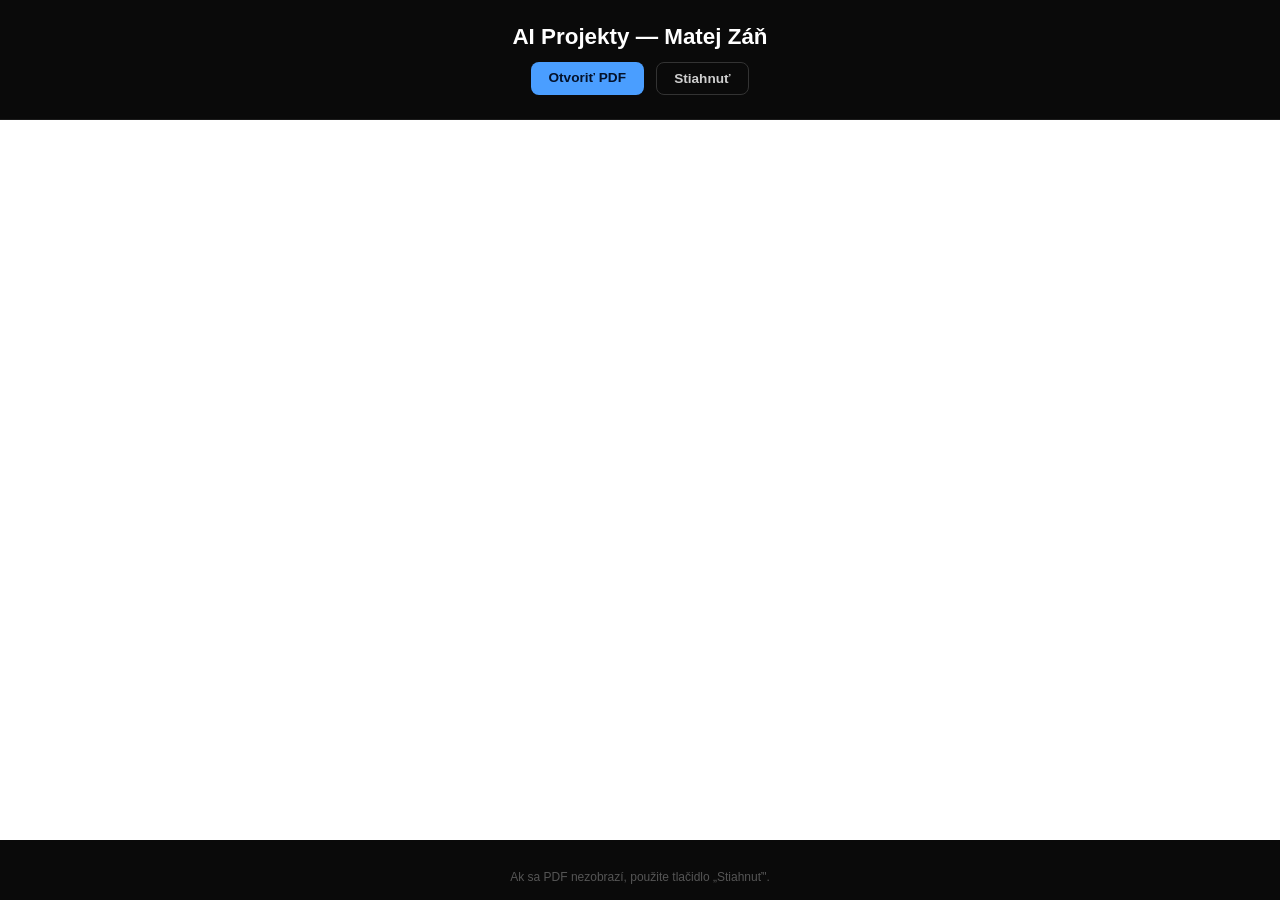
<file: ai-projekty/index.html>
<!DOCTYPE html>
<html lang="sk">
<head>
    <meta charset="UTF-8">
    <meta name="viewport" content="width=device-width, initial-scale=1.0">
    <title>AI Projekty — Matej Záň</title>
    <meta name="description" content="Prehľad AI projektov — Matej Záň.">
    <meta property="og:title" content="AI Projekty — Matej Záň">
    <meta property="og:description" content="Prehľad AI projektov — Matej Záň.">
    <meta property="og:type" content="website">
    <style>
        * { margin: 0; padding: 0; box-sizing: border-box; }
        body {
            font-family: -apple-system, BlinkMacSystemFont, 'Segoe UI', sans-serif;
            background: #0a0a0a;
            color: #e0e0e0;
            min-height: 100vh;
            display: flex;
            flex-direction: column;
        }
        header {
            padding: 1.5rem;
            text-align: center;
            border-bottom: 1px solid #1c1c1c;
        }
        header h1 {
            font-size: 1.4rem;
            color: #fff;
            margin-bottom: 0.75rem;
        }
        .actions {
            display: flex;
            gap: 0.75rem;
            justify-content: center;
            flex-wrap: wrap;
        }
        .btn {
            display: inline-block;
            padding: 0.5rem 1.1rem;
            border-radius: 8px;
            text-decoration: none;
            font-size: 0.85rem;
            font-weight: 600;
            transition: background 0.2s, border-color 0.2s;
        }
        .btn-primary {
            background: #4a9eff;
            color: #04122a;
        }
        .btn-primary:hover { background: #6fb2ff; }
        .btn-ghost {
            border: 1px solid #333;
            color: #cfcfcf;
        }
        .btn-ghost:hover { border-color: #555; }
        .viewer {
            flex: 1;
            width: 100%;
            min-height: 70vh;
        }
        .viewer iframe,
        .viewer embed {
            width: 100%;
            height: 100%;
            min-height: 80vh;
            border: 0;
            background: #fff;
        }
        footer {
            padding: 1rem;
            text-align: center;
            color: #555;
            font-size: 0.75rem;
        }
    </style>
</head>
<body>
    <header>
        <h1>AI Projekty — Matej Záň</h1>
        <div class="actions">
            <a class="btn btn-primary" href="ai-projekty-matej-zan.pdf" target="_blank" rel="noopener">Otvoriť PDF</a>
            <a class="btn btn-ghost" href="ai-projekty-matej-zan.pdf" download>Stiahnuť</a>
        </div>
    </header>

    <div class="viewer">
        <iframe src="ai-projekty-matej-zan.pdf" title="AI Projekty — Matej Záň">
            <p>Váš prehliadač nevie zobraziť PDF priamo.
            <a href="ai-projekty-matej-zan.pdf">Kliknite sem pre otvorenie PDF</a>.</p>
        </iframe>
    </div>

    <footer>
        Ak sa PDF nezobrazí, použite tlačidlo „Stiahnuť".
    </footer>
</body>
</html>
</file>
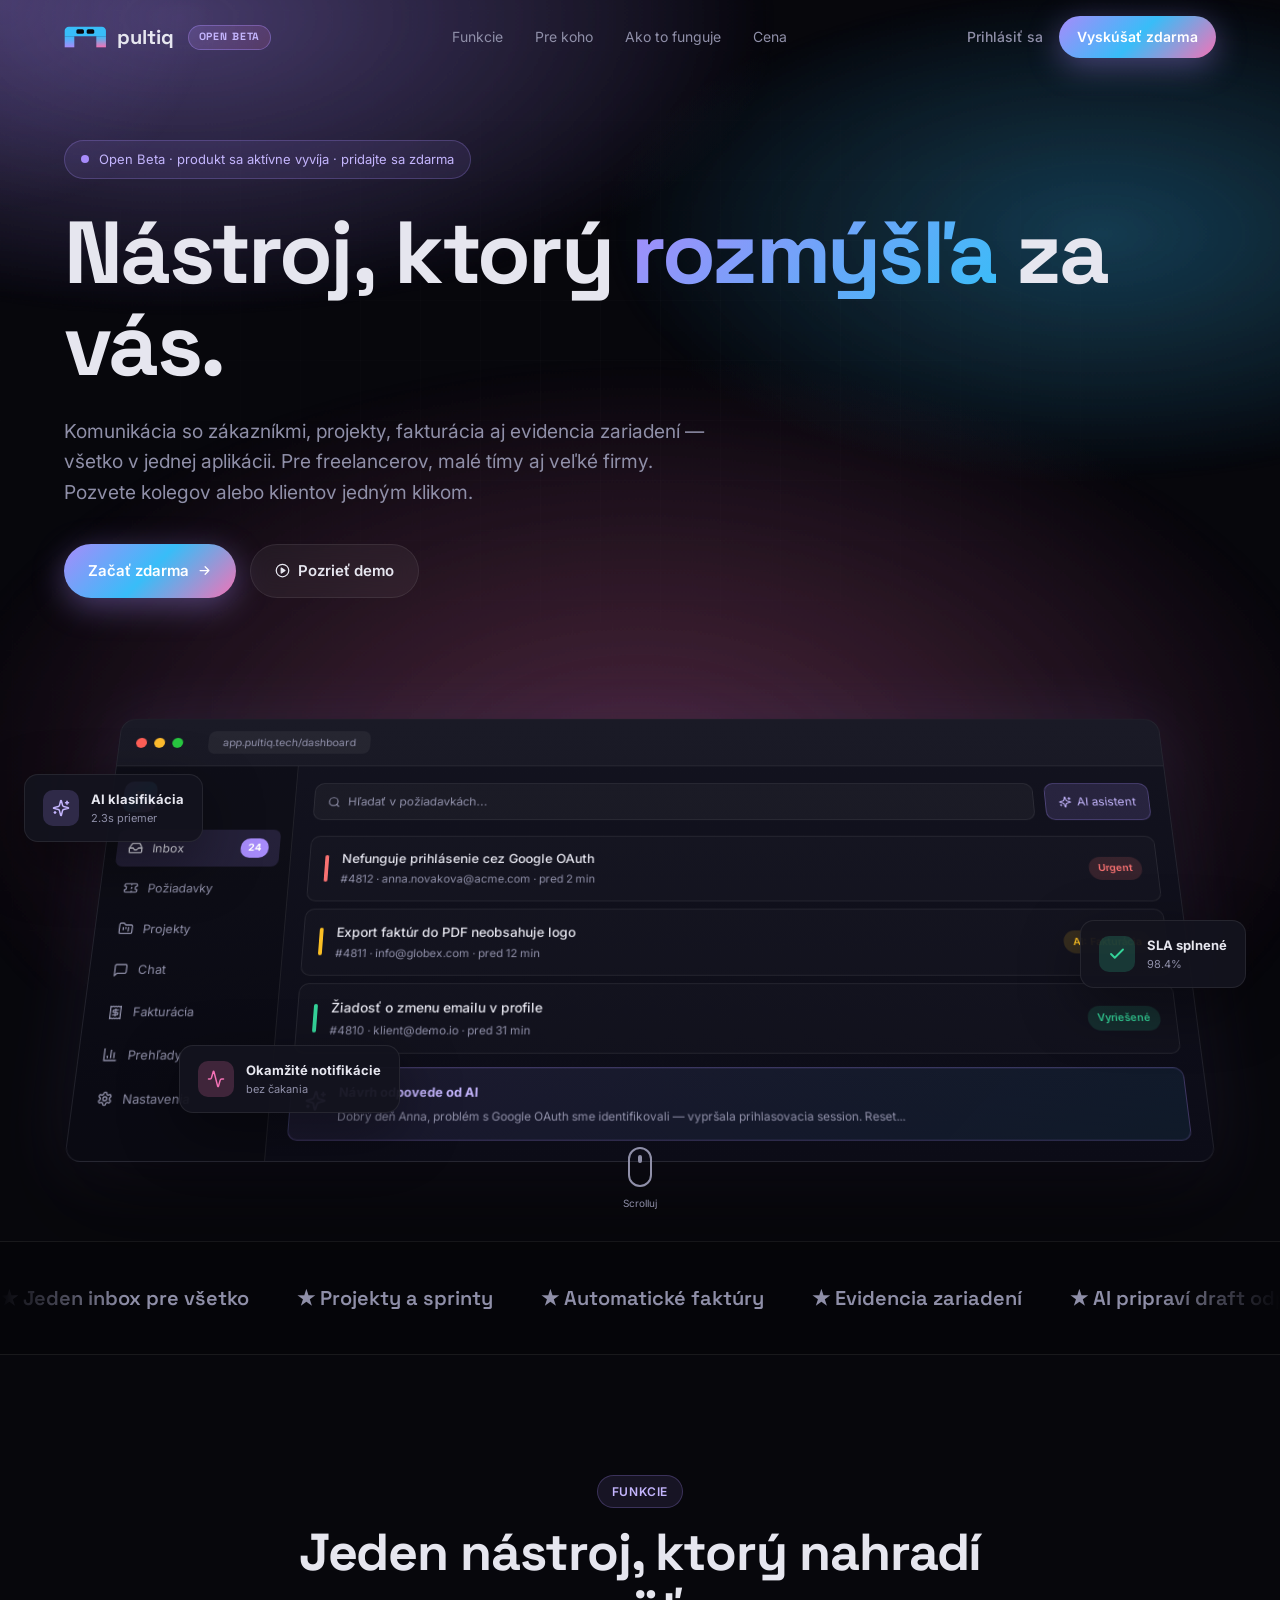
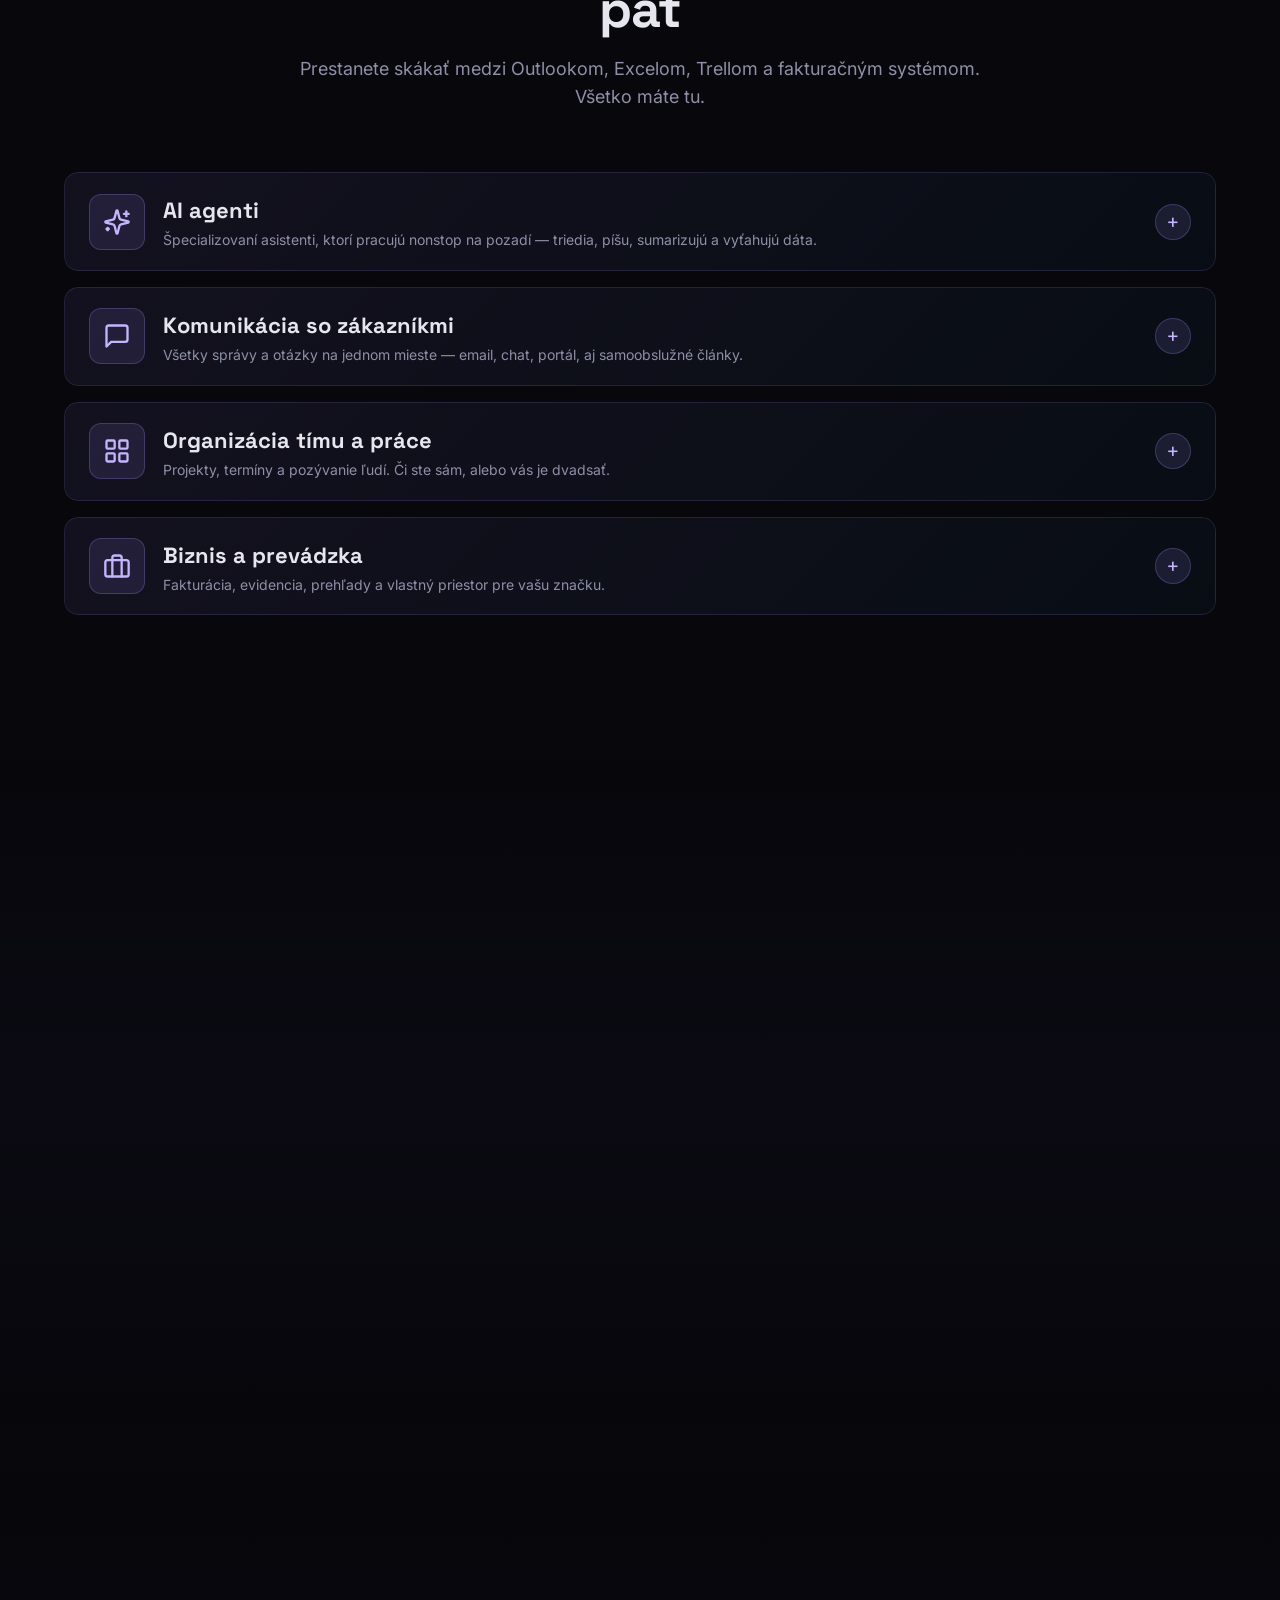
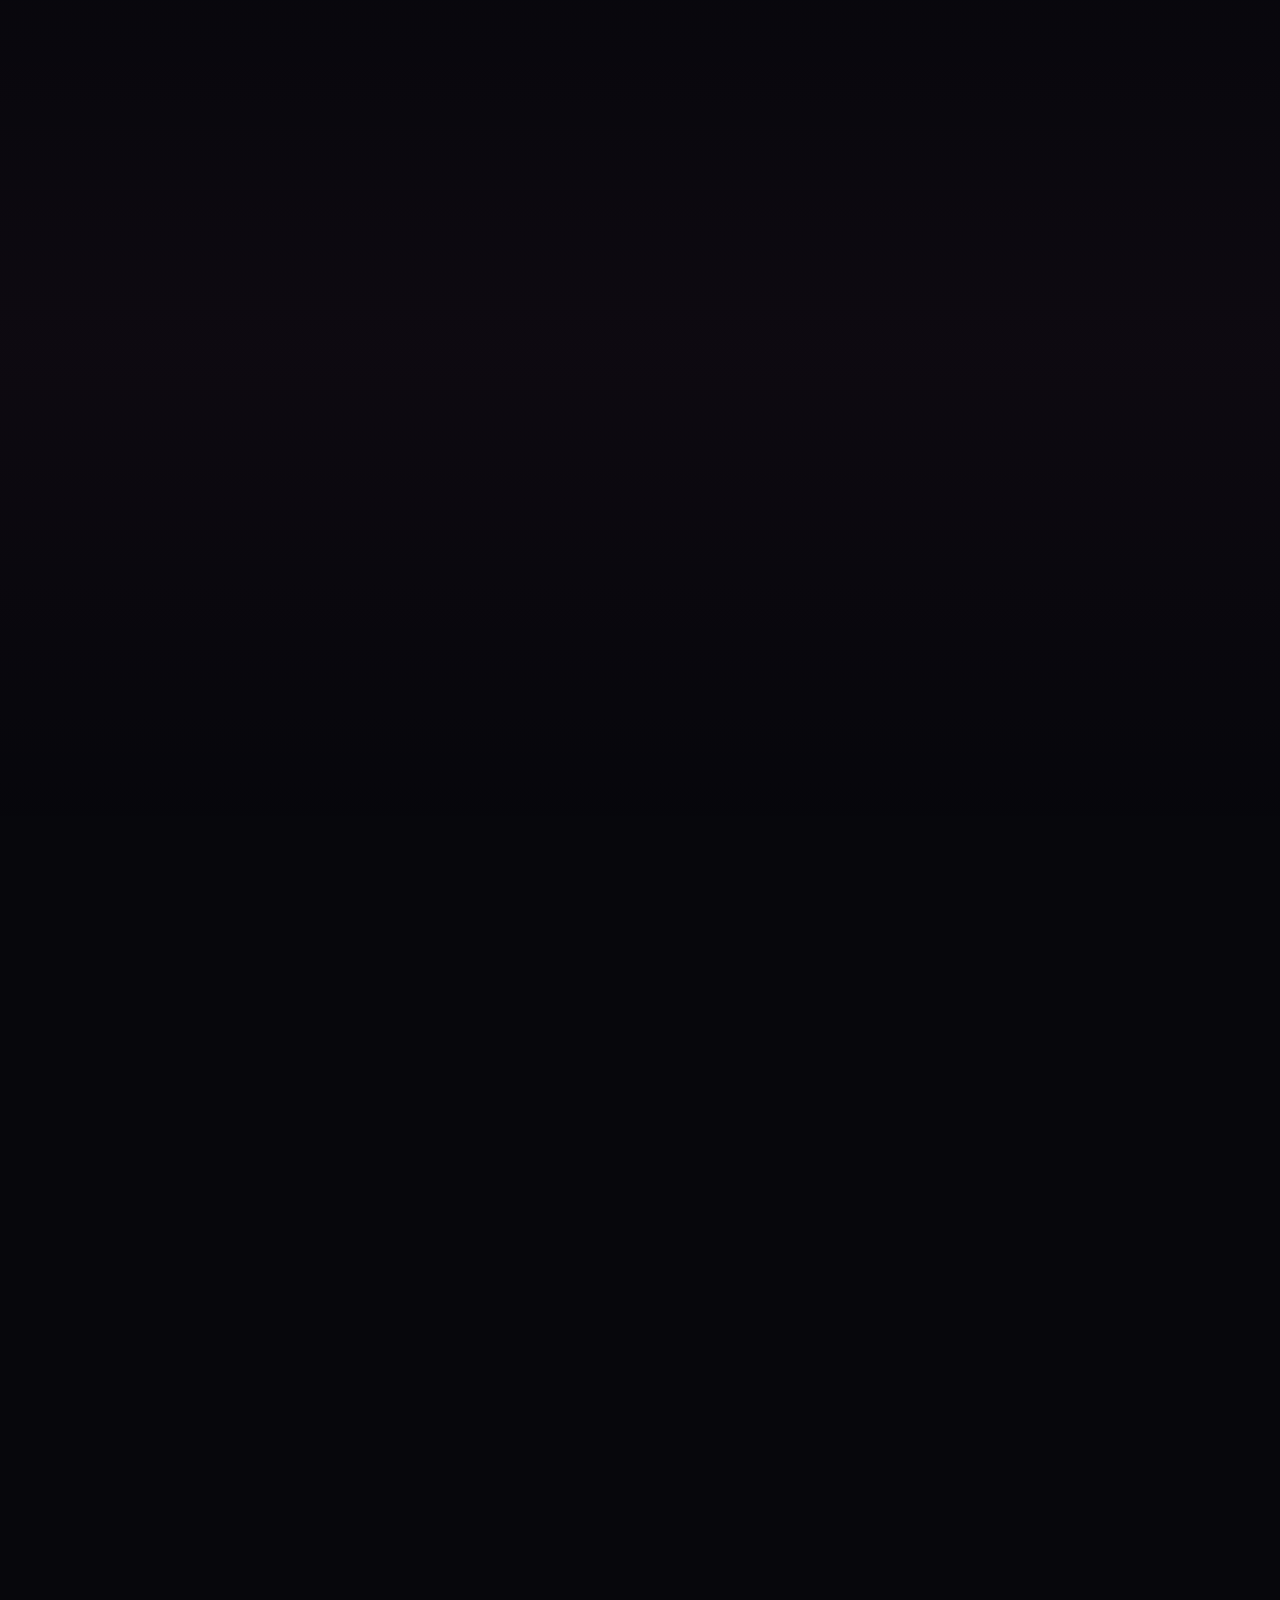
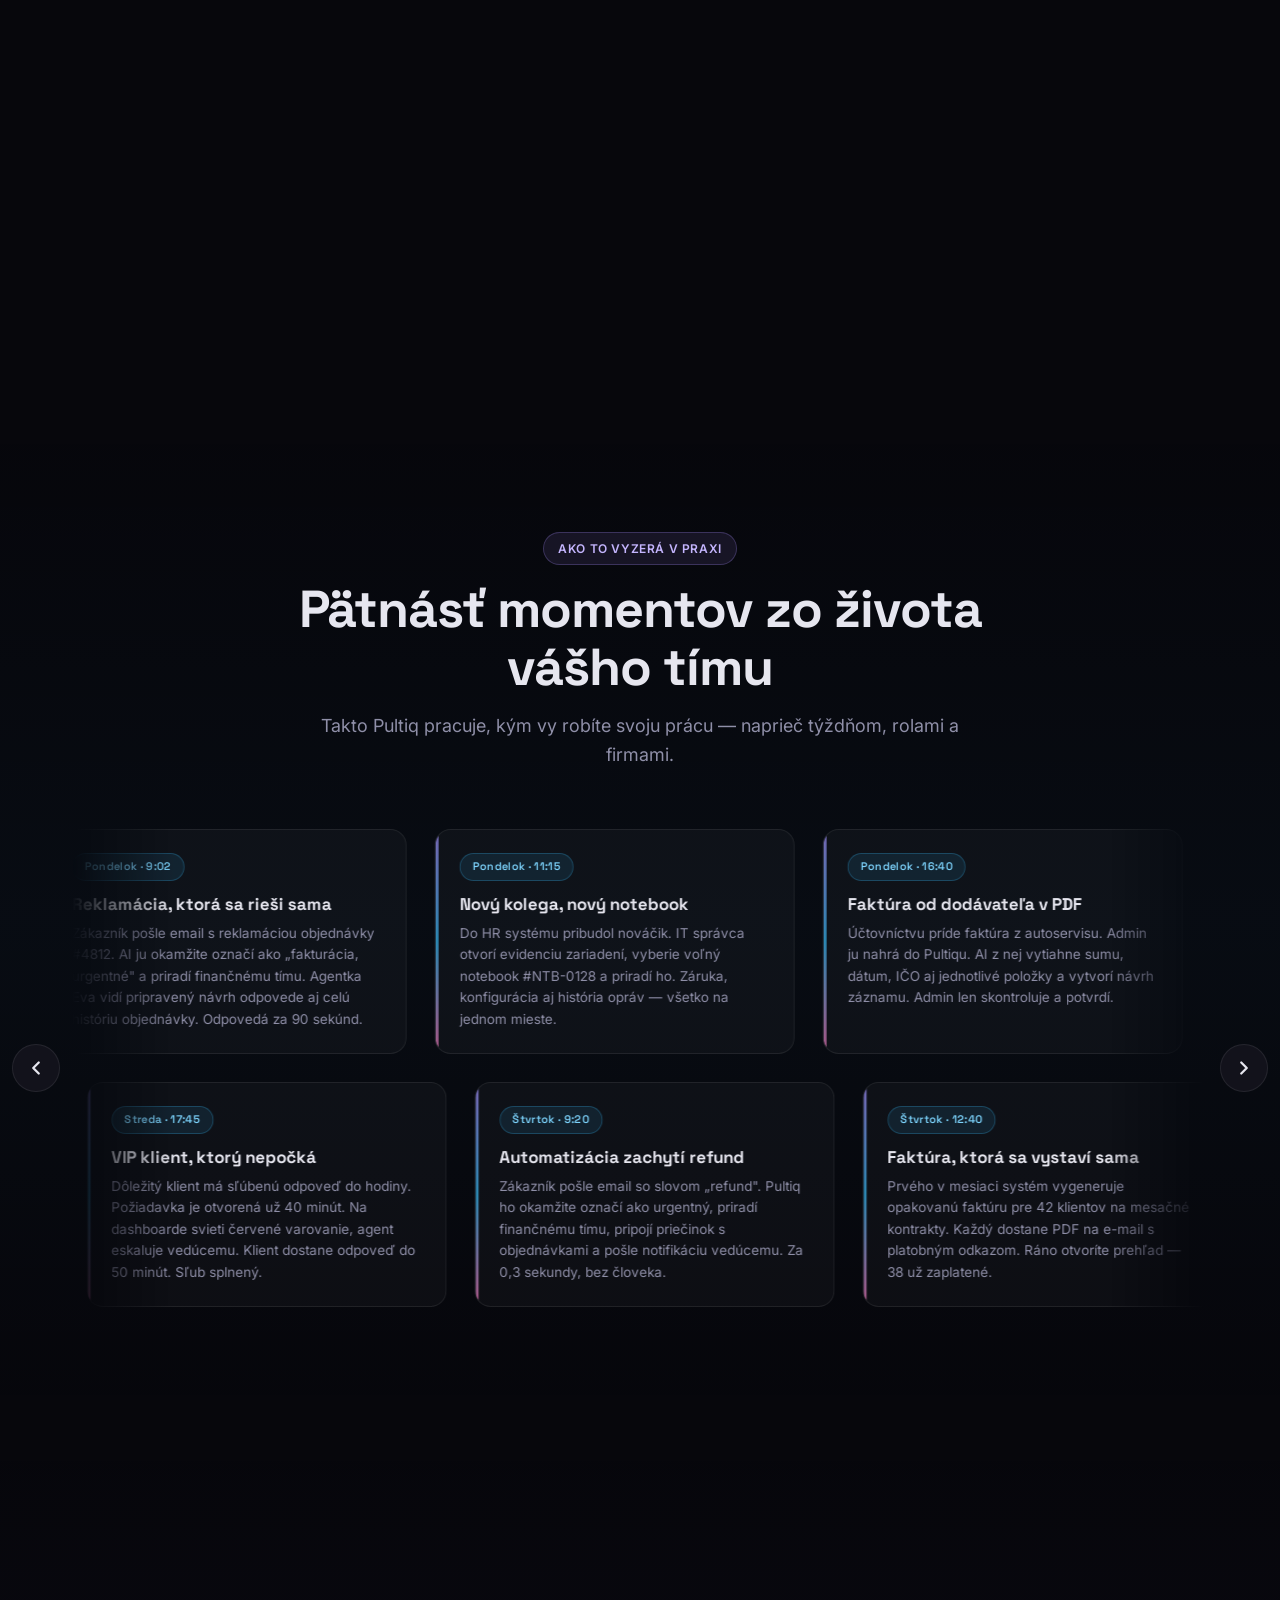
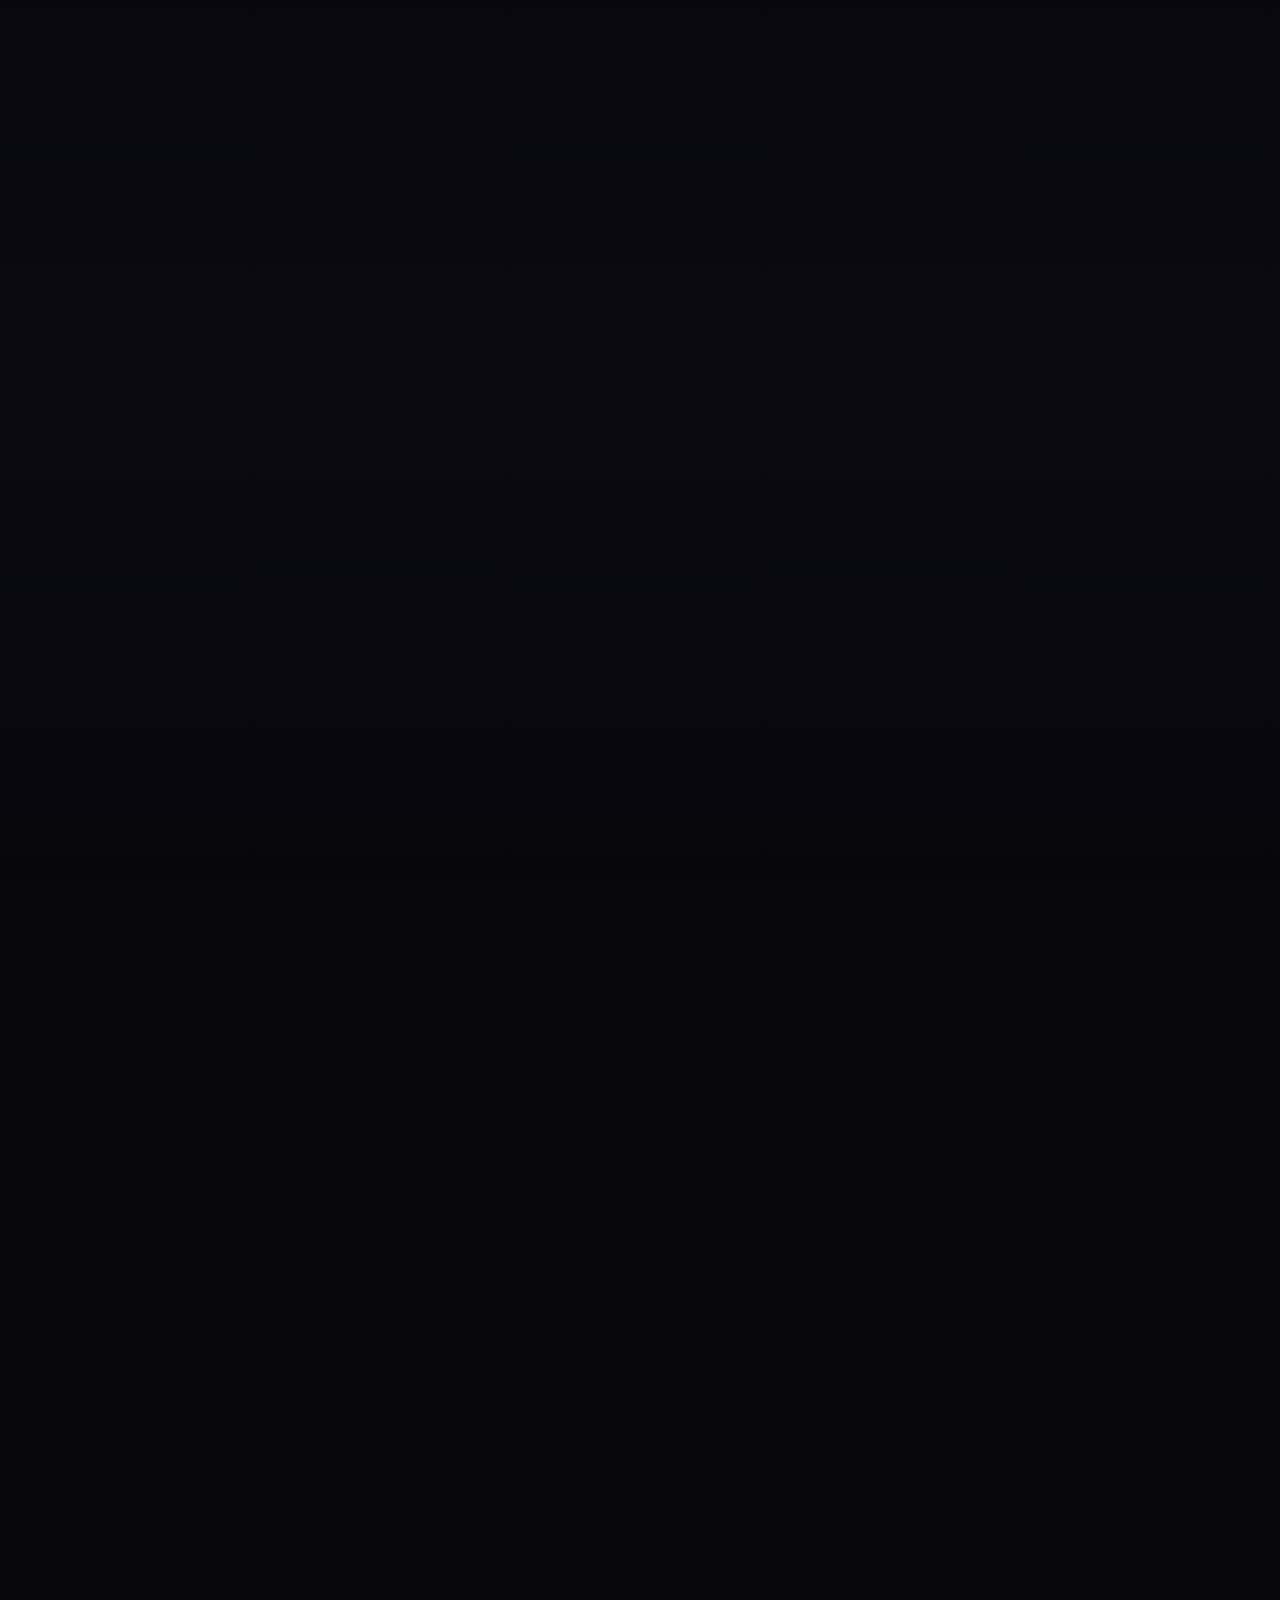
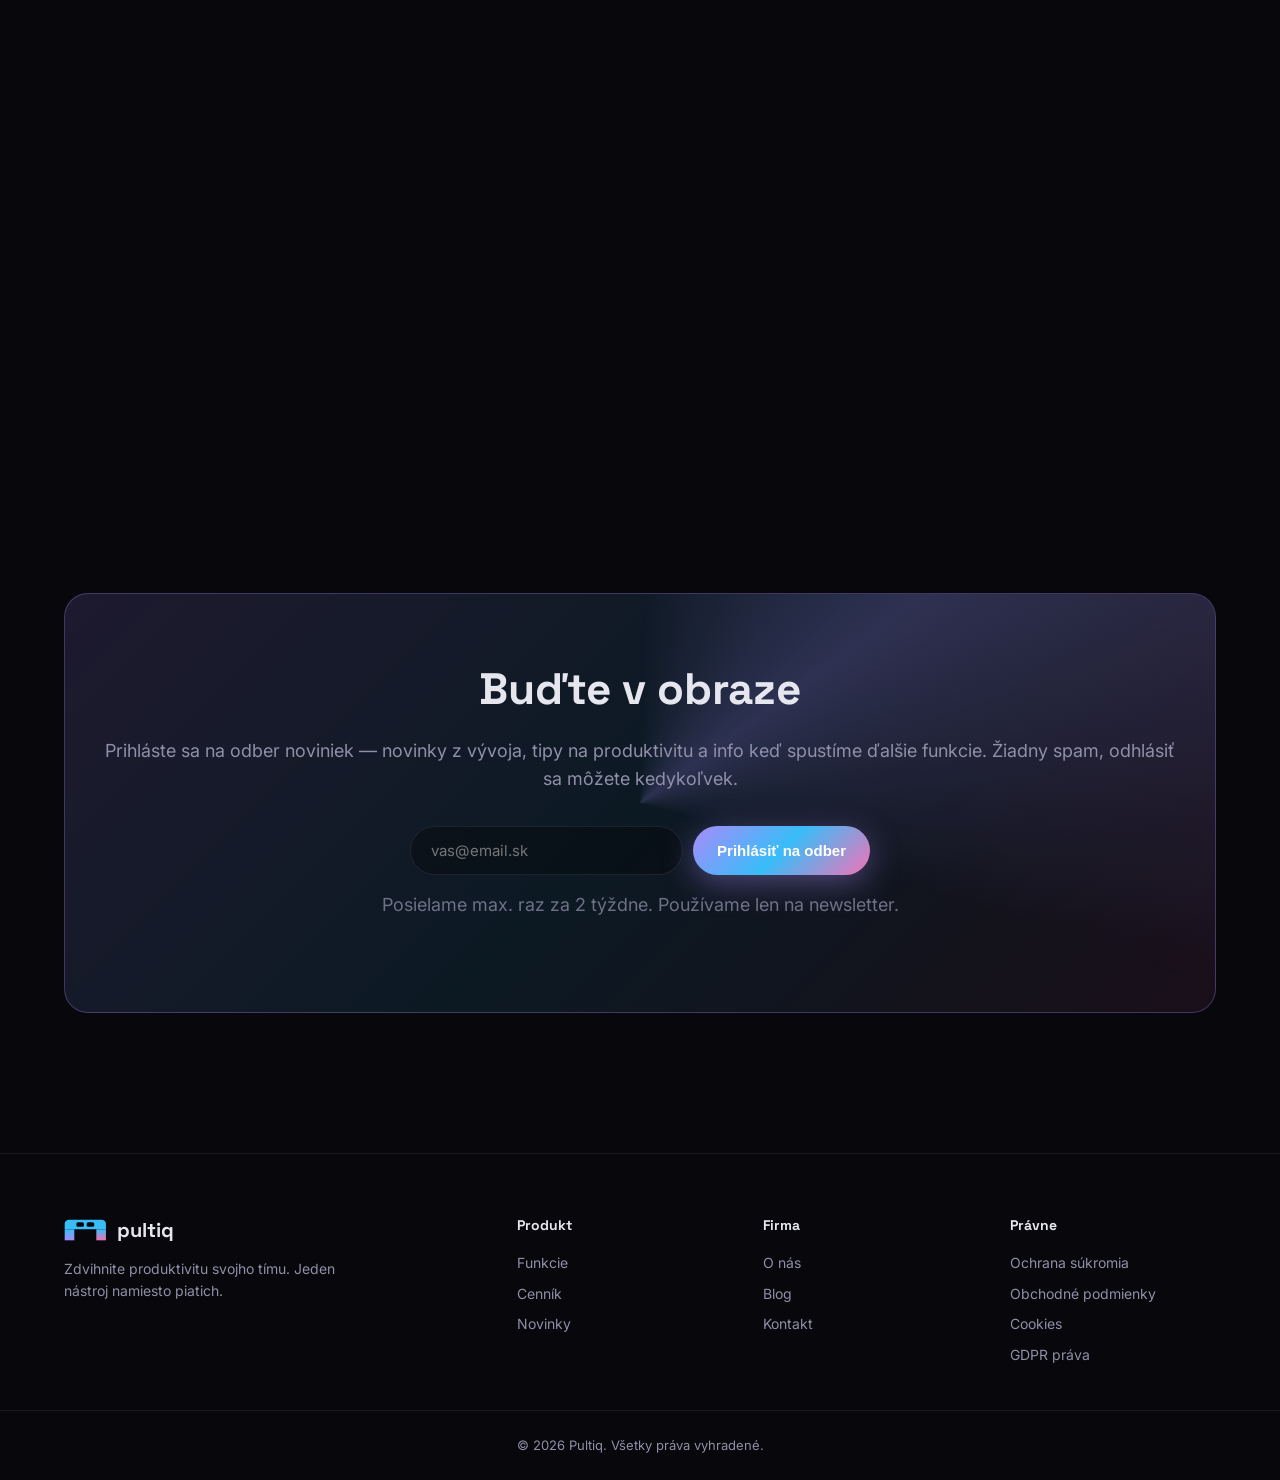
<file: www.pultiq.tech/index.html>
<!DOCTYPE html>
<html lang="sk">
<head>
<meta charset="UTF-8" />
<meta name="viewport" content="width=device-width, initial-scale=1.0" />
<title>Pultiq — AI helpdesk, projekty, fakturácia a evidencia zariadení v jednom | Open Beta zdarma</title>
<meta name="description" content="Pultiq nahrádza helpdesk, projektový manažér, CRM, fakturačný systém a evidenciu zariadení jedinou aplikáciou. AI agenti triedia požiadavky, píšu odpovede a extrahujú dáta z PDF. Pre freelancerov, e-shopy, SaaS firmy, agentúry aj interné IT. Slovenčina, Čeština, Angličtina, Nemčina. Open beta zdarma." />
<meta name="keywords" content="helpdesk, ticketing systém, AI asistent, zákaznícka podpora, projektový manažér, fakturácia, CRM, Slovensko, slovenský helpdesk, multi-tenant SaaS, live chat, SLA, knowledge base, asset management, time tracking" />
<meta name="author" content="Pultiq" />
<meta name="robots" content="index, follow, max-snippet:-1, max-image-preview:large, max-video-preview:-1" />
<link rel="canonical" href="https://www.pultiq.tech/" />

<!-- Open Graph -->
<meta property="og:type" content="website" />
<meta property="og:site_name" content="Pultiq" />
<meta property="og:url" content="https://www.pultiq.tech/" />
<meta property="og:title" content="Pultiq — AI nástroj, ktorý nahradí 5 iných" />
<meta property="og:description" content="Helpdesk s AI agentmi, projekty, fakturácia aj evidencia zariadení v jednej aplikácii. Pre freelancerov, e-shopy, SaaS aj firmy. Open beta zdarma." />
<meta property="og:image" content="https://www.pultiq.tech/og-image.png" />
<meta property="og:image:width" content="1200" />
<meta property="og:image:height" content="630" />
<meta property="og:image:type" content="image/png" />
<meta property="og:image:alt" content="Pultiq — AI nástroj, ktorý nahradí päť iných. Helpdesk, projekty, fakturácia, evidencia zariadení." />
<meta property="og:locale" content="sk_SK" />
<meta property="og:locale:alternate" content="cs_CZ" />
<meta property="og:locale:alternate" content="en_US" />
<meta property="og:locale:alternate" content="de_DE" />

<!-- Twitter -->
<meta name="twitter:card" content="summary_large_image" />
<meta name="twitter:title" content="Pultiq — AI nástroj, ktorý nahradí 5 iných" />
<meta name="twitter:description" content="Helpdesk s AI agentmi, projekty, fakturácia, evidencia zariadení. Open beta zdarma." />
<meta name="twitter:image" content="https://www.pultiq.tech/og-image.png" />
<meta name="twitter:image:alt" content="Pultiq — AI nástroj, ktorý nahradí päť iných." />

<!-- Theme / PWA-ish -->
<meta name="theme-color" content="#07070c" />
<meta name="color-scheme" content="dark" />

<!-- Search engine verifications (vyplň po pridaní domény do Search Console / Bing Webmaster Tools) -->
<!-- Google Search Console: https://search.google.com/search-console → Add property → vzor meta tagu skopíruj sem -->
<meta name="google-site-verification" content="REPLACE_WITH_GOOGLE_VERIFICATION_TOKEN" />
<!-- Bing Webmaster Tools: https://www.bing.com/webmasters → Add site -->
<meta name="msvalidate.01" content="REPLACE_WITH_BING_VERIFICATION_TOKEN" />
<!-- Yandex (voliteľné): <meta name="yandex-verification" content="..." /> -->

<!-- Privacy-friendly analytics via Plausible (žiadne cookies, žiadny banner) -->
<!-- Zaregistrujte sa na https://plausible.io, pridajte doménu pultiq.tech a script sa aktivuje -->
<script defer data-domain="pultiq.tech" src="https://plausible.io/js/script.outbound-links.js"></script>
<!-- Alternatíva: Umami (self-hosted). Odkomentujte a nahraďte data-website-id:
<script defer src="https://analytics.pultiq.tech/script.js" data-website-id="REPLACE_WITH_UMAMI_SITE_ID"></script>
-->

<link rel="preconnect" href="https://fonts.googleapis.com">
<link rel="preconnect" href="https://fonts.gstatic.com" crossorigin>
<link href="https://fonts.googleapis.com/css2?family=Inter:wght@300;400;500;600;700;800;900&family=Space+Grotesk:wght@400;500;700&display=swap" rel="stylesheet">
<link rel="icon" type="image/svg+xml" href="favicon.svg" />
<link rel="stylesheet" href="style.css" />

<!-- JSON-LD: Organization + SoftwareApplication + FAQPage -->
<script type="application/ld+json">
{
  "@context": "https://schema.org",
  "@graph": [
    {
      "@type": "Organization",
      "@id": "https://www.pultiq.tech/#organization",
      "name": "Pultiq",
      "url": "https://www.pultiq.tech/",
      "logo": {
        "@type": "ImageObject",
        "url": "https://www.pultiq.tech/favicon.svg",
        "width": 360,
        "height": 360
      },
      "description": "Pultiq je AI platforma pre zákaznícku komunikáciu, projekty, fakturáciu a evidenciu zariadení.",
      "foundingDate": "2026",
      "areaServed": ["SK", "CZ", "AT", "DE", "EU"],
      "availableLanguage": ["sk", "cs", "en", "de"],
      "contactPoint": {
        "@type": "ContactPoint",
        "contactType": "customer support",
        "email": "info@pultiq.tech",
        "availableLanguage": ["Slovak", "Czech", "English", "German"]
      }
    },
    {
      "@type": "WebSite",
      "@id": "https://www.pultiq.tech/#website",
      "url": "https://www.pultiq.tech/",
      "name": "Pultiq",
      "publisher": { "@id": "https://www.pultiq.tech/#organization" },
      "inLanguage": "sk-SK"
    },
    {
      "@type": "SoftwareApplication",
      "@id": "https://www.pultiq.tech/#software",
      "name": "Pultiq",
      "url": "https://www.pultiq.tech/",
      "applicationCategory": "BusinessApplication",
      "applicationSubCategory": "Helpdesk, Project Management, Invoicing, Asset Management, CRM",
      "operatingSystem": "Web, iOS, Android",
      "description": "Pultiq zjednocuje komunikáciu so zákazníkmi, správu projektov, fakturáciu a evidenciu zariadení do jednej aplikácie s AI agentmi. Multi-tenant SaaS so štyrmi jazykmi.",
      "softwareVersion": "2.0 (Open Beta)",
      "inLanguage": ["sk", "cs", "en", "de"],
      "offers": {
        "@type": "Offer",
        "price": "0",
        "priceCurrency": "EUR",
        "availability": "https://schema.org/InStock",
        "description": "Open beta — zdarma počas beta obdobia"
      },
      "featureList": [
        "AI agenti (triage, návrh odpovedí, sumarizácia, extrakcia dokumentov)",
        "Unified inbox (email + chat + portál)",
        "Projektový manažér so sprintami, míľnikmi a úlohami",
        "SLA engine s eskaláciami",
        "Automatizácie a makrá",
        "Knowledge base / návody pre zákazníkov",
        "Live chat widget",
        "Fakturácia z odpracovaných hodín + opakované faktúry",
        "AI extrakcia dát z PDF faktúr",
        "Evidencia zariadení (asset management)",
        "Time tracking / stopky",
        "Multi-tenant s vlastným brandingom",
        "Prehľady a analytika",
        "SSO / AD / LDAP prihlasovanie"
      ],
      "publisher": { "@id": "https://www.pultiq.tech/#organization" }
    },
    {
      "@type": "FAQPage",
      "mainEntity": [
        {
          "@type": "Question",
          "name": "Môžem začať ako freelancer a neskôr pridať tím?",
          "acceptedAnswer": {
            "@type": "Answer",
            "text": "Áno. Začnite sami s jedným účtom, keď budete chcieť, jednoducho pozvete kolegov e-mailom. Neprerábate nič — všetky projekty, klienti a faktúry zostávajú. Platíte len za aktívnych členov tímu."
          }
        },
        {
          "@type": "Question",
          "name": "Ako rýchlo viem začať používať Pultiq?",
          "acceptedAnswer": {
            "@type": "Answer",
            "text": "Registrácia trvá 2 minúty, základné nastavenie (logo, farby, prvý e-mail) ďalších 15. Prvú požiadavku viete prijať hneď — z e-mailu, chatu alebo ručne. Plné využitie všetkých funkcií (automatizácie, SLA, fakturácia) zaberie hodinu."
          }
        },
        {
          "@type": "Question",
          "name": "Môžem mať vlastnú doménu a logo?",
          "acceptedAnswer": {
            "@type": "Answer",
            "text": "Áno. Vlastná subdoména, logo, farby a e-mailové šablóny sú súčasťou Pro plánu. V Enterprise dostanete aj vlastný e-mail server a SSO cez Microsoft alebo Google."
          }
        },
        {
          "@type": "Question",
          "name": "Kde sú uložené moje dáta?",
          "acceptedAnswer": {
            "@type": "Answer",
            "text": "Servery v Európe (Frankfurt, Amsterdam), plne v súlade s GDPR. Šifrované spojenie, denné zálohovanie, SLA dostupnosť 99,9 %. Na Enterprise pláne je dostupné aj self-hosted nasadenie."
          }
        },
        {
          "@type": "Question",
          "name": "Podporujete slovenčinu a češtinu?",
          "acceptedAnswer": {
            "@type": "Answer",
            "text": "Áno, plne. Rozhranie, e-mailové notifikácie, návody aj AI asistent rozumejú a odpovedajú po slovensky, česky, anglicky a nemecky. Každý používateľ si volí svoj jazyk."
          }
        },
        {
          "@type": "Question",
          "name": "Viem si Pultiq vyskúšať bez platenia?",
          "acceptedAnswer": {
            "@type": "Answer",
            "text": "Počas Open Bety je Pultiq zdarma pre všetkých. Po spustení cenníka zostanete early-adopter so zvýhodnenou cenou natrvalo."
          }
        }
      ]
    }
  ]
}
</script>
</head>
<body>

<!-- SVG icon sprite (Lucide-style, stroke-based) -->
<svg width="0" height="0" style="position:absolute" aria-hidden="true">
  <defs>
    <symbol id="i-sparkles" viewBox="0 0 24 24" fill="none" stroke="currentColor" stroke-width="2" stroke-linecap="round" stroke-linejoin="round"><path d="M9.937 15.5A2 2 0 0 0 8.5 14.063l-6.135-1.582a.5.5 0 0 1 0-.962L8.5 9.936A2 2 0 0 0 9.937 8.5l1.582-6.135a.5.5 0 0 1 .963 0L14.063 8.5A2 2 0 0 0 15.5 9.937l6.135 1.582a.5.5 0 0 1 0 .962L15.5 14.063a2 2 0 0 0-1.437 1.437l-1.582 6.135a.5.5 0 0 1-.963 0z"/><path d="M20 3v4"/><path d="M22 5h-4"/><path d="M4 17v2"/><path d="M5 18H3"/></symbol>
    <symbol id="i-message" viewBox="0 0 24 24" fill="none" stroke="currentColor" stroke-width="2" stroke-linecap="round" stroke-linejoin="round"><path d="M21 15a2 2 0 0 1-2 2H7l-4 4V5a2 2 0 0 1 2-2h14a2 2 0 0 1 2 2z"/></symbol>
    <symbol id="i-mail" viewBox="0 0 24 24" fill="none" stroke="currentColor" stroke-width="2" stroke-linecap="round" stroke-linejoin="round"><rect width="20" height="16" x="2" y="4" rx="2"/><path d="m22 7-8.97 5.7a1.94 1.94 0 0 1-2.06 0L2 7"/></symbol>
    <symbol id="i-book" viewBox="0 0 24 24" fill="none" stroke="currentColor" stroke-width="2" stroke-linecap="round" stroke-linejoin="round"><path d="M12 7v14"/><path d="M3 18a1 1 0 0 1-1-1V4a1 1 0 0 1 1-1h5a4 4 0 0 1 4 4 4 4 0 0 1 4-4h5a1 1 0 0 1 1 1v13a1 1 0 0 1-1 1h-6a3 3 0 0 0-3 3 3 3 0 0 0-3-3z"/></symbol>
    <symbol id="i-folder" viewBox="0 0 24 24" fill="none" stroke="currentColor" stroke-width="2" stroke-linecap="round" stroke-linejoin="round"><path d="M20 20a2 2 0 0 0 2-2V8a2 2 0 0 0-2-2h-7.9a2 2 0 0 1-1.69-.9L9.6 3.9A2 2 0 0 0 7.93 3H4a2 2 0 0 0-2 2v13a2 2 0 0 0 2 2Z"/><path d="M8 10v4"/><path d="M12 10v2"/><path d="M16 10v6"/></symbol>
    <symbol id="i-clock" viewBox="0 0 24 24" fill="none" stroke="currentColor" stroke-width="2" stroke-linecap="round" stroke-linejoin="round"><circle cx="12" cy="12" r="10"/><polyline points="12 6 12 12 16 14"/></symbol>
    <symbol id="i-zap" viewBox="0 0 24 24" fill="none" stroke="currentColor" stroke-width="2" stroke-linecap="round" stroke-linejoin="round"><path d="M4 14a1 1 0 0 1-.78-1.63l9.9-10.2a.5.5 0 0 1 .86.46l-1.92 6.02A1 1 0 0 0 13 10h7a1 1 0 0 1 .78 1.63l-9.9 10.2a.5.5 0 0 1-.86-.46l1.92-6.02A1 1 0 0 0 11 14z"/></symbol>
    <symbol id="i-timer" viewBox="0 0 24 24" fill="none" stroke="currentColor" stroke-width="2" stroke-linecap="round" stroke-linejoin="round"><line x1="10" x2="14" y1="2" y2="2"/><line x1="12" x2="15" y1="14" y2="11"/><circle cx="12" cy="14" r="8"/></symbol>
    <symbol id="i-receipt" viewBox="0 0 24 24" fill="none" stroke="currentColor" stroke-width="2" stroke-linecap="round" stroke-linejoin="round"><path d="M4 2v20l2-1 2 1 2-1 2 1 2-1 2 1 2-1 2 1V2l-2 1-2-1-2 1-2-1-2 1-2-1-2 1Z"/><path d="M16 8h-6a2 2 0 1 0 0 4h4a2 2 0 1 1 0 4H8"/><path d="M12 17.5v-11"/></symbol>
    <symbol id="i-monitor" viewBox="0 0 24 24" fill="none" stroke="currentColor" stroke-width="2" stroke-linecap="round" stroke-linejoin="round"><rect width="20" height="14" x="2" y="3" rx="2"/><line x1="8" x2="16" y1="21" y2="21"/><line x1="12" x2="12" y1="17" y2="21"/></symbol>
    <symbol id="i-chart" viewBox="0 0 24 24" fill="none" stroke="currentColor" stroke-width="2" stroke-linecap="round" stroke-linejoin="round"><path d="M3 3v18h18"/><path d="M18 17V9"/><path d="M13 17V5"/><path d="M8 17v-3"/></symbol>
    <symbol id="i-building" viewBox="0 0 24 24" fill="none" stroke="currentColor" stroke-width="2" stroke-linecap="round" stroke-linejoin="round"><path d="M6 22V4a2 2 0 0 1 2-2h8a2 2 0 0 1 2 2v18Z"/><path d="M6 12H4a2 2 0 0 0-2 2v6a2 2 0 0 0 2 2h2"/><path d="M18 9h2a2 2 0 0 1 2 2v9a2 2 0 0 1-2 2h-2"/><path d="M10 6h4"/><path d="M10 10h4"/><path d="M10 14h4"/><path d="M10 18h4"/></symbol>
    <symbol id="i-grid" viewBox="0 0 24 24" fill="none" stroke="currentColor" stroke-width="2" stroke-linecap="round" stroke-linejoin="round"><rect width="7" height="7" x="3" y="3" rx="1"/><rect width="7" height="7" x="14" y="3" rx="1"/><rect width="7" height="7" x="14" y="14" rx="1"/><rect width="7" height="7" x="3" y="14" rx="1"/></symbol>
    <symbol id="i-briefcase" viewBox="0 0 24 24" fill="none" stroke="currentColor" stroke-width="2" stroke-linecap="round" stroke-linejoin="round"><rect width="20" height="14" x="2" y="7" rx="2" ry="2"/><path d="M16 21V5a2 2 0 0 0-2-2h-4a2 2 0 0 0-2 2v16"/></symbol>
    <symbol id="i-user" viewBox="0 0 24 24" fill="none" stroke="currentColor" stroke-width="2" stroke-linecap="round" stroke-linejoin="round"><path d="M19 21v-2a4 4 0 0 0-4-4H9a4 4 0 0 0-4 4v2"/><circle cx="12" cy="7" r="4"/></symbol>
    <symbol id="i-bag" viewBox="0 0 24 24" fill="none" stroke="currentColor" stroke-width="2" stroke-linecap="round" stroke-linejoin="round"><path d="M6 2 3 6v14a2 2 0 0 0 2 2h14a2 2 0 0 0 2-2V6l-3-4Z"/><path d="M3 6h18"/><path d="M16 10a4 4 0 0 1-8 0"/></symbol>
    <symbol id="i-code" viewBox="0 0 24 24" fill="none" stroke="currentColor" stroke-width="2" stroke-linecap="round" stroke-linejoin="round"><path d="m18 16 4-4-4-4"/><path d="m6 8-4 4 4 4"/><path d="m14.5 4-5 16"/></symbol>
    <symbol id="i-office" viewBox="0 0 24 24" fill="none" stroke="currentColor" stroke-width="2" stroke-linecap="round" stroke-linejoin="round"><rect width="16" height="20" x="4" y="2" rx="2" ry="2"/><path d="M9 22v-4h6v4"/><path d="M8 6h.01"/><path d="M16 6h.01"/><path d="M12 6h.01"/><path d="M12 10h.01"/><path d="M12 14h.01"/><path d="M16 10h.01"/><path d="M16 14h.01"/><path d="M8 10h.01"/><path d="M8 14h.01"/></symbol>
    <symbol id="i-server" viewBox="0 0 24 24" fill="none" stroke="currentColor" stroke-width="2" stroke-linecap="round" stroke-linejoin="round"><rect width="20" height="8" x="2" y="2" rx="2" ry="2"/><rect width="20" height="8" x="2" y="14" rx="2" ry="2"/><line x1="6" x2="6.01" y1="6" y2="6"/><line x1="6" x2="6.01" y1="18" y2="18"/></symbol>
    <symbol id="i-inbox" viewBox="0 0 24 24" fill="none" stroke="currentColor" stroke-width="2" stroke-linecap="round" stroke-linejoin="round"><polyline points="22 12 16 12 14 15 10 15 8 12 2 12"/><path d="M5.45 5.11 2 12v6a2 2 0 0 0 2 2h16a2 2 0 0 0 2-2v-6l-3.45-6.89A2 2 0 0 0 16.76 4H7.24a2 2 0 0 0-1.79 1.11z"/></symbol>
    <symbol id="i-ticket" viewBox="0 0 24 24" fill="none" stroke="currentColor" stroke-width="2" stroke-linecap="round" stroke-linejoin="round"><path d="M2 9a3 3 0 1 1 0 6v2a2 2 0 0 0 2 2h16a2 2 0 0 0 2-2v-2a3 3 0 1 1 0-6V7a2 2 0 0 0-2-2H4a2 2 0 0 0-2 2Z"/><path d="M13 5v2"/><path d="M13 17v2"/><path d="M13 11v2"/></symbol>
    <symbol id="i-settings" viewBox="0 0 24 24" fill="none" stroke="currentColor" stroke-width="2" stroke-linecap="round" stroke-linejoin="round"><path d="M12.22 2h-.44a2 2 0 0 0-2 2v.18a2 2 0 0 1-1 1.73l-.43.25a2 2 0 0 1-2 0l-.15-.08a2 2 0 0 0-2.73.73l-.22.38a2 2 0 0 0 .73 2.73l.15.1a2 2 0 0 1 1 1.72v.51a2 2 0 0 1-1 1.74l-.15.09a2 2 0 0 0-.73 2.73l.22.38a2 2 0 0 0 2.73.73l.15-.08a2 2 0 0 1 2 0l.43.25a2 2 0 0 1 1 1.73V20a2 2 0 0 0 2 2h.44a2 2 0 0 0 2-2v-.18a2 2 0 0 1 1-1.73l.43-.25a2 2 0 0 1 2 0l.15.08a2 2 0 0 0 2.73-.73l.22-.39a2 2 0 0 0-.73-2.73l-.15-.08a2 2 0 0 1-1-1.74v-.5a2 2 0 0 1 1-1.74l.15-.09a2 2 0 0 0 .73-2.73l-.22-.38a2 2 0 0 0-2.73-.73l-.15.08a2 2 0 0 1-2 0l-.43-.25a2 2 0 0 1-1-1.73V4a2 2 0 0 0-2-2z"/><circle cx="12" cy="12" r="3"/></symbol>
    <symbol id="i-search" viewBox="0 0 24 24" fill="none" stroke="currentColor" stroke-width="2" stroke-linecap="round" stroke-linejoin="round"><circle cx="11" cy="11" r="8"/><path d="m21 21-4.3-4.3"/></symbol>
    <symbol id="i-check" viewBox="0 0 24 24" fill="none" stroke="currentColor" stroke-width="2.5" stroke-linecap="round" stroke-linejoin="round"><polyline points="20 6 9 17 4 12"/></symbol>
    <symbol id="i-activity" viewBox="0 0 24 24" fill="none" stroke="currentColor" stroke-width="2" stroke-linecap="round" stroke-linejoin="round"><path d="M22 12h-2.48a2 2 0 0 0-1.93 1.46l-2.35 8.36a.5.5 0 0 1-.96 0L9.24 2.18a.5.5 0 0 0-.96 0l-2.35 8.36A2 2 0 0 1 4 12H2"/></symbol>
    <symbol id="i-arrow-right" viewBox="0 0 24 24" fill="none" stroke="currentColor" stroke-width="2" stroke-linecap="round" stroke-linejoin="round"><path d="M5 12h14M13 6l6 6-6 6"/></symbol>
    <symbol id="i-play" viewBox="0 0 24 24" fill="none" stroke="currentColor" stroke-width="2" stroke-linecap="round" stroke-linejoin="round"><circle cx="12" cy="12" r="10"/><polygon points="10 8 16 12 10 16 10 8" fill="currentColor"/></symbol>
  </defs>
</svg>

<!-- Animated gradient background -->
<div class="bg-gradient"></div>
<div class="bg-grid"></div>
<div class="cursor-glow"></div>

<!-- Navigation -->
<nav class="nav">
  <div class="nav-inner">
    <a href="#" class="logo">
      <span class="logo-mark">
        <svg viewBox="25 45 310 160" xmlns="http://www.w3.org/2000/svg">
          <defs>
            <linearGradient id="navLL" x1="0%" y1="100%" x2="0%" y2="0%"><stop offset="0%" stop-color="#a78bfa"/><stop offset="100%" stop-color="#38bdf8"/></linearGradient>
            <linearGradient id="navRL" x1="0%" y1="100%" x2="0%" y2="0%"><stop offset="0%" stop-color="#f472b6"/><stop offset="100%" stop-color="#38bdf8"/></linearGradient>
          </defs>
          <path d="M 30 120 L 30 80 A 30 30 0 0 1 60 50 L 300 50 A 30 30 0 0 1 330 80 L 330 120 Z" fill="#38bdf8"/>
          <rect x="30" y="120" width="70" height="80" fill="url(#navLL)"/>
          <rect x="260" y="120" width="70" height="80" fill="url(#navRL)"/>
          <rect x="115" y="68" width="55" height="34" rx="12" fill="#07070c"/>
          <rect x="190" y="68" width="55" height="34" rx="12" fill="#07070c"/>
        </svg>
      </span>
      <span>pultiq</span>
      <span class="beta-pill">Open Beta</span>
    </a>
    <ul class="nav-links">
      <li><a href="#features">Funkcie</a></li>
      <li><a href="#stack">Pre koho</a></li>
      <li><a href="#workflow">Ako to funguje</a></li>
      <li><a href="#pricing">Cena</a></li>
    </ul>
    <div class="nav-actions">
      <a href="/login" class="nav-signin">Prihlásiť sa</a>
      <a href="/register" class="btn btn-primary btn-sm">Vyskúšať zdarma</a>
    </div>
  </div>
</nav>

<!-- HERO -->
<section class="hero">
  <div class="container">
    <div class="hero-badge reveal">
      <span class="pulse-dot"></span>
      <span>Open Beta · produkt sa aktívne vyvíja · pridajte sa zdarma</span>
    </div>
    <h1 class="hero-title">
      <span class="word">Nástroj,</span>
      <span class="word">ktorý</span>
      <span class="word grad">rozmýšľa</span>
      <span class="word">za</span>
      <span class="word">vás.</span>
    </h1>
    <p class="hero-sub reveal">
      Komunikácia so zákazníkmi, projekty, fakturácia aj evidencia zariadení — všetko v jednej aplikácii.
      Pre freelancerov, malé tímy aj veľké firmy. Pozvete kolegov alebo klientov jedným klikom.
    </p>
    <div class="hero-ctas reveal">
      <a href="#cta" class="btn btn-primary">
        Začať zdarma
        <svg class="icon" width="18" height="18"><use href="#i-arrow-right"/></svg>
      </a>
      <a href="#demo" class="btn btn-ghost">
        <svg class="icon" width="18" height="18"><use href="#i-play"/></svg>
        Pozrieť demo
      </a>
    </div>

    <!-- Dashboard mockup -->
    <div class="hero-visual reveal">
      <div class="window">
        <div class="window-bar">
          <span class="dot red"></span><span class="dot yel"></span><span class="dot grn"></span>
          <div class="url-pill">app.pultiq.tech/dashboard</div>
        </div>
        <div class="window-body">
          <aside class="mock-side">
            <div class="mock-logo">P</div>
            <div class="mock-nav-item active"><svg class="icon"><use href="#i-inbox"/></svg><span>Inbox</span><span class="badge">24</span></div>
            <div class="mock-nav-item"><svg class="icon"><use href="#i-ticket"/></svg><span>Požiadavky</span></div>
            <div class="mock-nav-item"><svg class="icon"><use href="#i-folder"/></svg><span>Projekty</span></div>
            <div class="mock-nav-item"><svg class="icon"><use href="#i-message"/></svg><span>Chat</span></div>
            <div class="mock-nav-item"><svg class="icon"><use href="#i-receipt"/></svg><span>Fakturácia</span></div>
            <div class="mock-nav-item"><svg class="icon"><use href="#i-chart"/></svg><span>Prehľady</span></div>
            <div class="mock-nav-item"><svg class="icon"><use href="#i-settings"/></svg><span>Nastavenia</span></div>
          </aside>
          <div class="mock-main">
            <div class="mock-toolbar">
              <div class="mock-search"><svg class="icon"><use href="#i-search"/></svg><span>Hľadať v požiadavkách...</span></div>
              <div class="mock-pill"><svg class="icon"><use href="#i-sparkles"/></svg><span>AI asistent</span></div>
            </div>
            <div class="mock-ticket urgent">
              <div class="mock-prio p-high"></div>
              <div>
                <div class="mock-subj">Nefunguje prihlásenie cez Google OAuth</div>
                <div class="mock-meta">#4812 · anna.novakova@acme.com · pred 2 min</div>
              </div>
              <div class="mock-tag tag-red">Urgent</div>
            </div>
            <div class="mock-ticket">
              <div class="mock-prio p-med"></div>
              <div>
                <div class="mock-subj">Export faktúr do PDF neobsahuje logo</div>
                <div class="mock-meta">#4811 · info@globex.com · pred 12 min</div>
              </div>
              <div class="mock-tag tag-amber">AI: Fakturácia</div>
            </div>
            <div class="mock-ticket">
              <div class="mock-prio p-low"></div>
              <div>
                <div class="mock-subj">Žiadosť o zmenu emailu v profile</div>
                <div class="mock-meta">#4810 · klient@demo.io · pred 31 min</div>
              </div>
              <div class="mock-tag tag-green">Vyriešené</div>
            </div>
            <div class="mock-ai">
              <div class="mock-ai-icon"><svg class="icon"><use href="#i-sparkles"/></svg></div>
              <div>
                <div class="mock-ai-title">Návrh odpovede od AI</div>
                <div class="mock-ai-body">Dobrý deň Anna, problém s Google OAuth sme identifikovali — vypršala prihlasovacia session. Reset...</div>
              </div>
            </div>
          </div>
        </div>
      </div>
      <div class="floating-card fc-1">
        <div class="fc-icon"><svg class="icon"><use href="#i-sparkles"/></svg></div>
        <div><strong>AI klasifikácia</strong><span>2.3s priemer</span></div>
      </div>
      <div class="floating-card fc-2">
        <div class="fc-icon green"><svg class="icon"><use href="#i-check"/></svg></div>
        <div><strong>SLA splnené</strong><span>98.4%</span></div>
      </div>
      <div class="floating-card fc-3">
        <div class="fc-icon purple"><svg class="icon"><use href="#i-activity"/></svg></div>
        <div><strong>Okamžité notifikácie</strong><span>bez čakania</span></div>
      </div>
    </div>
  </div>

  <!-- Scroll indicator -->
  <div class="scroll-hint">
    <span></span>
    <small>Scrolluj</small>
  </div>
</section>

<!-- Benefit ticker -->
<section class="ticker-section">
  <div class="ticker">
    <div class="ticker-track">
      <span>★ Jeden inbox pre všetko</span><span>★ Projekty a sprinty</span><span>★ Automatické faktúry</span><span>★ Evidencia zariadení</span><span>★ AI pripraví draft odpovede</span><span>★ Stopky na úlohy</span><span>★ Automatické eskalácie</span><span>★ Vlastný branding</span><span>★ SK · CS · EN · DE</span>
      <span>★ Jeden inbox pre všetko</span><span>★ Projekty a sprinty</span><span>★ Automatické faktúry</span><span>★ Evidencia zariadení</span><span>★ AI pripraví draft odpovede</span><span>★ Stopky na úlohy</span><span>★ Automatické eskalácie</span><span>★ Vlastný branding</span><span>★ SK · CS · EN · DE</span>
    </div>
  </div>
</section>

<!-- FEATURES -->
<section class="section" id="features">
  <div class="container">
    <div class="section-head reveal">
      <div class="eyebrow">Funkcie</div>
      <h2>Jeden nástroj, ktorý nahradí päť</h2>
      <p>Prestanete skákať medzi Outlookom, Excelom, Trellom a fakturačným systémom. Všetko máte tu.</p>
    </div>

    <!-- Category: AI agents -->
    <details class="feature-cat reveal">
      <summary class="cat-head">
        <span class="cat-icon"><svg class="icon"><use href="#i-sparkles"/></svg></span>
        <div>
          <h3>AI agenti</h3>
          <p>Špecializovaní asistenti, ktorí pracujú nonstop na pozadí — triedia, píšu, sumarizujú a vyťahujú dáta.</p>
        </div>
        <span class="cat-toggle" aria-hidden="true">+</span>
      </summary>
      <div class="feature-grid">
        <article class="feature reveal">
          <div class="feature-icon"><svg class="icon"><use href="#i-zap"/></svg></div>
          <h3>Triage agent</h3>
          <p>Každú prichádzajúcu požiadavku zatriedi do kategórie, určí prioritu a priradí správnemu tímu. Za 0,3 sekundy, bez čakania na človeka. Vy otvoríte schránku a všetko je už usporiadané.</p>
        </article>
        <article class="feature reveal">
          <div class="feature-icon"><svg class="icon"><use href="#i-message"/></svg></div>
          <h3>Asistent odpovedí</h3>
          <p>Pripraví draft odpovede podľa histórie klienta, tónu komunikácie a návodov v systéme. Vy len upravíte, čo treba, a pošlete. Tri minúty práce namiesto pätnásť.</p>
        </article>
        <article class="feature reveal">
          <div class="feature-icon"><svg class="icon"><use href="#i-book"/></svg></div>
          <h3>Sumarizátor vlákien</h3>
          <p>Preberáte dlhú konverzáciu s 30 správami? AI vám za dve sekundy napíše, o čom to je, čo sa už skúsilo a čo klient chce. Žiadne čítanie hore-dolu celou históriou.</p>
        </article>
        <article class="feature reveal">
          <div class="feature-icon"><svg class="icon"><use href="#i-receipt"/></svg></div>
          <h3>Extraktor dokumentov</h3>
          <p>PDF faktúra od dodávateľa, cenová ponuka, objednávkový list. AI z nich vytiahne sumy, IČO, dátumy, položky — a vytvorí pripravený záznam. Vy len skontrolujete a potvrdíte.</p>
        </article>
      </div>
    </details>

    <!-- Category 1 -->
    <details class="feature-cat reveal">
      <summary class="cat-head">
        <span class="cat-icon"><svg class="icon"><use href="#i-message"/></svg></span>
        <div>
          <h3>Komunikácia so zákazníkmi</h3>
          <p>Všetky správy a otázky na jednom mieste — email, chat, portál, aj samoobslužné články.</p>
        </div>
        <span class="cat-toggle" aria-hidden="true">+</span>
      </summary>
      <div class="feature-grid">
        <article class="feature reveal">
          <div class="feature-icon"><svg class="icon"><use href="#i-message"/></svg></div>
          <h3>Chat na vašom webe</h3>
          <p>Pridajte na web chatovacie okienko — zákazník sa pýta, agent odpovedá. Keď sa konverzácia skomplikuje, jedným klikom z nej spravíte požiadavku aj s celou históriou rozhovoru.</p>
        </article>
        <article class="feature reveal">
          <div class="feature-icon"><svg class="icon"><use href="#i-mail"/></svg></div>
          <h3>Email, ktorý sa nestratí</h3>
          <p>Zákazník napíše na pomoc@vaša-firma.sk — automaticky sa to zobrazí ako požiadavka. Keď mu odpoviete z Pultiqu, dostane bežný email. Nikto sa nemusí učiť nový nástroj.</p>
        </article>
        <article class="feature reveal">
          <div class="feature-icon"><svg class="icon"><use href="#i-book"/></svg></div>
          <h3>Svojpomoc pre zákazníkov</h3>
          <p>Napíšte raz článok „Ako zmením fakturačnú adresu" — a 8 z 10 ľudí si odpoveď nájde sám. Menej požiadaviek pre vás, rýchlejšia pomoc pre nich. Všetci spokojnejší.</p>
        </article>
        <article class="feature reveal">
          <div class="feature-icon"><svg class="icon"><use href="#i-inbox"/></svg></div>
          <h3>Spoločný inbox pre tím</h3>
          <p>Každý v tíme vidí, kto čo rieši a v akom stave. Interné poznámky vidia len kolegovia, nie klient. Žiadne duplicitné odpovede, žiadne „myslel som, že to rieši niekto iný".</p>
        </article>
      </div>
    </details>

    <!-- Category 2 -->
    <details class="feature-cat reveal">
      <summary class="cat-head">
        <span class="cat-icon"><svg class="icon"><use href="#i-grid"/></svg></span>
        <div>
          <h3>Organizácia tímu a práce</h3>
          <p>Projekty, termíny a pozývanie ľudí. Či ste sám, alebo vás je dvadsať.</p>
        </div>
        <span class="cat-toggle" aria-hidden="true">+</span>
      </summary>
      <div class="feature-grid">
        <article class="feature reveal">
          <div class="feature-icon"><svg class="icon"><use href="#i-folder"/></svg></div>
          <h3>Projektový manažér</h3>
          <p>Veľkú zákazku rozdelíte na projekt so sprintami, míľnikmi a úlohami. <strong>Pozvete kolegov alebo klientov jedným e-mailom</strong> — dostanú prístup len k tomu, čo majú vidieť. Burndown graf ukáže, či stíhate termín.</p>
        </article>
        <article class="feature reveal">
          <div class="feature-icon"><svg class="icon"><use href="#i-clock"/></svg></div>
          <h3>Strážca termínov (SLA)</h3>
          <p>Sľúbili ste klientom odpoveď do hodiny? Pri každej požiadavke vidíte odpočítavanie. Keď to začne horieť, systém sám eskaluje na vedúceho a pošle notifikáciu.</p>
        </article>
        <article class="feature reveal">
          <div class="feature-icon"><svg class="icon"><use href="#i-zap"/></svg></div>
          <h3>Automatizácie a makrá</h3>
          <p>Požiadavka obsahuje slovo „refund"? Hoď to finančnému tímu a označ ako urgent. Opakujúce sa odpovede cez makrá klikom. Systém pracuje 24/7, aj keď vy spíte.</p>
        </article>
        <article class="feature reveal">
          <div class="feature-icon"><svg class="icon"><use href="#i-timer"/></svg></div>
          <h3>Stopky na prácu</h3>
          <p>Pracujete na úlohe — stopky bežia. Na konci týždňa viete, kto na čom strávil koľko času. Ideálne pre freelancerov a agentúry, ktoré fakturujú podľa hodín.</p>
        </article>
      </div>
    </details>

    <!-- Category 3 -->
    <details class="feature-cat reveal">
      <summary class="cat-head">
        <span class="cat-icon"><svg class="icon"><use href="#i-briefcase"/></svg></span>
        <div>
          <h3>Biznis a prevádzka</h3>
          <p>Fakturácia, evidencia, prehľady a vlastný priestor pre vašu značku.</p>
        </div>
        <span class="cat-toggle" aria-hidden="true">+</span>
      </summary>
      <div class="feature-grid">
        <article class="feature reveal">
          <div class="feature-icon"><svg class="icon"><use href="#i-receipt"/></svg></div>
          <h3>Fakturácia bez starostí</h3>
          <p>Faktúry sa generujú samé — <strong>z odpracovaných hodín alebo opakovane každý mesiac</strong>. Prišla vám faktúra v PDF od dodávateľa? AI z nej vytiahne sumy a položky za vás.</p>
        </article>
        <article class="feature reveal">
          <div class="feature-icon"><svg class="icon"><use href="#i-monitor"/></svg></div>
          <h3>Evidencia zariadení</h3>
          <p>Notebooky, servery, tlačiarne — viete, kto ich má, kedy končí záruka a čo je v servise. Každé zariadenie má vlastný štítok a prepojenie na klienta alebo zamestnanca.</p>
        </article>
        <article class="feature reveal">
          <div class="feature-icon"><svg class="icon"><use href="#i-chart"/></svg></div>
          <h3>Prehľady pre šéfa (aj pre seba)</h3>
          <p>Koľko trvala priemerná odpoveď minulý týždeň? Ktorý projekt žerie najviac času? Koľko ste vyfakturovali tento mesiac? Všetko na jednom dashboarde.</p>
        </article>
        <article class="feature reveal">
          <div class="feature-icon"><svg class="icon"><use href="#i-building"/></svg></div>
          <h3>Vlastný priestor</h3>
          <p>Vaše logo, vaše farby, vaša doména. Prihlásenie cez firemný účet, vlastný časový formát, jazyk tímu. Vaše dáta sú bezpečne oddelené od ostatných.</p>
        </article>
      </div>
    </details>
  </div>
</section>

<!-- WORKFLOW -->
<section class="section workflow" id="workflow">
  <div class="container">
    <div class="section-head reveal">
      <div class="eyebrow">Ako to funguje</div>
      <h2>Od správy k vyriešeniu za minúty</h2>
    </div>
    <div class="steps">
      <div class="step reveal">
        <div class="step-num">01</div>
        <h3>Zákazník píše</h3>
        <p>Email, chat, portál — všetko sa zbehne na jedno miesto. Žiadne preskakovanie medzi nástrojmi.</p>
      </div>
      <div class="step reveal">
        <div class="step-num">02</div>
        <h3>AI prevezme</h3>
        <p>Určí tému, prioritu, nájde podobné vyriešené prípady a pripraví návrh odpovede.</p>
      </div>
      <div class="step reveal">
        <div class="step-num">03</div>
        <h3>Systém pracuje</h3>
        <p>Pravidlá posunú požiadavku správnemu agentovi a spustia odpočet termínu. Bez klikania.</p>
      </div>
      <div class="step reveal">
        <div class="step-num">04</div>
        <h3>Hotovo</h3>
        <p>Agent pošle odpoveď, zákazník ju dostane mailom. Vy vidíte, ako dlho to trvalo.</p>
      </div>
    </div>
  </div>
</section>

<!-- COMPARISON -->
<section class="section compare-section">
  <div class="container">
    <div class="section-head reveal">
      <div class="eyebrow">Pred a po</div>
      <h2>Takto vyzerá bežný týždeň — s Pultiqom a bez neho</h2>
      <p>Štyri Outlook kartičky, Excel s hodinami, Trello s úlohami, chat v Messengeri. Znie to povedome?</p>
    </div>
    <div class="compare-grid">
      <div class="compare-col compare-before reveal">
        <div class="compare-head">
          <span class="compare-badge bad">Bez Pultiqu</span>
          <h3>Chaos v piatich nástrojoch</h3>
        </div>
        <ul class="compare-list">
          <li>Emaily v Outlooku, chat v Messengeri, úlohy v Trelle — nikto nevie, kde hľadať</li>
          <li>„Kto mu to posledne odpovedal?" — hľadáte v histórii mailov 20 minút</li>
          <li>Faktúry píšete ručne v Exceli na konci mesiaca, nejaké hodiny zabudnete</li>
          <li>Klient sa pýta: „Kedy to bude hotové?" — nemáte čo odpovedať</li>
          <li>Dôležitý email sa stratí medzi 200 ďalšími</li>
          <li>Nový kolega sa 2 týždne učí, kde čo je</li>
        </ul>
      </div>
      <div class="compare-col compare-after reveal">
        <div class="compare-head">
          <span class="compare-badge good">S Pultiqom</span>
          <h3>Všetko na jednom mieste</h3>
        </div>
        <ul class="compare-list">
          <li>Jeden inbox — email, chat, portál. Nič vám neunikne</li>
          <li>Každá požiadavka má celú históriu vrátane interných poznámok</li>
          <li>Stopky počas mesiaca → faktúry sa pripravia samé, skontrolujete a pošlete</li>
          <li>Klient má vlastný portál alebo prístup do projektu — vidí stav sám</li>
          <li>SLA s odpočítavaním, automatické eskalácie, žiadne horiace termíny</li>
          <li>Nový kolega dostane prístup za minútu a hneď vidí, čo má robiť</li>
        </ul>
      </div>
    </div>
  </div>
</section>

<!-- AUDIENCE -->
<section class="section stack-section" id="stack">
  <div class="container">
    <div class="section-head reveal">
      <div class="eyebrow">Pre koho</div>
      <h2>Od jedného človeka po veľkú firmu</h2>
      <p>Pultiq rastie s vami — začnite ako freelancer, pokračujte ako tím.</p>
    </div>
    <div class="audience-strips">
      <details class="audience-strip reveal" style="--strip:linear-gradient(135deg,#a78bfa,#ec4899)">
        <summary class="strip-head">
          <div class="strip-icon"><svg class="icon"><use href="#i-user"/></svg></div>
          <div class="strip-body">
            <h3>Freelanceri a jednotlivci</h3>
            <p>Vlastné projekty so stopkami, automatická fakturácia, projekt manažér na mieru. Pozvete klienta do projektu jedným e-mailom — vidí postup, schvaľuje úlohy, komunikuje priamo.</p>
          </div>
          <span class="strip-toggle" aria-hidden="true">+</span>
        </summary>
        <div class="strip-detail strip-detail-3">
          <div>
            <h4>Kľúčové funkcie pre vás</h4>
            <ul>
              <li><strong>Time tracking</strong> — stopky pri každej úlohe, časový log podľa projektov a klientov. Export do CSV.</li>
              <li><strong>Fakturácia z hodín</strong> — draft faktúry sa vygeneruje z logov, vy skontrolujete položky a pošlete PDF klientovi priamo z aplikácie.</li>
              <li><strong>Klientský portál</strong> — klient sa prihlási na vašu subdoménu, vidí len svoj projekt, úlohy a výstupy. Môže komentovať a schvaľovať.</li>
              <li><strong>Jednotný inbox</strong> — e-mail, chat a komentáre k úlohám na jednom mieste, prepojené s klientom a projektom.</li>
              <li><strong>Šablóny projektov</strong> — typickú zákazku (napr. web na mieru) nastavíte raz, nová kópia sa vytvorí za 30 sekúnd.</li>
            </ul>
          </div>
          <div class="strip-detail-highlight">
            <h4>Projekt manažér (aj pre sólo)</h4>
            <ul>
              <li><strong>Projekt na každú zákazku</strong> — nie viac roztratených úloh v Notion, Apple Notes a hlavách</li>
              <li><strong>Míľniky a sprinty</strong> — rozdelíte si prácu na etapy, klient vidí postup bez toho, aby sa pýtal</li>
              <li><strong>Úlohy so stopkami</strong> — pri každej úlohe meriate čas, na konci viete, koľko trvala</li>
              <li><strong>Rozpočet vs. skutočnosť</strong> — dostávate varovanie, keď sa blížite k limitu hodín dohodnutých s klientom</li>
              <li><strong>Pozvánka klienta</strong> — môže komentovať úlohy, schváliť návrhy, stiahnuť si výstupy</li>
              <li><strong>Burndown graf</strong> — vidíte, či do termínu stíhate alebo máte zrýchliť</li>
            </ul>
          </div>
        </div>
      </details>
      <details class="audience-strip reveal" style="--strip:linear-gradient(135deg,#38bdf8,#6366f1)">
        <summary class="strip-head">
          <div class="strip-icon"><svg class="icon"><use href="#i-bag"/></svg></div>
          <div class="strip-body">
            <h3>E-shopy</h3>
            <p>Reklamácie, vratky, otázky k doprave a objednávkam. Všetko previazané s konkrétnym zákazníkom a jeho históriou nákupov.</p>
          </div>
          <span class="strip-toggle" aria-hidden="true">+</span>
        </summary>
        <div class="strip-detail">
          <div>
            <h4>Kľúčové funkcie pre vás</h4>
            <ul>
              <li><strong>AI triage agent</strong> — prichádzajúci e-mail zaradí do kategórie (doprava, reklamácia, fakturácia, technický problém), nastaví prioritu a priradí správnemu tímu.</li>
              <li><strong>Chat widget na webe</strong> — embed pre váš e-shop, prepojený s profilom prihláseného zákazníka. Vidíte kto píše aj jeho nákupnú históriu.</li>
              <li><strong>Knowledge base</strong> — verejné články „Ako vrátiť tovar", „Kedy dorazí zásielka". SEO optimalizované, vyhľadávateľné v chat widgete.</li>
              <li><strong>Prepojenie s objednávkou</strong> — pri každej požiadavke vidíte číslo objednávky, stav dopravy, obsah košíka a faktúru. Bez preklikávania.</li>
              <li><strong>Automatizácie</strong> — pravidlá typu „ak e-mail obsahuje refund, nastav urgent a priraď financiám". Makrá pre opakované odpovede klikom.</li>
              <li><strong>Sezónne škálovanie</strong> — v špičke (Black Friday) môžete pridať brigádnikov ako agentov len na daný mesiac.</li>
            </ul>
          </div>
        </div>
      </details>
      <details class="audience-strip reveal" style="--strip:linear-gradient(135deg,#34d399,#06b6d4)">
        <summary class="strip-head">
          <div class="strip-icon"><svg class="icon"><use href="#i-code"/></svg></div>
          <div class="strip-body">
            <h3>SaaS a softvérové firmy</h3>
            <p>Bug reporty, žiadosti o funkcie, technická pomoc. Agenti vidia celý kontext od prvej správy, vývojári dostanú jasné zadanie.</p>
          </div>
          <span class="strip-toggle" aria-hidden="true">+</span>
        </summary>
        <div class="strip-detail">
          <div>
            <h4>Kľúčové funkcie pre vás</h4>
            <ul>
              <li><strong>Chat → požiadavka → úloha</strong> — z konverzácie cez chat urobíte požiadavku a hneď ju pretlačíte ako úlohu do aktívneho sprintu. S celou históriou a kontextom.</li>
              <li><strong>Projektový manažér</strong> — sprinty, míľniky, úlohy so story pointmi, burndown graf, rozdelenie tímov. Pre každý produkt zvlášť.</li>
              <li><strong>AI sumarizátor</strong> — vlákno s 30 správami AI zhrnie do 3 viet. Vývojár rozumie problému za 10 sekúnd, nie za pol hodinu.</li>
              <li><strong>Klient v portáli</strong> — zákazník vidí stav svojho bugu alebo feature requestu v reálnom čase. Môže komentovať, pridať súbory.</li>
              <li><strong>API + webhooky</strong> — integrácia s GitHubom, Linearom, Jirou, Slackom. Udalosť v Pultiqu vytvorí issue v repozitári a naopak.</li>
              <li><strong>Evidencia zariadení</strong> — inventár testovacích zariadení, licencií, serverov — s priradením developerom.</li>
            </ul>
          </div>
        </div>
      </details>
      <details class="audience-strip reveal" style="--strip:linear-gradient(135deg,#fbbf24,#f472b6)">
        <summary class="strip-head">
          <div class="strip-icon"><svg class="icon"><use href="#i-office"/></svg></div>
          <div class="strip-body">
            <h3>Agentúry a B2B</h3>
            <p>Komunikácia s klientmi so zárukami SLA, projekty so sprintami a míľnikmi, stopky strážia čas, faktúra sa píše sama z odpracovaných hodín.</p>
          </div>
          <span class="strip-toggle" aria-hidden="true">+</span>
        </summary>
        <div class="strip-detail">
          <div>
            <h4>Kľúčové funkcie pre vás</h4>
            <ul>
              <li><strong>SLA engine</strong> — každý klient má vlastnú politiku (response time, resolution time). Odpočítavanie s farebnými varovaniami, eskalácie pred breach.</li>
              <li><strong>Projekty s míľnikmi</strong> — zákazka rozdelená na etapy, pri dokončení míľnika sa klientovi automaticky pošle e-mail so súhrnom a výstupmi.</li>
              <li><strong>Time tracking per klient</strong> — vidíte, koľko ktorý agent odrobil na ktorom projekte. Porovnanie s odhadmi, reporty exportovateľné.</li>
              <li><strong>Opakovaná fakturácia</strong> — mesačné retainery sa generujú automaticky prvého v mesiaci, so šablónou položiek a zľavami.</li>
              <li><strong>Klientský portál s brandingom</strong> — každý klient má prihlasovaciu stránku vo vašom branding. Vidí projekty, faktúry, výstupy.</li>
              <li><strong>Macros pre agentov</strong> — štandardné akcie (nacenenie, schválenie, posielanie výstupu) jedným klikom namiesto klikania cez 5 obrazoviek.</li>
            </ul>
          </div>
        </div>
      </details>
      <details class="audience-strip reveal" style="--strip:linear-gradient(135deg,#f87171,#a78bfa)">
        <summary class="strip-head">
          <div class="strip-icon"><svg class="icon"><use href="#i-server"/></svg></div>
          <div class="strip-body">
            <h3>Interné IT oddelenia</h3>
            <p>Pomoc pre zamestnancov, evidencia zariadení a záruk, prehľad, koho najviac trápi IT. Prihlásenie cez firemný účet.</p>
          </div>
          <span class="strip-toggle" aria-hidden="true">+</span>
        </summary>
        <div class="strip-detail">
          <div>
            <h4>Kľúčové funkcie pre vás</h4>
            <ul>
              <li><strong>Interný portál</strong> — zamestnanec sa prihlási cez firemný účet, vytvorí požiadavku s kategóriou a popisom. Voliteľný formulár pre typické scenáre (nový prístup, rozbité zariadenie…).</li>
              <li><strong>Evidencia zariadení (Assets)</strong> — register notebookov, monitorov, tlačiarní, licencií. Každé zariadenie má unikátny tag, sériové číslo, dátum nákupu, stav.</li>
              <li><strong>Záruky a servis</strong> — pri každom zariadení vidíte dátum konca záruky, históriu opráv a kto ho momentálne používa. Automatické pripomienky pred vypršaním záruky.</li>
              <li><strong>Prepojenie zamestnanec ↔ zariadenie</strong> — požiadavka „nefunguje klávesnica" sa dá zviazať s konkrétnym MacBookom, ktorý kolega používa.</li>
              <li><strong>SSO cez AD / Google Workspace</strong> — prihlasovanie cez firemný účet, žiadne nové heslá. Onboarding/offboarding sa deje automaticky pri zmene v AD.</li>
              <li><strong>Prehľady pre vedenie</strong> — MTTR, počet vyriešených požiadaviek na agenta, top kategórie problémov, porovnanie mesiacov. Export pre manažment.</li>
            </ul>
          </div>
        </div>
      </details>
    </div>
  </div>
</section>

<!-- SCENARIOS -->
<section class="section scenarios-section">
  <div class="container">
    <div class="section-head reveal">
      <div class="eyebrow">Ako to vyzerá v praxi</div>
      <h2>Pätnásť momentov zo života vášho tímu</h2>
      <p>Takto Pultiq pracuje, kým vy robíte svoju prácu — naprieč týždňom, rolami a firmami.</p>
    </div>
    <div class="scenarios-wrap">
      <button class="scen-arrow left" aria-label="Posunúť vľavo">
        <svg viewBox="0 0 24 24" fill="none" stroke="currentColor" stroke-width="2.5" stroke-linecap="round" stroke-linejoin="round"><path d="m15 18-6-6 6-6"/></svg>
      </button>
      <div class="scenarios-tracks">
        <div class="scen-track top">
          <article class="scenario"><div class="scenario-time">Pondelok · 9:02</div><h3>Reklamácia, ktorá sa rieši sama</h3><p>Zákazník pošle email s reklamáciou objednávky #4812. AI ju okamžite označí ako „fakturácia, urgentné" a priradí finančnému tímu. Agentka Eva vidí pripravený návrh odpovede aj celú históriu objednávky. Odpovedá za 90 sekúnd.</p></article>
          <article class="scenario"><div class="scenario-time">Pondelok · 11:15</div><h3>Nový kolega, nový notebook</h3><p>Do HR systému pribudol nováčik. IT správca otvorí evidenciu zariadení, vyberie voľný notebook #NTB-0128 a priradí ho. Záruka, konfigurácia aj história opráv — všetko na jednom mieste.</p></article>
          <article class="scenario"><div class="scenario-time">Pondelok · 16:40</div><h3>Faktúra od dodávateľa v PDF</h3><p>Účtovníctvu príde faktúra z autoservisu. Admin ju nahrá do Pultiqu. AI z nej vytiahne sumu, dátum, IČO aj jednotlivé položky a vytvorí návrh záznamu. Admin len skontroluje a potvrdí.</p></article>
          <article class="scenario"><div class="scenario-time">Utorok · 8:30</div><h3>Klient pozrie, na čom robíte</h3><p>Klient dostal pozvánku do projektu. Prihlási sa a vidí sprint, úlohy aj graf progresu. Pridá komentár k dizajn návrhu — agent si prečíta, upraví úlohu, klient má pokoj.</p></article>
          <article class="scenario"><div class="scenario-time">Utorok · 14:30</div><h3>Otázka, na ktorú netreba odpovedať</h3><p>Nový zákazník sa cez chat pýta „Ako zmením fakturačnú adresu?". Agent pošle odkaz na článok z návodov. Zákazník si to vyrieši sám do minúty — bez požiadavky, bez čakania.</p></article>
          <article class="scenario"><div class="scenario-time">Utorok · 19:00</div><h3>Jedno makro, tri úkony</h3><p>Agent dostane štandardnú žiadosť o aktiváciu účtu. Klikne na makro „Aktivácia" — systém označí požiadavku ako „v riešení", pridá tag, vloží šablónu odpovede a priradí admina. Jedným klikom.</p></article>
          <article class="scenario"><div class="scenario-time">Streda · 10:15</div><h3>Bug report, ktorý sa nestratí</h3><p>Cez chat príde hlásenie chyby v exportéri. Agent z konverzácie vytvorí požiadavku, priradí ju k projektu „Fakturačný modul v2" a zmení na úlohu v sprinte. Vývojár ju vidí ešte v ten deň.</p></article>
          <article class="scenario"><div class="scenario-time">Streda · 13:05</div><h3>24 správ zhrnutých do troch viet</h3><p>Kolega preberá dlhé vlákno komplikovanej reklamácie. Namiesto čítania 24 správ klikne na „Zhrnúť". AI mu za 2 sekundy napíše problém, doterajšie kroky a čo klient chce.</p></article>
        </div>
        <div class="scen-track bottom">
          <article class="scenario"><div class="scenario-time">Streda · 17:45</div><h3>VIP klient, ktorý nepočká</h3><p>Dôležitý klient má sľúbenú odpoveď do hodiny. Požiadavka je otvorená už 40 minút. Na dashboarde svieti červené varovanie, agent eskaluje vedúcemu. Klient dostane odpoveď do 50 minút. Sľub splnený.</p></article>
          <article class="scenario"><div class="scenario-time">Štvrtok · 9:20</div><h3>Automatizácia zachytí refund</h3><p>Zákazník pošle email so slovom „refund". Pultiq ho okamžite označí ako urgentný, priradí finančnému tímu, pripojí priečinok s objednávkami a pošle notifikáciu vedúcemu. Za 0,3 sekundy, bez človeka.</p></article>
          <article class="scenario"><div class="scenario-time">Štvrtok · 12:40</div><h3>Faktúra, ktorá sa vystaví sama</h3><p>Prvého v mesiaci systém vygeneruje opakovanú faktúru pre 42 klientov na mesačné kontrakty. Každý dostane PDF na e-mail s platobným odkazom. Ráno otvoríte prehľad — 38 už zaplatené.</p></article>
          <article class="scenario"><div class="scenario-time">Štvrtok · 15:55</div><h3>Míľnik hotový, klient informovaný</h3><p>Agentúra dokončila míľnik „Design Review". Manažérka ho označí ako hotový — systém automaticky pošle klientovi e-mail so súhrnom, priloží výstupy a pripraví ďalší míľnik na schválenie.</p></article>
          <article class="scenario"><div class="scenario-time">Piatok · 10:00</div><h3>Pondelkový report už v piatok</h3><p>Manažér chce čísla pred poradou. Otvorí prehľady: priemerný čas odpovede klesol z 2h 14min na 47min, SLA compliance 98,4 %, najviac vyriešených má Júlia. Screenshot, hotovo.</p></article>
          <article class="scenario"><div class="scenario-time">Piatok · 14:20</div><h3>Rozbitá klávesnica v kancelárii</h3><p>Kolega z marketingu napíše na interný portál: „klávesnica nefunguje". Systém hneď zobrazí, aký notebook používa (MacBook Pro #NTB-0094), otvorí záručný list a navrhne servisnú objednávku.</p></article>
          <article class="scenario"><div class="scenario-time">Piatok · 20:10</div><h3>Freelancer zatvára mesiac</h3><p>Marek je freelance vývojár s tromi klientmi. Za celý mesiac klikal stopky pri úlohách. V piatok večer otvorí faktúry — systém má pripravené tri draft faktúry podľa hodín. Účtovníctvo za 15 minút.</p></article>
        </div>
      </div>
      <button class="scen-arrow right" aria-label="Posunúť vpravo">
        <svg viewBox="0 0 24 24" fill="none" stroke="currentColor" stroke-width="2.5" stroke-linecap="round" stroke-linejoin="round"><path d="m9 18 6-6-6-6"/></svg>
      </button>
    </div>
  </div>
</section>

<!-- FAQ -->
<section class="section faq-section">
  <div class="container">
    <div class="section-head reveal">
      <div class="eyebrow">Časté otázky</div>
      <h2>Na čo sa ľudia najčastejšie pýtajú</h2>
    </div>
    <div class="faq-list">
      <details class="faq reveal">
        <summary>Môžem začať ako freelancer a neskôr pridať tím?</summary>
        <p>Áno. Začnite sami s jedným účtom, keď budete chcieť, jednoducho pozvete kolegov e-mailom. Neprerábate nič — všetky vaše projekty, klienti a faktúry zostávajú. Platíte len za aktívnych členov tímu.</p>
      </details>
      <details class="faq reveal">
        <summary>Ako rýchlo viem začať používať Pultiq?</summary>
        <p>Registrácia trvá 2 minúty, základné nastavenie (logo, farby, prvý e-mail) ďalších 15. Prvú požiadavku viete prijať hneď — buď z e-mailu, chatu na webe, alebo ručne. Na plné využitie všetkých funkcií (automatizácie, SLA, fakturácia) si odporúčame vyhradiť hodinu.</p>
      </details>
      <details class="faq reveal">
        <summary>Môžem mať vlastnú doménu a logo?</summary>
        <p>Samozrejme. Vlastná subdoména (pomoc.vaša-firma.sk), logo, farby a e-mailové šablóny sú súčasťou Pro plánu. V Enterprise dostanete aj vlastný e-mail server a SSO cez Microsoft/Google.</p>
      </details>
      <details class="faq reveal">
        <summary>Ako viem preniesť dáta zo starého systému?</summary>
        <p>Import z CSV pre zákazníkov a požiadavky, e-mailová integrácia si historické konverzácie stiahne sama. Pri väčších migráciách (Zendesk, Freshdesk, Jira Service Desk) vám pomôžeme zadarmo na Pro a Enterprise plánoch.</p>
      </details>
      <details class="faq reveal">
        <summary>Kde sú uložené moje dáta?</summary>
        <p>Servery v Európe (Frankfurt, Amsterdam), plne v súlade s GDPR. Všetko šifrované, denné zálohovanie, SLA dostupnosť 99.9%. Na Enterprise pláne dostupné aj nasadenie u vás na serveri (self-hosted).</p>
      </details>
      <details class="faq reveal">
        <summary>Viem si to vyskúšať bez platenia?</summary>
        <p>Áno — Starter plán je zadarmo navždy (3 agenti, 500 požiadaviek mesačne, základné funkcie). Pro plán má 14-dňovú skúšobnú dobu bez kreditnej karty, môžete sa kedykoľvek vrátiť na Starter.</p>
      </details>
      <details class="faq reveal">
        <summary>Podporujete slovenčinu a češtinu?</summary>
        <p>Áno, plne. Celé rozhranie, e-mailové notifikácie, návody aj AI asistent rozumejú a odpovedajú po slovensky, česky, anglicky a nemecky. Každý používateľ si volí svoj jazyk.</p>
      </details>
      <details class="faq reveal">
        <summary>Môžem zrušiť kedykoľvek?</summary>
        <p>Áno, mesačné predplatné zrušíte kedykoľvek jedným klikom v nastaveniach. Do konca obdobia máte plný prístup, potom si môžete svoje dáta exportovať (všetky požiadavky, klientov, faktúry) vo formáte CSV alebo JSON.</p>
      </details>
    </div>
  </div>
</section>

<!-- PRICING -->
<section class="section" id="pricing">
  <div class="container">
    <div class="section-head reveal">
      <div class="eyebrow">Cenník</div>
      <h2>Pracujeme na ňom</h2>
      <p>Pultiq je v otvorenej beta verzii — počas tohto obdobia je používanie <strong>zdarma</strong>. Ceny zverejníme, keď dokončíme všetky funkcie.</p>
    </div>
    <div class="coming-soon reveal">
      <div class="coming-badge">Coming Soon</div>
      <h3>Beta je teraz zadarmo</h3>
      <p>Ako skorý používateľ dostanete po spustení predplatného výhodné podmienky — ideálne je pridať sa teraz, pomôcť nám spätnou väzbou a zarezervovať si cenové výhody.</p>
      <div class="coming-features">
        <div class="coming-feat"><strong>✓ Prístup ku všetkým funkciám</strong><span>Bez obmedzenia počtu požiadaviek či agentov počas bety</span></div>
        <div class="coming-feat"><strong>✓ Priama komunikácia s tímom</strong><span>Vaše návrhy ovplyvnia, ako bude vyzerať finálny produkt</span></div>
        <div class="coming-feat"><strong>✓ Zvýhodnená cena natrvalo</strong><span>Po spustení cenníka vám zaručíme špeciálnu early-adopter zľavu</span></div>
      </div>
      <a href="#cta" class="btn btn-primary coming-cta">Pridať sa do bety</a>
    </div>
  </div>
</section>

<!-- CTA -->
<section class="cta-section" id="cta">
  <div class="container">
    <div class="cta-box reveal">
      <h2>Buďte v obraze</h2>
      <p>Prihláste sa na odber noviniek — novinky z vývoja, tipy na produktivitu a info keď spustíme ďalšie funkcie. Žiadny spam, odhlásiť sa môžete kedykoľvek.</p>
      <form class="cta-form" onsubmit="event.preventDefault(); this.querySelector('button').innerText='✓ Prihlásené'; this.querySelector('input').disabled=true">
        <input type="email" placeholder="vas@email.sk" required />
        <button class="btn btn-primary" type="submit">Prihlásiť na odber</button>
      </form>
      <p class="cta-fine">Posielame max. raz za 2 týždne. Používame len na newsletter.</p>
    </div>
  </div>
</section>

<footer class="footer">
  <div class="container footer-inner">
    <div>
      <div class="logo"><span class="logo-mark"><svg viewBox="25 45 310 160" xmlns="http://www.w3.org/2000/svg"><defs><linearGradient id="ftLL" x1="0%" y1="100%" x2="0%" y2="0%"><stop offset="0%" stop-color="#a78bfa"/><stop offset="100%" stop-color="#38bdf8"/></linearGradient><linearGradient id="ftRL" x1="0%" y1="100%" x2="0%" y2="0%"><stop offset="0%" stop-color="#f472b6"/><stop offset="100%" stop-color="#38bdf8"/></linearGradient></defs><path d="M 30 120 L 30 80 A 30 30 0 0 1 60 50 L 300 50 A 30 30 0 0 1 330 80 L 330 120 Z" fill="#38bdf8"/><rect x="30" y="120" width="70" height="80" fill="url(#ftLL)"/><rect x="260" y="120" width="70" height="80" fill="url(#ftRL)"/><rect x="115" y="68" width="55" height="34" rx="12" fill="#07070c"/><rect x="190" y="68" width="55" height="34" rx="12" fill="#07070c"/></svg></span><span>pultiq</span></div>
      <p class="muted">Zdvihnite produktivitu svojho tímu. Jeden nástroj namiesto piatich.</p>
    </div>
    <div>
      <h5>Produkt</h5>
      <a href="#features">Funkcie</a>
      <a href="#pricing">Cenník</a>
      <a href="#">Novinky</a>
    </div>
    <div>
      <h5>Firma</h5>
      <a href="#">O nás</a>
      <a href="#">Blog</a>
      <a href="#">Kontakt</a>
    </div>
    <div>
      <h5>Právne</h5>
      <a href="/privacy.html">Ochrana súkromia</a>
      <a href="/terms.html">Obchodné podmienky</a>
      <a href="/cookies.html">Cookies</a>
      <a href="/gdpr.html">GDPR práva</a>
    </div>
  </div>
  <div class="footer-bottom">© 2026 Pultiq. Všetky práva vyhradené.</div>
</footer>

<!-- GSAP (greensock/gsap) — used only for hero entrance + counters -->
<script src="https://cdn.jsdelivr.net/npm/gsap@3.12.5/dist/gsap.min.js"></script>
<script src="script.js"></script>
</body>
</html>
</file>
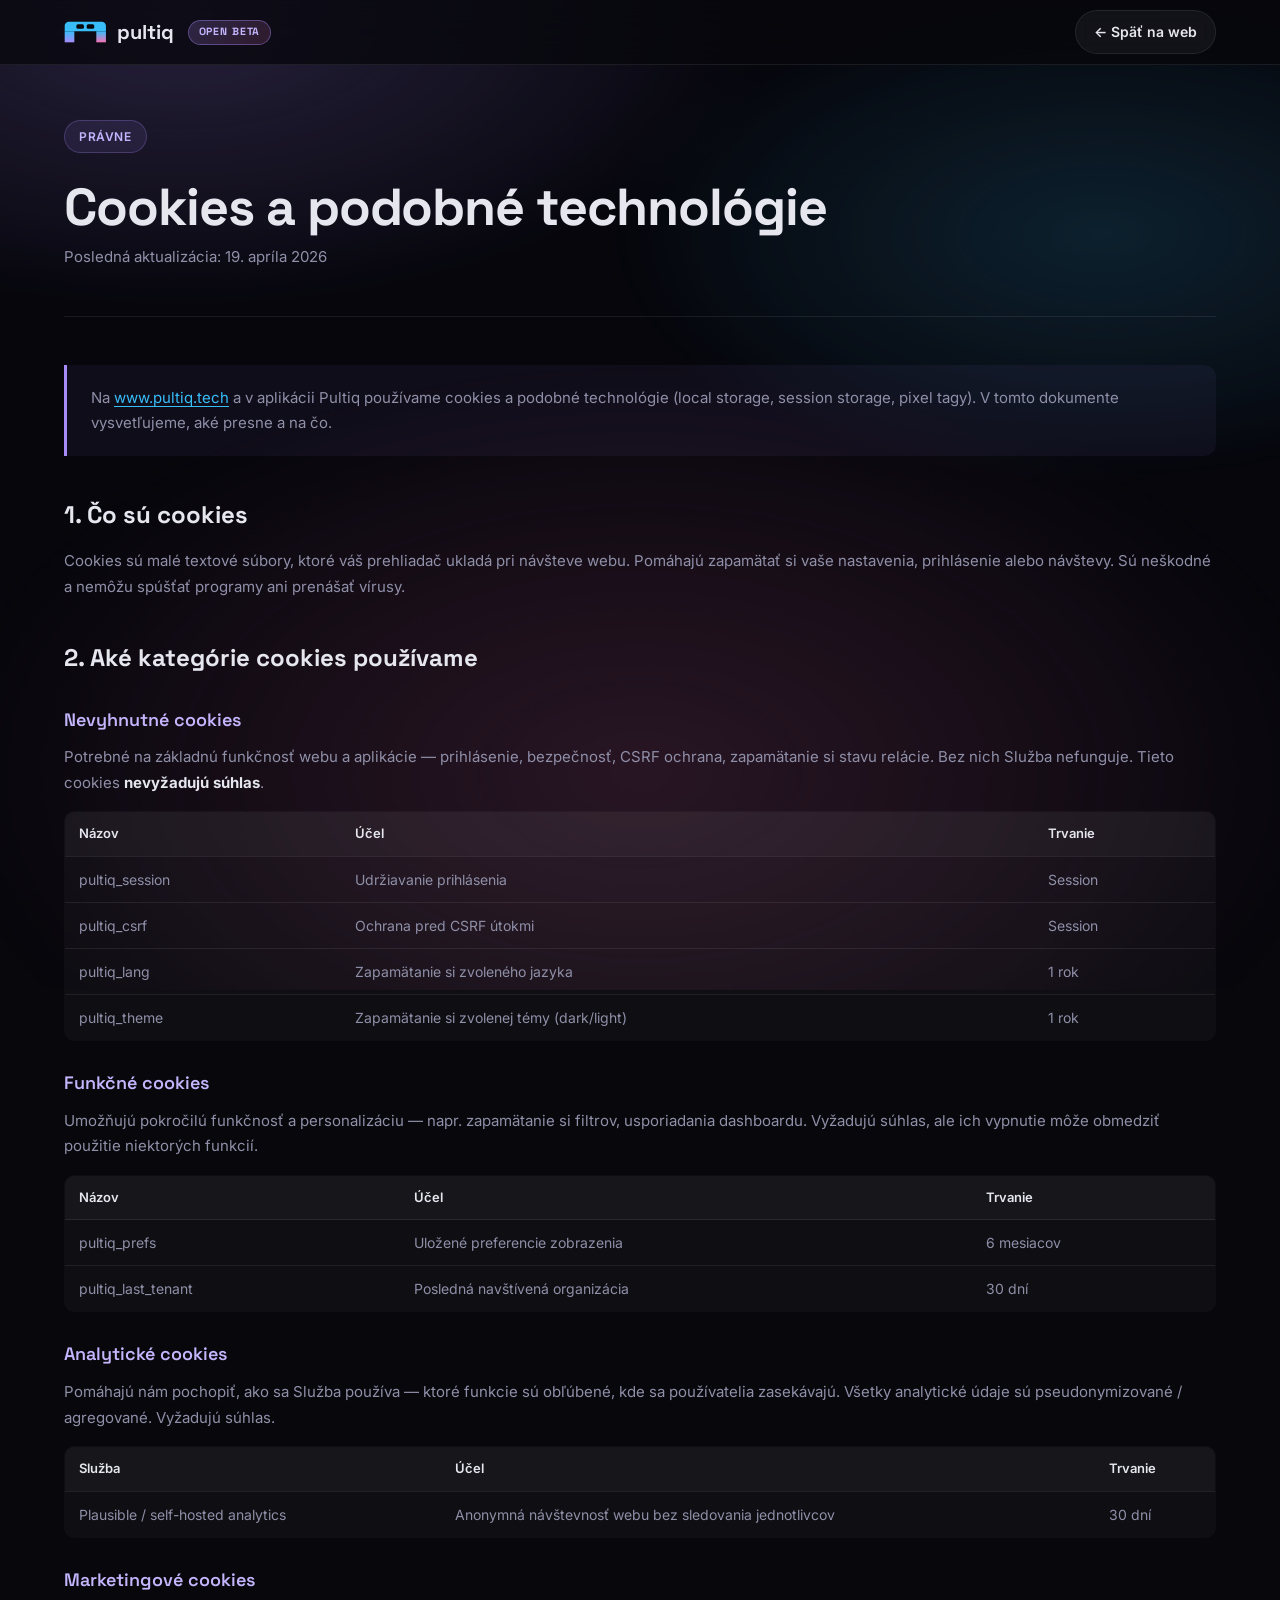
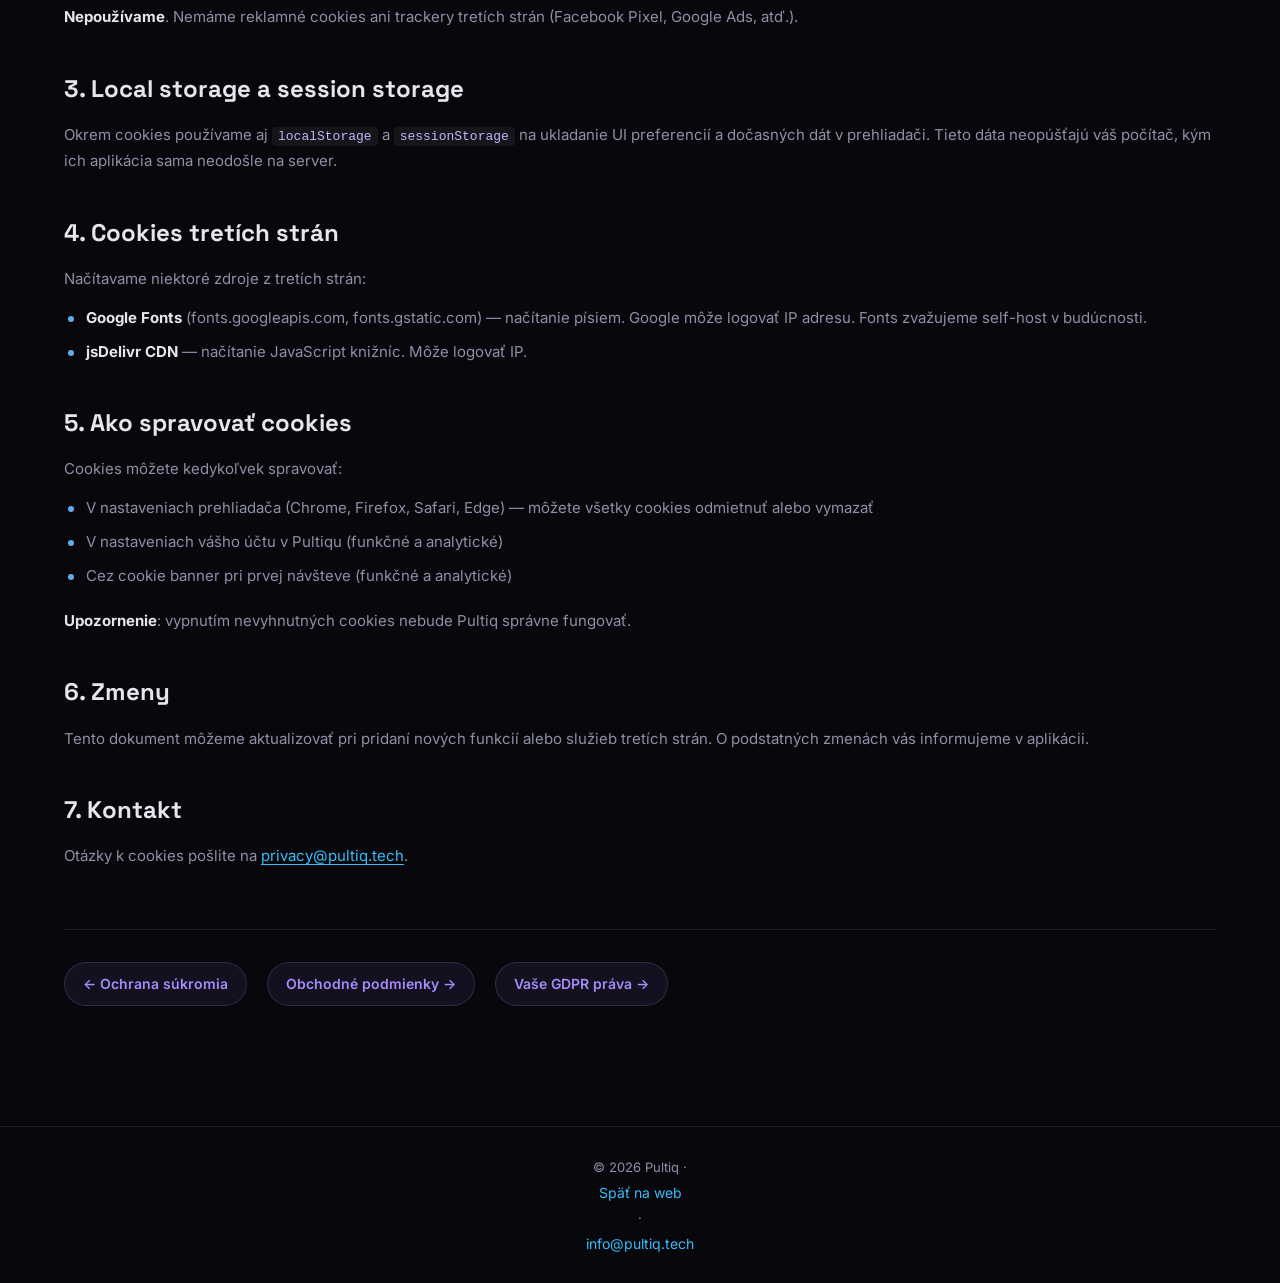
<file: www.pultiq.tech/cookies.html>
<!DOCTYPE html>
<html lang="sk">
<head>
<meta charset="UTF-8" />
<meta name="viewport" content="width=device-width, initial-scale=1.0" />
<title>Cookies — Pultiq</title>
<meta name="description" content="Zásady používania cookies a podobných technológií na platforme Pultiq — aké cookies používame, na čo a ako ich spravovať." />
<meta name="robots" content="index, follow" />
<link rel="canonical" href="https://www.pultiq.tech/cookies.html" />
<link rel="preconnect" href="https://fonts.googleapis.com">
<link rel="preconnect" href="https://fonts.gstatic.com" crossorigin>
<link href="https://fonts.googleapis.com/css2?family=Inter:wght@300;400;500;600;700&family=Space+Grotesk:wght@400;500;700&display=swap" rel="stylesheet">
<link rel="icon" type="image/svg+xml" href="favicon.svg" />
<link rel="stylesheet" href="style.css" />
<script defer data-domain="pultiq.tech" src="https://plausible.io/js/script.outbound-links.js"></script>
</head>
<body class="legal-page">
<div class="bg-gradient"></div>

<nav class="nav scrolled">
  <div class="nav-inner">
    <a href="/" class="logo">
      <span class="logo-mark">
        <svg viewBox="25 45 310 160" xmlns="http://www.w3.org/2000/svg">
          <defs>
            <linearGradient id="lg3LL" x1="0%" y1="100%" x2="0%" y2="0%"><stop offset="0%" stop-color="#a78bfa"/><stop offset="100%" stop-color="#38bdf8"/></linearGradient>
            <linearGradient id="lg3RL" x1="0%" y1="100%" x2="0%" y2="0%"><stop offset="0%" stop-color="#f472b6"/><stop offset="100%" stop-color="#38bdf8"/></linearGradient>
          </defs>
          <path d="M 30 120 L 30 80 A 30 30 0 0 1 60 50 L 300 50 A 30 30 0 0 1 330 80 L 330 120 Z" fill="#38bdf8"/>
          <rect x="30" y="120" width="70" height="80" fill="url(#lg3LL)"/>
          <rect x="260" y="120" width="70" height="80" fill="url(#lg3RL)"/>
          <rect x="115" y="68" width="55" height="34" rx="12" fill="#07070c"/>
          <rect x="190" y="68" width="55" height="34" rx="12" fill="#07070c"/>
        </svg>
      </span>
      <span>pultiq</span>
      <span class="beta-pill">Open Beta</span>
    </a>
    <a href="/" class="btn btn-ghost btn-sm">← Späť na web</a>
  </div>
</nav>

<main class="legal">
  <div class="container legal-container">
    <div class="legal-head">
      <div class="eyebrow">Právne</div>
      <h1>Cookies a podobné technológie</h1>
      <p class="legal-updated">Posledná aktualizácia: 19. apríla 2026</p>
    </div>

    <p class="legal-lead">Na <a href="https://www.pultiq.tech">www.pultiq.tech</a> a v aplikácii Pultiq používame cookies a podobné technológie (local storage, session storage, pixel tagy). V tomto dokumente vysvetľujeme, aké presne a na čo.</p>

    <h2>1. Čo sú cookies</h2>
    <p>Cookies sú malé textové súbory, ktoré váš prehliadač ukladá pri návšteve webu. Pomáhajú zapamätať si vaše nastavenia, prihlásenie alebo návštevy. Sú neškodné a nemôžu spúšťať programy ani prenášať vírusy.</p>

    <h2>2. Aké kategórie cookies používame</h2>

    <h3>Nevyhnutné cookies</h3>
    <p>Potrebné na základnú funkčnosť webu a aplikácie — prihlásenie, bezpečnosť, CSRF ochrana, zapamätanie si stavu relácie. Bez nich Služba nefunguje. Tieto cookies <strong>nevyžadujú súhlas</strong>.</p>
    <table class="legal-table">
      <thead><tr><th>Názov</th><th>Účel</th><th>Trvanie</th></tr></thead>
      <tbody>
        <tr><td>pultiq_session</td><td>Udržiavanie prihlásenia</td><td>Session</td></tr>
        <tr><td>pultiq_csrf</td><td>Ochrana pred CSRF útokmi</td><td>Session</td></tr>
        <tr><td>pultiq_lang</td><td>Zapamätanie si zvoleného jazyka</td><td>1 rok</td></tr>
        <tr><td>pultiq_theme</td><td>Zapamätanie si zvolenej témy (dark/light)</td><td>1 rok</td></tr>
      </tbody>
    </table>

    <h3>Funkčné cookies</h3>
    <p>Umožňujú pokročilú funkčnosť a personalizáciu — napr. zapamätanie si filtrov, usporiadania dashboardu. Vyžadujú súhlas, ale ich vypnutie môže obmedziť použitie niektorých funkcií.</p>
    <table class="legal-table">
      <thead><tr><th>Názov</th><th>Účel</th><th>Trvanie</th></tr></thead>
      <tbody>
        <tr><td>pultiq_prefs</td><td>Uložené preferencie zobrazenia</td><td>6 mesiacov</td></tr>
        <tr><td>pultiq_last_tenant</td><td>Posledná navštívená organizácia</td><td>30 dní</td></tr>
      </tbody>
    </table>

    <h3>Analytické cookies</h3>
    <p>Pomáhajú nám pochopiť, ako sa Služba používa — ktoré funkcie sú obľúbené, kde sa používatelia zasekávajú. Všetky analytické údaje sú pseudonymizované / agregované. Vyžadujú súhlas.</p>
    <table class="legal-table">
      <thead><tr><th>Služba</th><th>Účel</th><th>Trvanie</th></tr></thead>
      <tbody>
        <tr><td>Plausible / self-hosted analytics</td><td>Anonymná návštevnosť webu bez sledovania jednotlivcov</td><td>30 dní</td></tr>
      </tbody>
    </table>

    <h3>Marketingové cookies</h3>
    <p><strong>Nepoužívame</strong>. Nemáme reklamné cookies ani trackery tretích strán (Facebook Pixel, Google Ads, atď.).</p>

    <h2>3. Local storage a session storage</h2>
    <p>Okrem cookies používame aj <code>localStorage</code> a <code>sessionStorage</code> na ukladanie UI preferencií a dočasných dát v prehliadači. Tieto dáta neopúšťajú váš počítač, kým ich aplikácia sama neodošle na server.</p>

    <h2>4. Cookies tretích strán</h2>
    <p>Načítavame niektoré zdroje z tretích strán:</p>
    <ul>
      <li><strong>Google Fonts</strong> (fonts.googleapis.com, fonts.gstatic.com) — načítanie písiem. Google môže logovať IP adresu. Fonts zvažujeme self-host v budúcnosti.</li>
      <li><strong>jsDelivr CDN</strong> — načítanie JavaScript knižníc. Môže logovať IP.</li>
    </ul>

    <h2>5. Ako spravovať cookies</h2>
    <p>Cookies môžete kedykoľvek spravovať:</p>
    <ul>
      <li>V nastaveniach prehliadača (Chrome, Firefox, Safari, Edge) — môžete všetky cookies odmietnuť alebo vymazať</li>
      <li>V nastaveniach vášho účtu v Pultiqu (funkčné a analytické)</li>
      <li>Cez cookie banner pri prvej návšteve (funkčné a analytické)</li>
    </ul>
    <p><strong>Upozornenie</strong>: vypnutím nevyhnutných cookies nebude Pultiq správne fungovať.</p>

    <h2>6. Zmeny</h2>
    <p>Tento dokument môžeme aktualizovať pri pridaní nových funkcií alebo služieb tretích strán. O podstatných zmenách vás informujeme v aplikácii.</p>

    <h2>7. Kontakt</h2>
    <p>Otázky k cookies pošlite na <a href="mailto:privacy@pultiq.tech">privacy@pultiq.tech</a>.</p>

    <div class="legal-nav">
      <a href="/privacy.html">← Ochrana súkromia</a>
      <a href="/terms.html">Obchodné podmienky →</a>
      <a href="/gdpr.html">Vaše GDPR práva →</a>
    </div>
  </div>
</main>

<footer class="footer">
  <div class="container footer-bottom">© 2026 Pultiq · <a href="/">Späť na web</a> · <a href="mailto:info@pultiq.tech">info@pultiq.tech</a></div>
</footer>
</body>
</html>
</file>
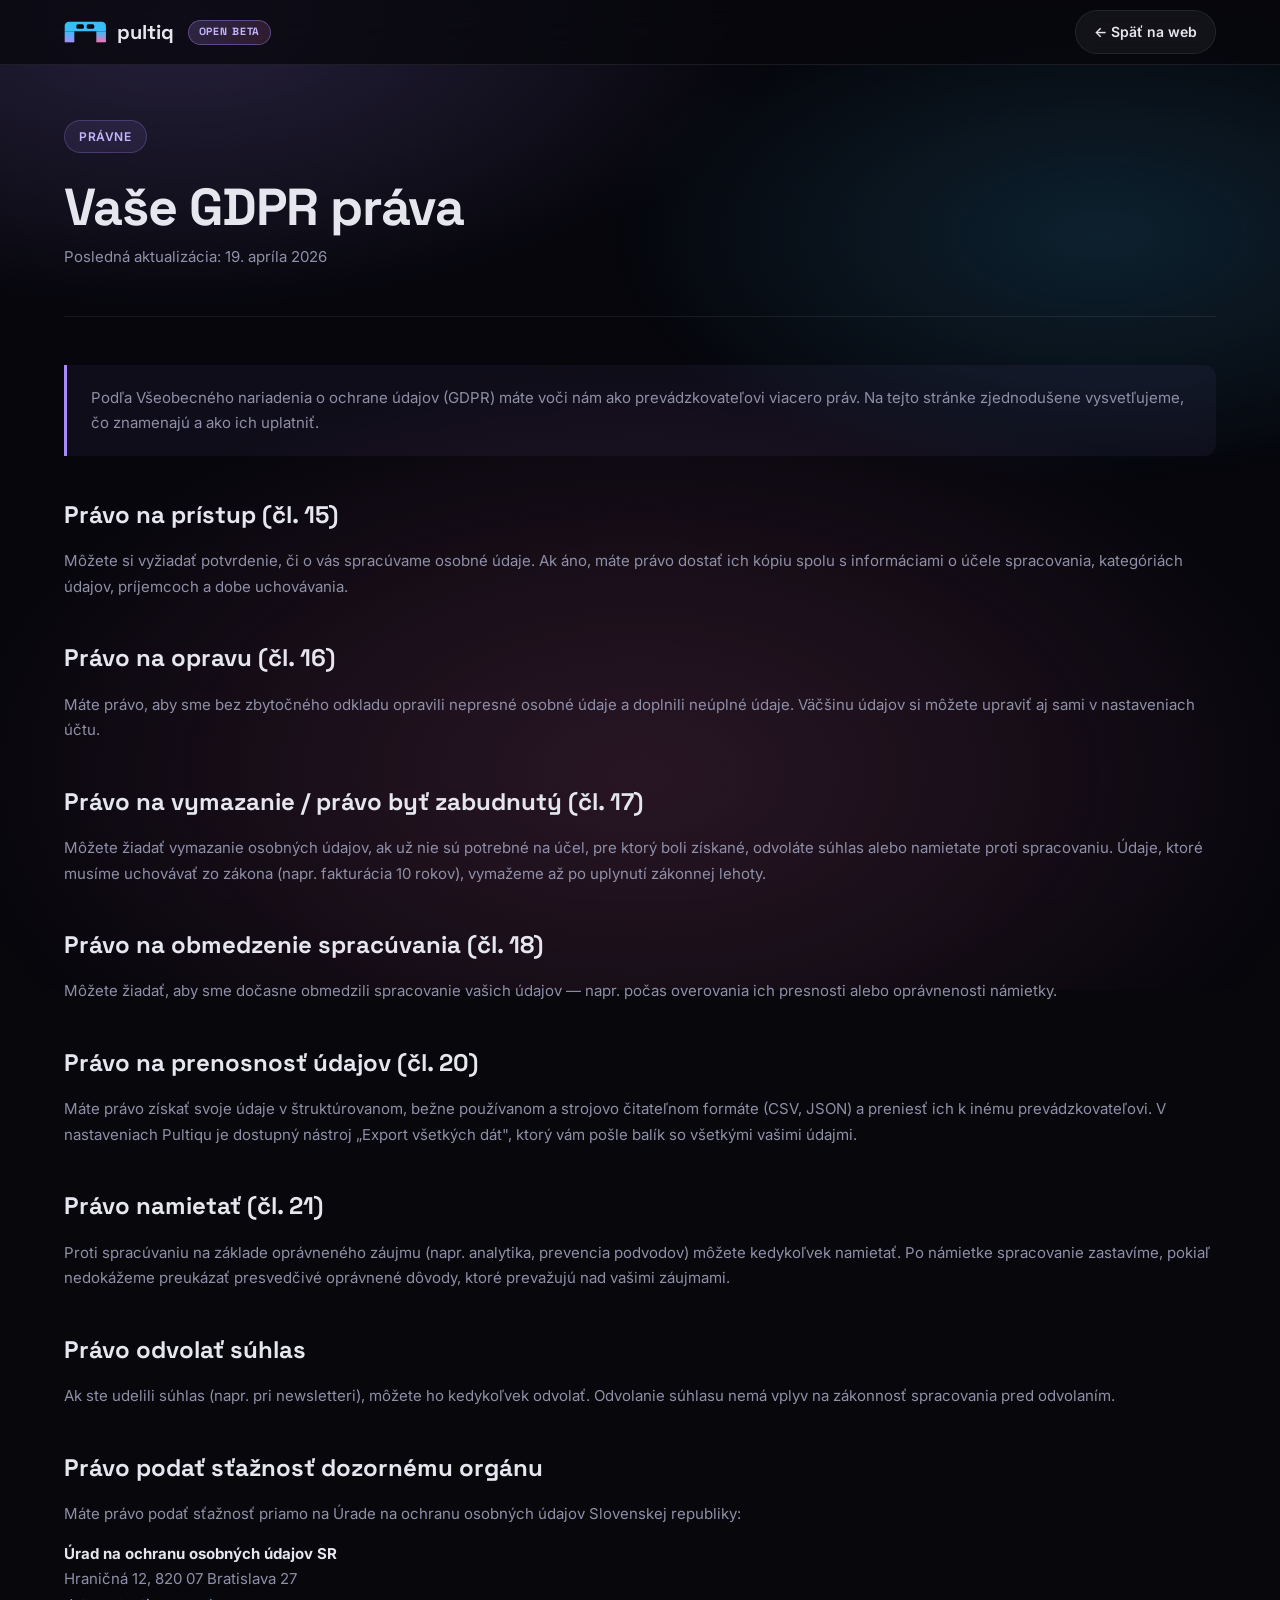
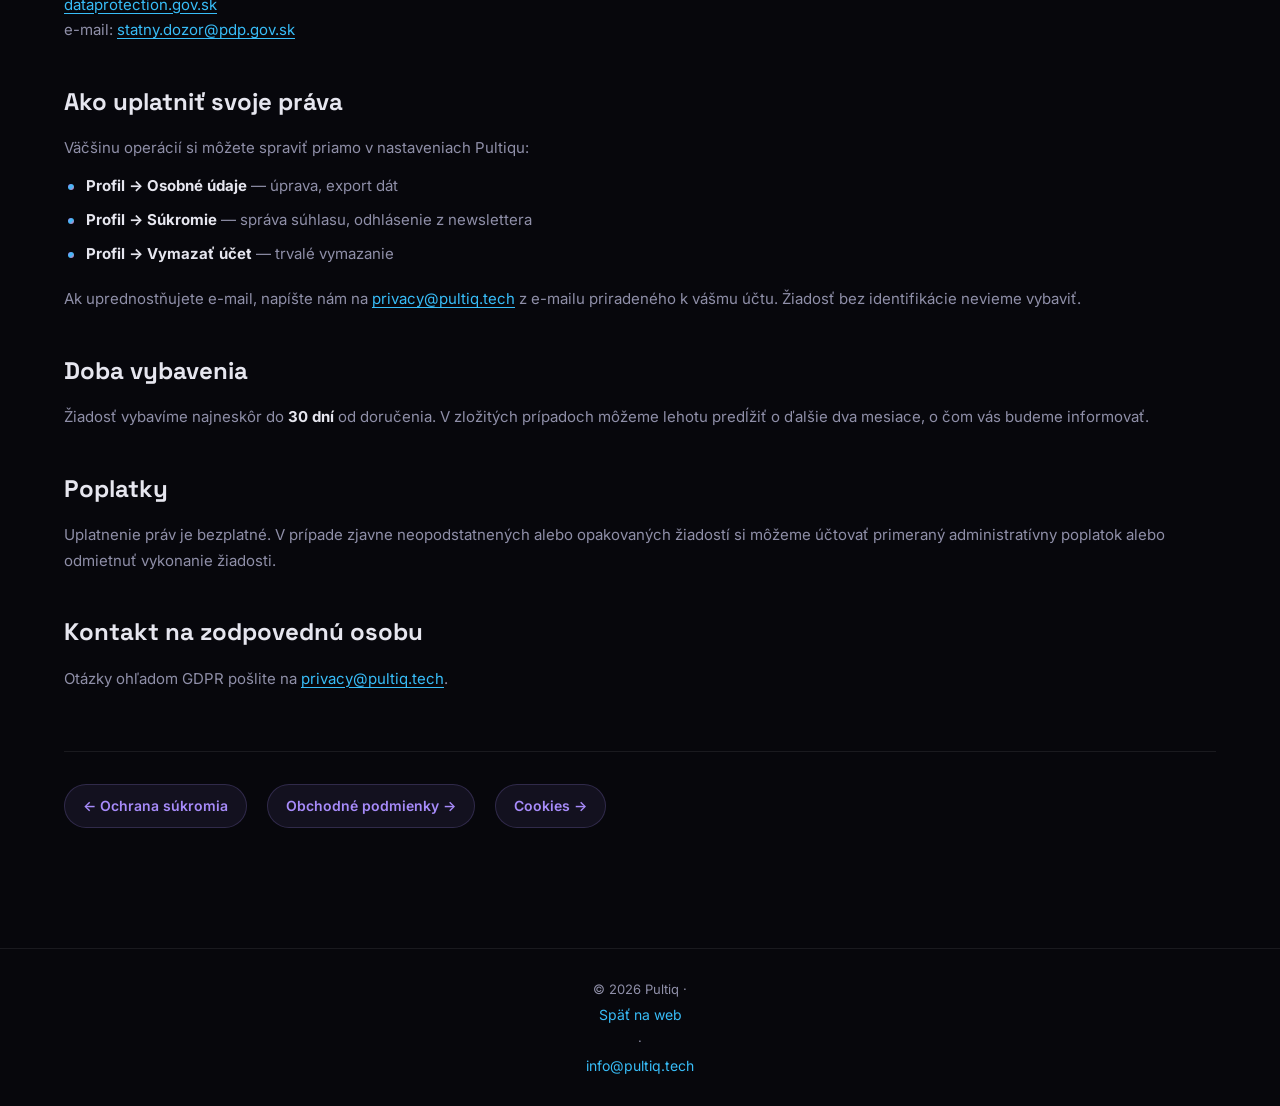
<file: www.pultiq.tech/gdpr.html>
<!DOCTYPE html>
<html lang="sk">
<head>
<meta charset="UTF-8" />
<meta name="viewport" content="width=device-width, initial-scale=1.0" />
<title>GDPR práva — Pultiq</title>
<meta name="description" content="Vaše práva podľa GDPR — prístup k údajom, oprava, vymazanie, prenosnosť, námietka. Ako ich uplatniť pri používaní Pultiqu." />
<meta name="robots" content="index, follow" />
<link rel="canonical" href="https://www.pultiq.tech/gdpr.html" />
<link rel="preconnect" href="https://fonts.googleapis.com">
<link rel="preconnect" href="https://fonts.gstatic.com" crossorigin>
<link href="https://fonts.googleapis.com/css2?family=Inter:wght@300;400;500;600;700&family=Space+Grotesk:wght@400;500;700&display=swap" rel="stylesheet">
<link rel="icon" type="image/svg+xml" href="favicon.svg" />
<link rel="stylesheet" href="style.css" />
<script defer data-domain="pultiq.tech" src="https://plausible.io/js/script.outbound-links.js"></script>
</head>
<body class="legal-page">
<div class="bg-gradient"></div>

<nav class="nav scrolled">
  <div class="nav-inner">
    <a href="/" class="logo">
      <span class="logo-mark">
        <svg viewBox="25 45 310 160" xmlns="http://www.w3.org/2000/svg">
          <defs>
            <linearGradient id="lg4LL" x1="0%" y1="100%" x2="0%" y2="0%"><stop offset="0%" stop-color="#a78bfa"/><stop offset="100%" stop-color="#38bdf8"/></linearGradient>
            <linearGradient id="lg4RL" x1="0%" y1="100%" x2="0%" y2="0%"><stop offset="0%" stop-color="#f472b6"/><stop offset="100%" stop-color="#38bdf8"/></linearGradient>
          </defs>
          <path d="M 30 120 L 30 80 A 30 30 0 0 1 60 50 L 300 50 A 30 30 0 0 1 330 80 L 330 120 Z" fill="#38bdf8"/>
          <rect x="30" y="120" width="70" height="80" fill="url(#lg4LL)"/>
          <rect x="260" y="120" width="70" height="80" fill="url(#lg4RL)"/>
          <rect x="115" y="68" width="55" height="34" rx="12" fill="#07070c"/>
          <rect x="190" y="68" width="55" height="34" rx="12" fill="#07070c"/>
        </svg>
      </span>
      <span>pultiq</span>
      <span class="beta-pill">Open Beta</span>
    </a>
    <a href="/" class="btn btn-ghost btn-sm">← Späť na web</a>
  </div>
</nav>

<main class="legal">
  <div class="container legal-container">
    <div class="legal-head">
      <div class="eyebrow">Právne</div>
      <h1>Vaše GDPR práva</h1>
      <p class="legal-updated">Posledná aktualizácia: 19. apríla 2026</p>
    </div>

    <p class="legal-lead">Podľa Všeobecného nariadenia o ochrane údajov (GDPR) máte voči nám ako prevádzkovateľovi viacero práv. Na tejto stránke zjednodušene vysvetľujeme, čo znamenajú a ako ich uplatniť.</p>

    <h2>Právo na prístup (čl. 15)</h2>
    <p>Môžete si vyžiadať potvrdenie, či o vás spracúvame osobné údaje. Ak áno, máte právo dostať ich kópiu spolu s informáciami o účele spracovania, kategóriách údajov, príjemcoch a dobe uchovávania.</p>

    <h2>Právo na opravu (čl. 16)</h2>
    <p>Máte právo, aby sme bez zbytočného odkladu opravili nepresné osobné údaje a doplnili neúplné údaje. Väčšinu údajov si môžete upraviť aj sami v nastaveniach účtu.</p>

    <h2>Právo na vymazanie / právo byť zabudnutý (čl. 17)</h2>
    <p>Môžete žiadať vymazanie osobných údajov, ak už nie sú potrebné na účel, pre ktorý boli získané, odvoláte súhlas alebo namietate proti spracovaniu. Údaje, ktoré musíme uchovávať zo zákona (napr. fakturácia 10 rokov), vymažeme až po uplynutí zákonnej lehoty.</p>

    <h2>Právo na obmedzenie spracúvania (čl. 18)</h2>
    <p>Môžete žiadať, aby sme dočasne obmedzili spracovanie vašich údajov — napr. počas overovania ich presnosti alebo oprávnenosti námietky.</p>

    <h2>Právo na prenosnosť údajov (čl. 20)</h2>
    <p>Máte právo získať svoje údaje v štruktúrovanom, bežne používanom a strojovo čitateľnom formáte (CSV, JSON) a preniesť ich k inému prevádzkovateľovi. V nastaveniach Pultiqu je dostupný nástroj „Export všetkých dát", ktorý vám pošle balík so všetkými vašimi údajmi.</p>

    <h2>Právo namietať (čl. 21)</h2>
    <p>Proti spracúvaniu na základe oprávneného záujmu (napr. analytika, prevencia podvodov) môžete kedykoľvek namietať. Po námietke spracovanie zastavíme, pokiaľ nedokážeme preukázať presvedčivé oprávnené dôvody, ktoré prevažujú nad vašimi záujmami.</p>

    <h2>Právo odvolať súhlas</h2>
    <p>Ak ste udelili súhlas (napr. pri newsletteri), môžete ho kedykoľvek odvolať. Odvolanie súhlasu nemá vplyv na zákonnosť spracovania pred odvolaním.</p>

    <h2>Právo podať sťažnosť dozornému orgánu</h2>
    <p>Máte právo podať sťažnosť priamo na Úrade na ochranu osobných údajov Slovenskej republiky:</p>
    <p><strong>Úrad na ochranu osobných údajov SR</strong><br>
    Hraničná 12, 820 07 Bratislava 27<br>
    <a href="https://dataprotection.gov.sk" target="_blank" rel="noopener">dataprotection.gov.sk</a><br>
    e-mail: <a href="mailto:statny.dozor@pdp.gov.sk">statny.dozor@pdp.gov.sk</a></p>

    <h2>Ako uplatniť svoje práva</h2>
    <p>Väčšinu operácií si môžete spraviť priamo v nastaveniach Pultiqu:</p>
    <ul>
      <li><strong>Profil → Osobné údaje</strong> — úprava, export dát</li>
      <li><strong>Profil → Súkromie</strong> — správa súhlasu, odhlásenie z newslettera</li>
      <li><strong>Profil → Vymazať účet</strong> — trvalé vymazanie</li>
    </ul>
    <p>Ak uprednostňujete e-mail, napíšte nám na <a href="mailto:privacy@pultiq.tech">privacy@pultiq.tech</a> z e-mailu priradeného k vášmu účtu. Žiadosť bez identifikácie nevieme vybaviť.</p>

    <h2>Doba vybavenia</h2>
    <p>Žiadosť vybavíme najneskôr do <strong>30 dní</strong> od doručenia. V zložitých prípadoch môžeme lehotu predĺžiť o ďalšie dva mesiace, o čom vás budeme informovať.</p>

    <h2>Poplatky</h2>
    <p>Uplatnenie práv je bezplatné. V prípade zjavne neopodstatnených alebo opakovaných žiadostí si môžeme účtovať primeraný administratívny poplatok alebo odmietnuť vykonanie žiadosti.</p>

    <h2>Kontakt na zodpovednú osobu</h2>
    <p>Otázky ohľadom GDPR pošlite na <a href="mailto:privacy@pultiq.tech">privacy@pultiq.tech</a>.</p>

    <div class="legal-nav">
      <a href="/privacy.html">← Ochrana súkromia</a>
      <a href="/terms.html">Obchodné podmienky →</a>
      <a href="/cookies.html">Cookies →</a>
    </div>
  </div>
</main>

<footer class="footer">
  <div class="container footer-bottom">© 2026 Pultiq · <a href="/">Späť na web</a> · <a href="mailto:info@pultiq.tech">info@pultiq.tech</a></div>
</footer>
</body>
</html>
</file>
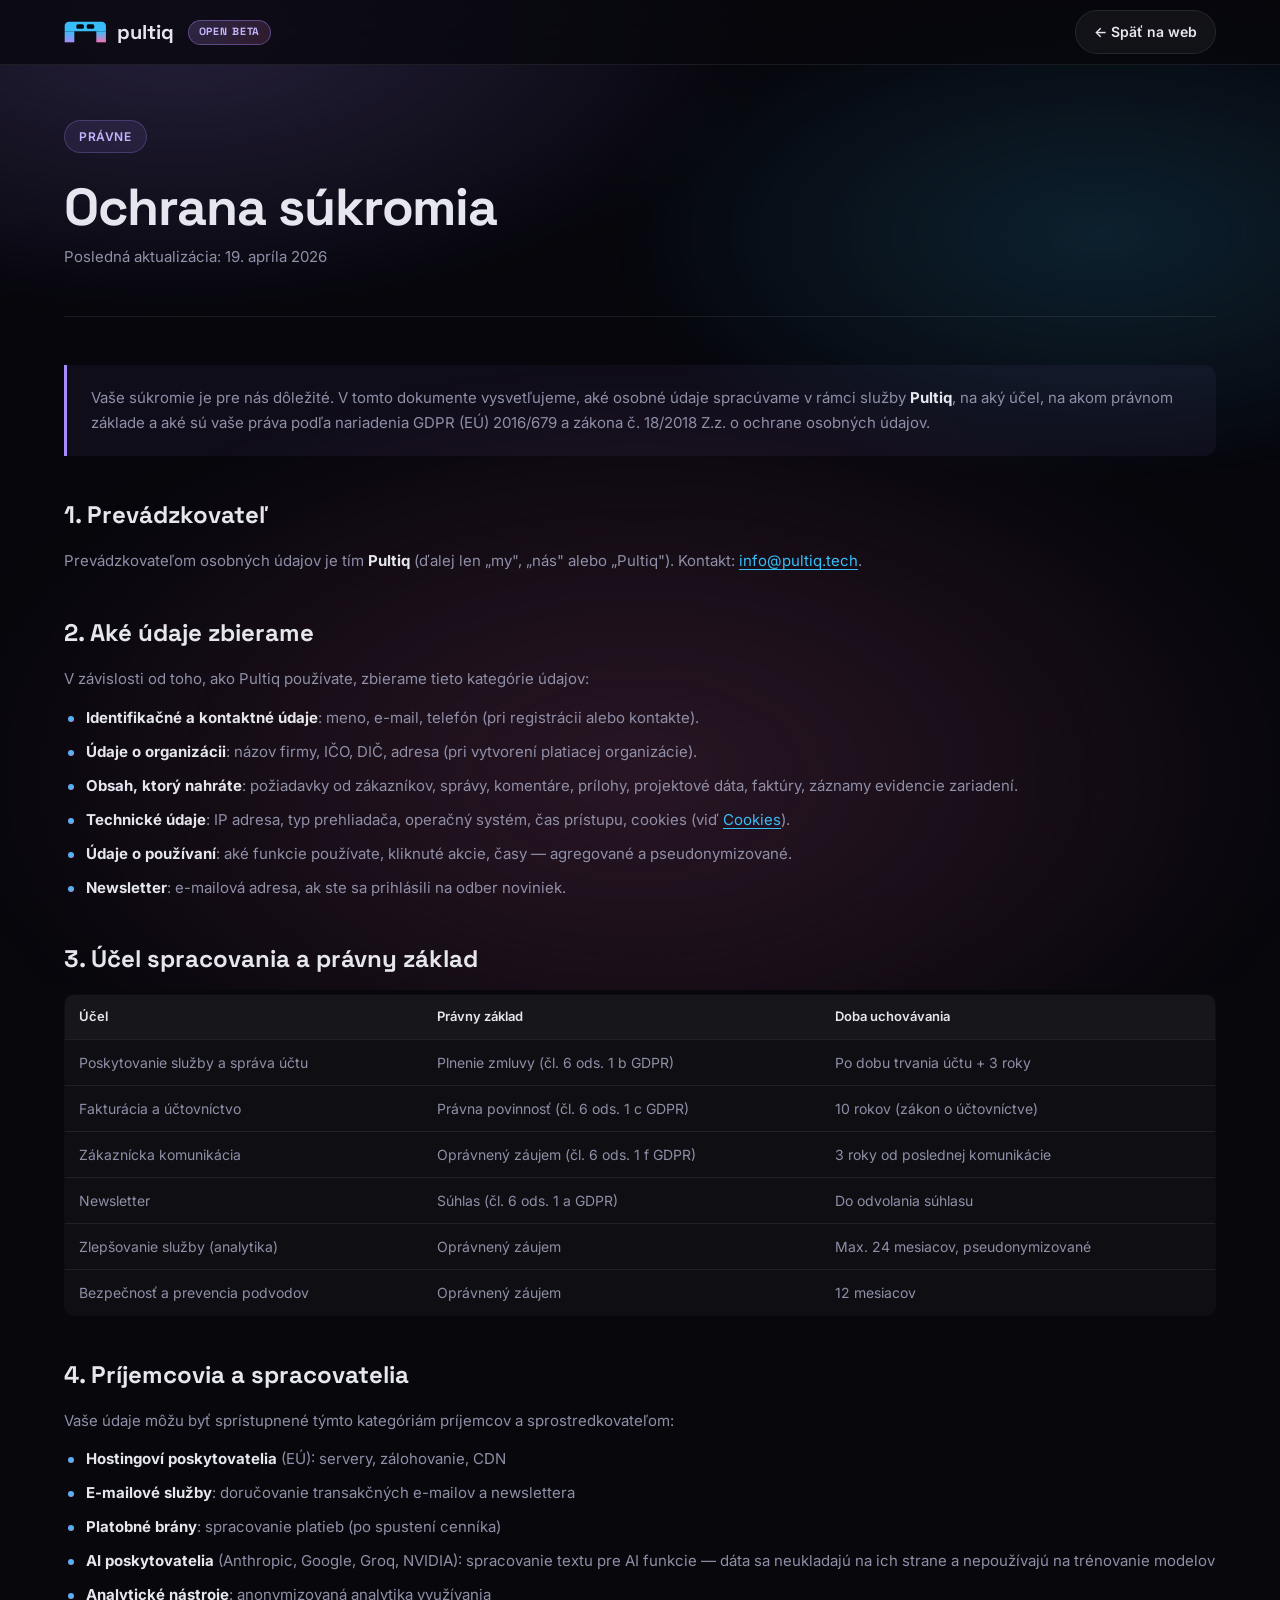
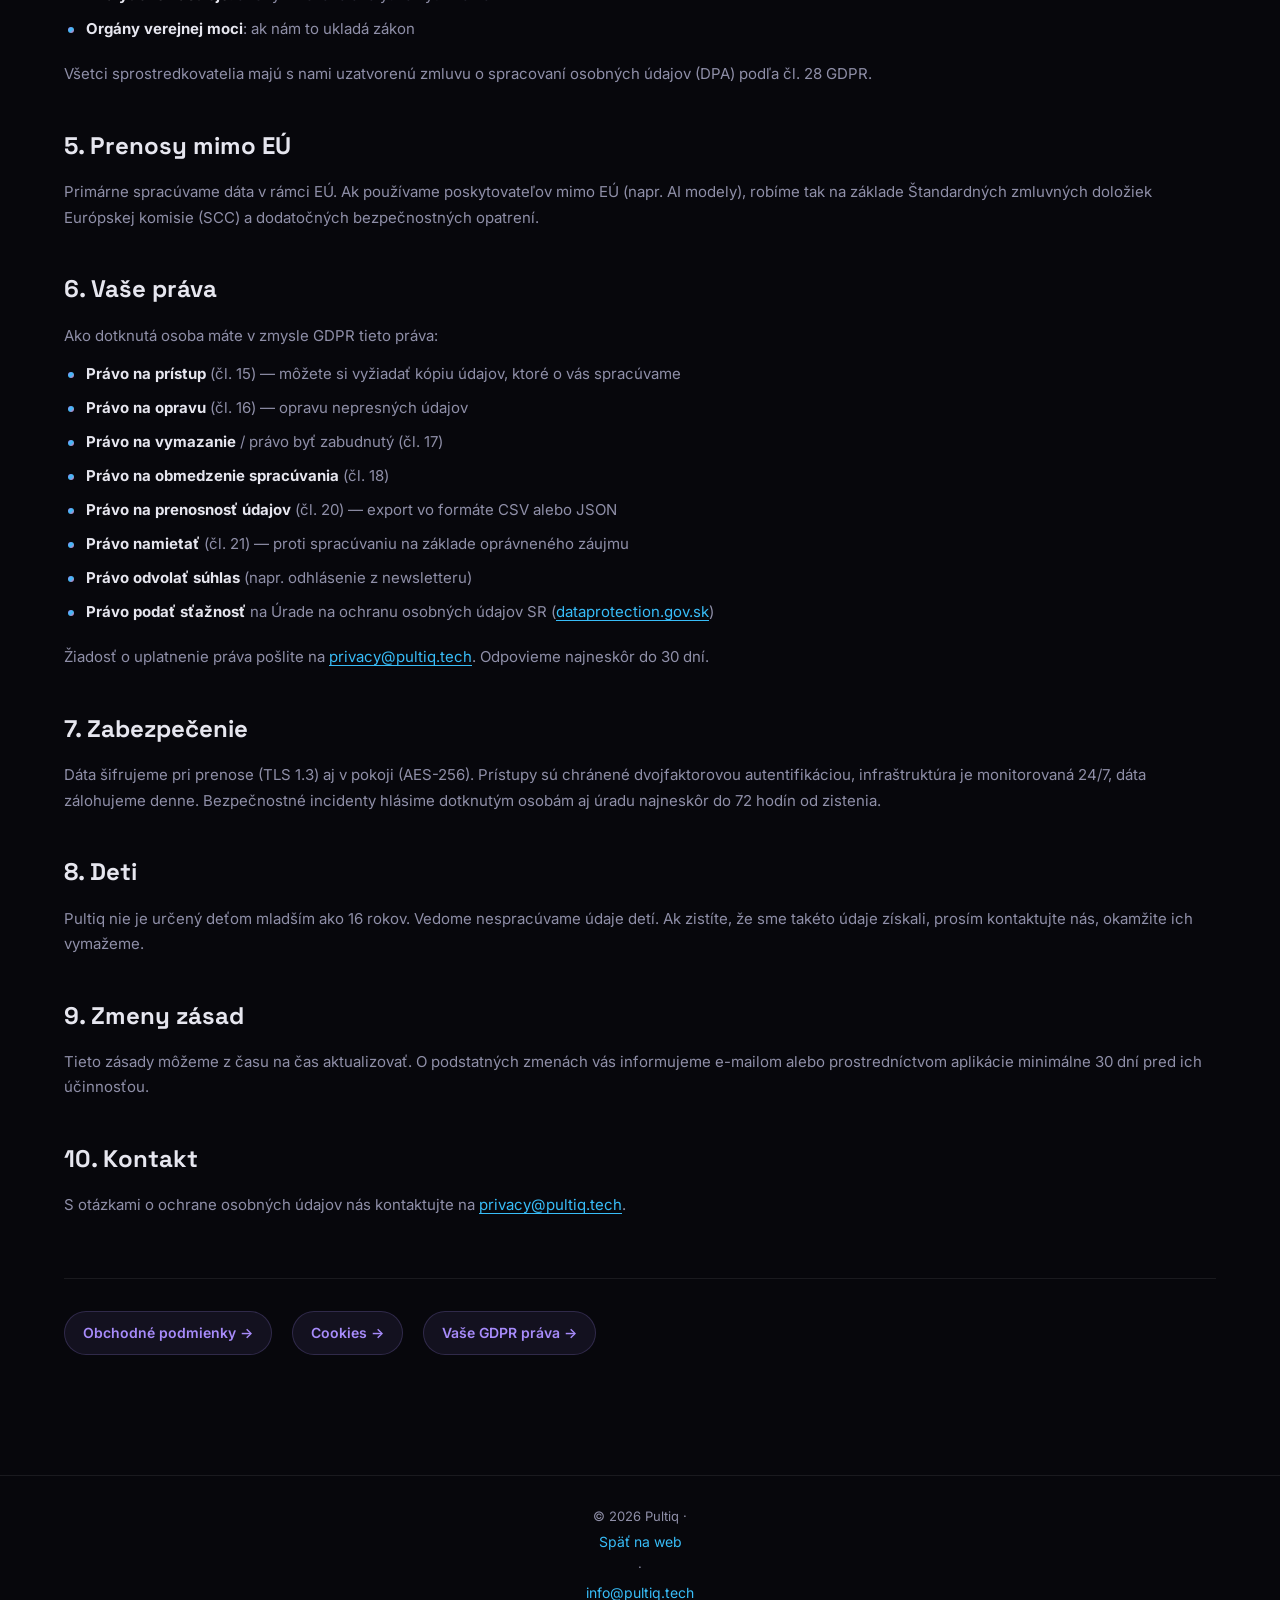
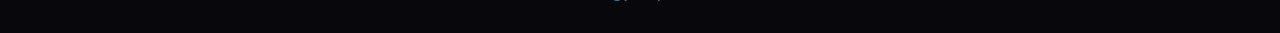
<file: www.pultiq.tech/privacy.html>
<!DOCTYPE html>
<html lang="sk">
<head>
<meta charset="UTF-8" />
<meta name="viewport" content="width=device-width, initial-scale=1.0" />
<title>Ochrana súkromia — Pultiq</title>
<meta name="description" content="Zásady ochrany osobných údajov pre platformu Pultiq — aké údaje zbierame, na čo, aké sú vaše GDPR práva a ako sa s nami môžete spojiť." />
<meta name="robots" content="index, follow" />
<link rel="canonical" href="https://www.pultiq.tech/privacy.html" />
<link rel="preconnect" href="https://fonts.googleapis.com">
<link rel="preconnect" href="https://fonts.gstatic.com" crossorigin>
<link href="https://fonts.googleapis.com/css2?family=Inter:wght@300;400;500;600;700&family=Space+Grotesk:wght@400;500;700&display=swap" rel="stylesheet">
<link rel="icon" type="image/svg+xml" href="favicon.svg" />
<link rel="stylesheet" href="style.css" />
<script defer data-domain="pultiq.tech" src="https://plausible.io/js/script.outbound-links.js"></script>
</head>
<body class="legal-page">
<div class="bg-gradient"></div>

<nav class="nav scrolled">
  <div class="nav-inner">
    <a href="/" class="logo">
      <span class="logo-mark">
        <svg viewBox="25 45 310 160" xmlns="http://www.w3.org/2000/svg">
          <defs>
            <linearGradient id="lgLL" x1="0%" y1="100%" x2="0%" y2="0%"><stop offset="0%" stop-color="#a78bfa"/><stop offset="100%" stop-color="#38bdf8"/></linearGradient>
            <linearGradient id="lgRL" x1="0%" y1="100%" x2="0%" y2="0%"><stop offset="0%" stop-color="#f472b6"/><stop offset="100%" stop-color="#38bdf8"/></linearGradient>
          </defs>
          <path d="M 30 120 L 30 80 A 30 30 0 0 1 60 50 L 300 50 A 30 30 0 0 1 330 80 L 330 120 Z" fill="#38bdf8"/>
          <rect x="30" y="120" width="70" height="80" fill="url(#lgLL)"/>
          <rect x="260" y="120" width="70" height="80" fill="url(#lgRL)"/>
          <rect x="115" y="68" width="55" height="34" rx="12" fill="#07070c"/>
          <rect x="190" y="68" width="55" height="34" rx="12" fill="#07070c"/>
        </svg>
      </span>
      <span>pultiq</span>
      <span class="beta-pill">Open Beta</span>
    </a>
    <a href="/" class="btn btn-ghost btn-sm">← Späť na web</a>
  </div>
</nav>

<main class="legal">
  <div class="container legal-container">
    <div class="legal-head">
      <div class="eyebrow">Právne</div>
      <h1>Ochrana súkromia</h1>
      <p class="legal-updated">Posledná aktualizácia: 19. apríla 2026</p>
    </div>

    <p class="legal-lead">Vaše súkromie je pre nás dôležité. V tomto dokumente vysvetľujeme, aké osobné údaje spracúvame v rámci služby <strong>Pultiq</strong>, na aký účel, na akom právnom základe a aké sú vaše práva podľa nariadenia GDPR (EÚ) 2016/679 a zákona č. 18/2018 Z.z. o ochrane osobných údajov.</p>

    <h2>1. Prevádzkovateľ</h2>
    <p>Prevádzkovateľom osobných údajov je tím <strong>Pultiq</strong> (ďalej len „my", „nás" alebo „Pultiq"). Kontakt: <a href="mailto:info@pultiq.tech">info@pultiq.tech</a>.</p>

    <h2>2. Aké údaje zbierame</h2>
    <p>V závislosti od toho, ako Pultiq používate, zbierame tieto kategórie údajov:</p>
    <ul>
      <li><strong>Identifikačné a kontaktné údaje</strong>: meno, e-mail, telefón (pri registrácii alebo kontakte).</li>
      <li><strong>Údaje o organizácii</strong>: názov firmy, IČO, DIČ, adresa (pri vytvorení platiacej organizácie).</li>
      <li><strong>Obsah, ktorý nahráte</strong>: požiadavky od zákazníkov, správy, komentáre, prílohy, projektové dáta, faktúry, záznamy evidencie zariadení.</li>
      <li><strong>Technické údaje</strong>: IP adresa, typ prehliadača, operačný systém, čas prístupu, cookies (viď <a href="/cookies.html">Cookies</a>).</li>
      <li><strong>Údaje o používaní</strong>: aké funkcie používate, kliknuté akcie, časy — agregované a pseudonymizované.</li>
      <li><strong>Newsletter</strong>: e-mailová adresa, ak ste sa prihlásili na odber noviniek.</li>
    </ul>

    <h2>3. Účel spracovania a právny základ</h2>
    <table class="legal-table">
      <thead><tr><th>Účel</th><th>Právny základ</th><th>Doba uchovávania</th></tr></thead>
      <tbody>
        <tr><td>Poskytovanie služby a správa účtu</td><td>Plnenie zmluvy (čl. 6 ods. 1 b GDPR)</td><td>Po dobu trvania účtu + 3 roky</td></tr>
        <tr><td>Fakturácia a účtovníctvo</td><td>Právna povinnosť (čl. 6 ods. 1 c GDPR)</td><td>10 rokov (zákon o účtovníctve)</td></tr>
        <tr><td>Zákaznícka komunikácia</td><td>Oprávnený záujem (čl. 6 ods. 1 f GDPR)</td><td>3 roky od poslednej komunikácie</td></tr>
        <tr><td>Newsletter</td><td>Súhlas (čl. 6 ods. 1 a GDPR)</td><td>Do odvolania súhlasu</td></tr>
        <tr><td>Zlepšovanie služby (analytika)</td><td>Oprávnený záujem</td><td>Max. 24 mesiacov, pseudonymizované</td></tr>
        <tr><td>Bezpečnosť a prevencia podvodov</td><td>Oprávnený záujem</td><td>12 mesiacov</td></tr>
      </tbody>
    </table>

    <h2>4. Príjemcovia a spracovatelia</h2>
    <p>Vaše údaje môžu byť sprístupnené týmto kategóriám príjemcov a sprostredkovateľom:</p>
    <ul>
      <li><strong>Hostingoví poskytovatelia</strong> (EÚ): servery, zálohovanie, CDN</li>
      <li><strong>E-mailové služby</strong>: doručovanie transakčných e-mailov a newslettera</li>
      <li><strong>Platobné brány</strong>: spracovanie platieb (po spustení cenníka)</li>
      <li><strong>AI poskytovatelia</strong> (Anthropic, Google, Groq, NVIDIA): spracovanie textu pre AI funkcie — dáta sa neukladajú na ich strane a nepoužívajú na trénovanie modelov</li>
      <li><strong>Analytické nástroje</strong>: anonymizovaná analytika využívania</li>
      <li><strong>Orgány verejnej moci</strong>: ak nám to ukladá zákon</li>
    </ul>
    <p>Všetci sprostredkovatelia majú s nami uzatvorenú zmluvu o spracovaní osobných údajov (DPA) podľa čl. 28 GDPR.</p>

    <h2>5. Prenosy mimo EÚ</h2>
    <p>Primárne spracúvame dáta v rámci EÚ. Ak používame poskytovateľov mimo EÚ (napr. AI modely), robíme tak na základe Štandardných zmluvných doložiek Európskej komisie (SCC) a dodatočných bezpečnostných opatrení.</p>

    <h2>6. Vaše práva</h2>
    <p>Ako dotknutá osoba máte v zmysle GDPR tieto práva:</p>
    <ul>
      <li><strong>Právo na prístup</strong> (čl. 15) — môžete si vyžiadať kópiu údajov, ktoré o vás spracúvame</li>
      <li><strong>Právo na opravu</strong> (čl. 16) — opravu nepresných údajov</li>
      <li><strong>Právo na vymazanie</strong> / právo byť zabudnutý (čl. 17)</li>
      <li><strong>Právo na obmedzenie spracúvania</strong> (čl. 18)</li>
      <li><strong>Právo na prenosnosť údajov</strong> (čl. 20) — export vo formáte CSV alebo JSON</li>
      <li><strong>Právo namietať</strong> (čl. 21) — proti spracúvaniu na základe oprávneného záujmu</li>
      <li><strong>Právo odvolať súhlas</strong> (napr. odhlásenie z newsletteru)</li>
      <li><strong>Právo podať sťažnosť</strong> na Úrade na ochranu osobných údajov SR (<a href="https://dataprotection.gov.sk" target="_blank" rel="noopener">dataprotection.gov.sk</a>)</li>
    </ul>
    <p>Žiadosť o uplatnenie práva pošlite na <a href="mailto:privacy@pultiq.tech">privacy@pultiq.tech</a>. Odpovieme najneskôr do 30 dní.</p>

    <h2>7. Zabezpečenie</h2>
    <p>Dáta šifrujeme pri prenose (TLS 1.3) aj v pokoji (AES-256). Prístupy sú chránené dvojfaktorovou autentifikáciou, infraštruktúra je monitorovaná 24/7, dáta zálohujeme denne. Bezpečnostné incidenty hlásime dotknutým osobám aj úradu najneskôr do 72 hodín od zistenia.</p>

    <h2>8. Deti</h2>
    <p>Pultiq nie je určený deťom mladším ako 16 rokov. Vedome nespracúvame údaje detí. Ak zistíte, že sme takéto údaje získali, prosím kontaktujte nás, okamžite ich vymažeme.</p>

    <h2>9. Zmeny zásad</h2>
    <p>Tieto zásady môžeme z času na čas aktualizovať. O podstatných zmenách vás informujeme e-mailom alebo prostredníctvom aplikácie minimálne 30 dní pred ich účinnosťou.</p>

    <h2>10. Kontakt</h2>
    <p>S otázkami o ochrane osobných údajov nás kontaktujte na <a href="mailto:privacy@pultiq.tech">privacy@pultiq.tech</a>.</p>

    <div class="legal-nav">
      <a href="/terms.html">Obchodné podmienky →</a>
      <a href="/cookies.html">Cookies →</a>
      <a href="/gdpr.html">Vaše GDPR práva →</a>
    </div>
  </div>
</main>

<footer class="footer">
  <div class="container footer-bottom">© 2026 Pultiq · <a href="/">Späť na web</a> · <a href="mailto:info@pultiq.tech">info@pultiq.tech</a></div>
</footer>
</body>
</html>
</file>
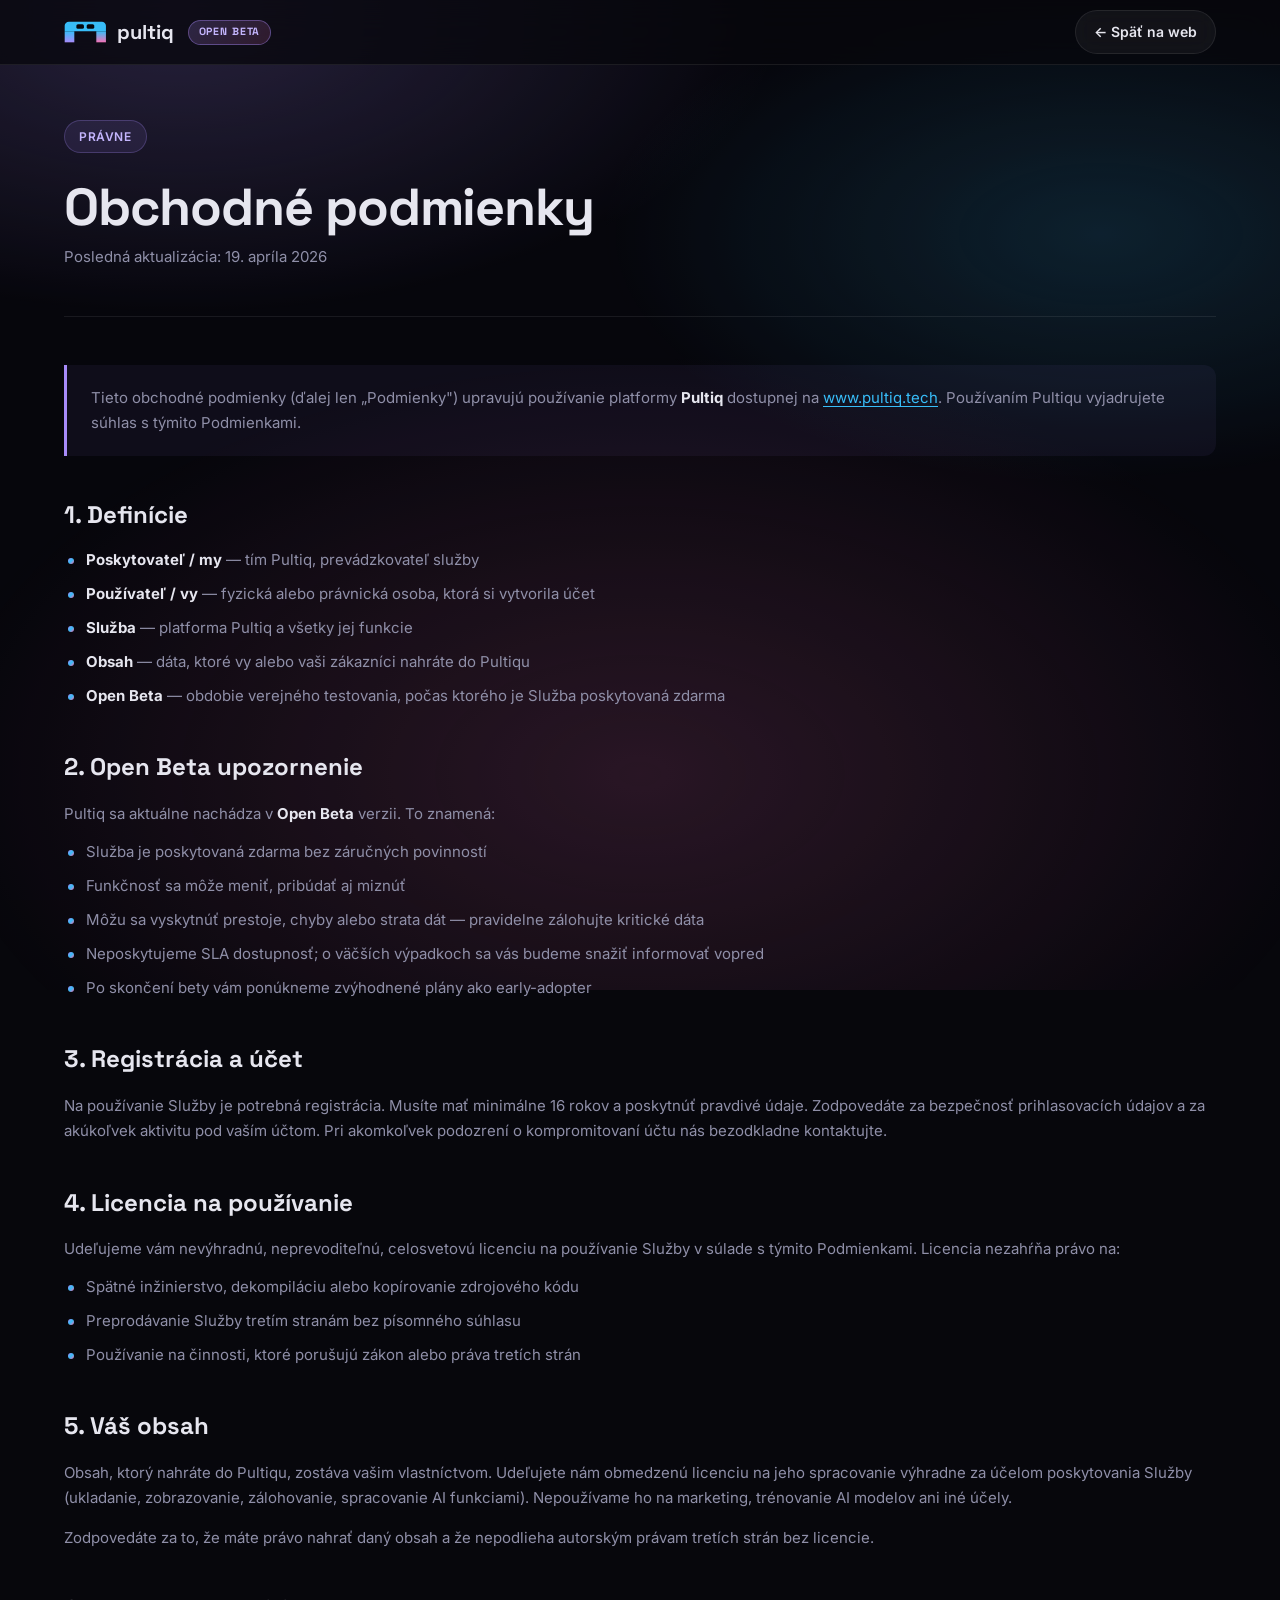
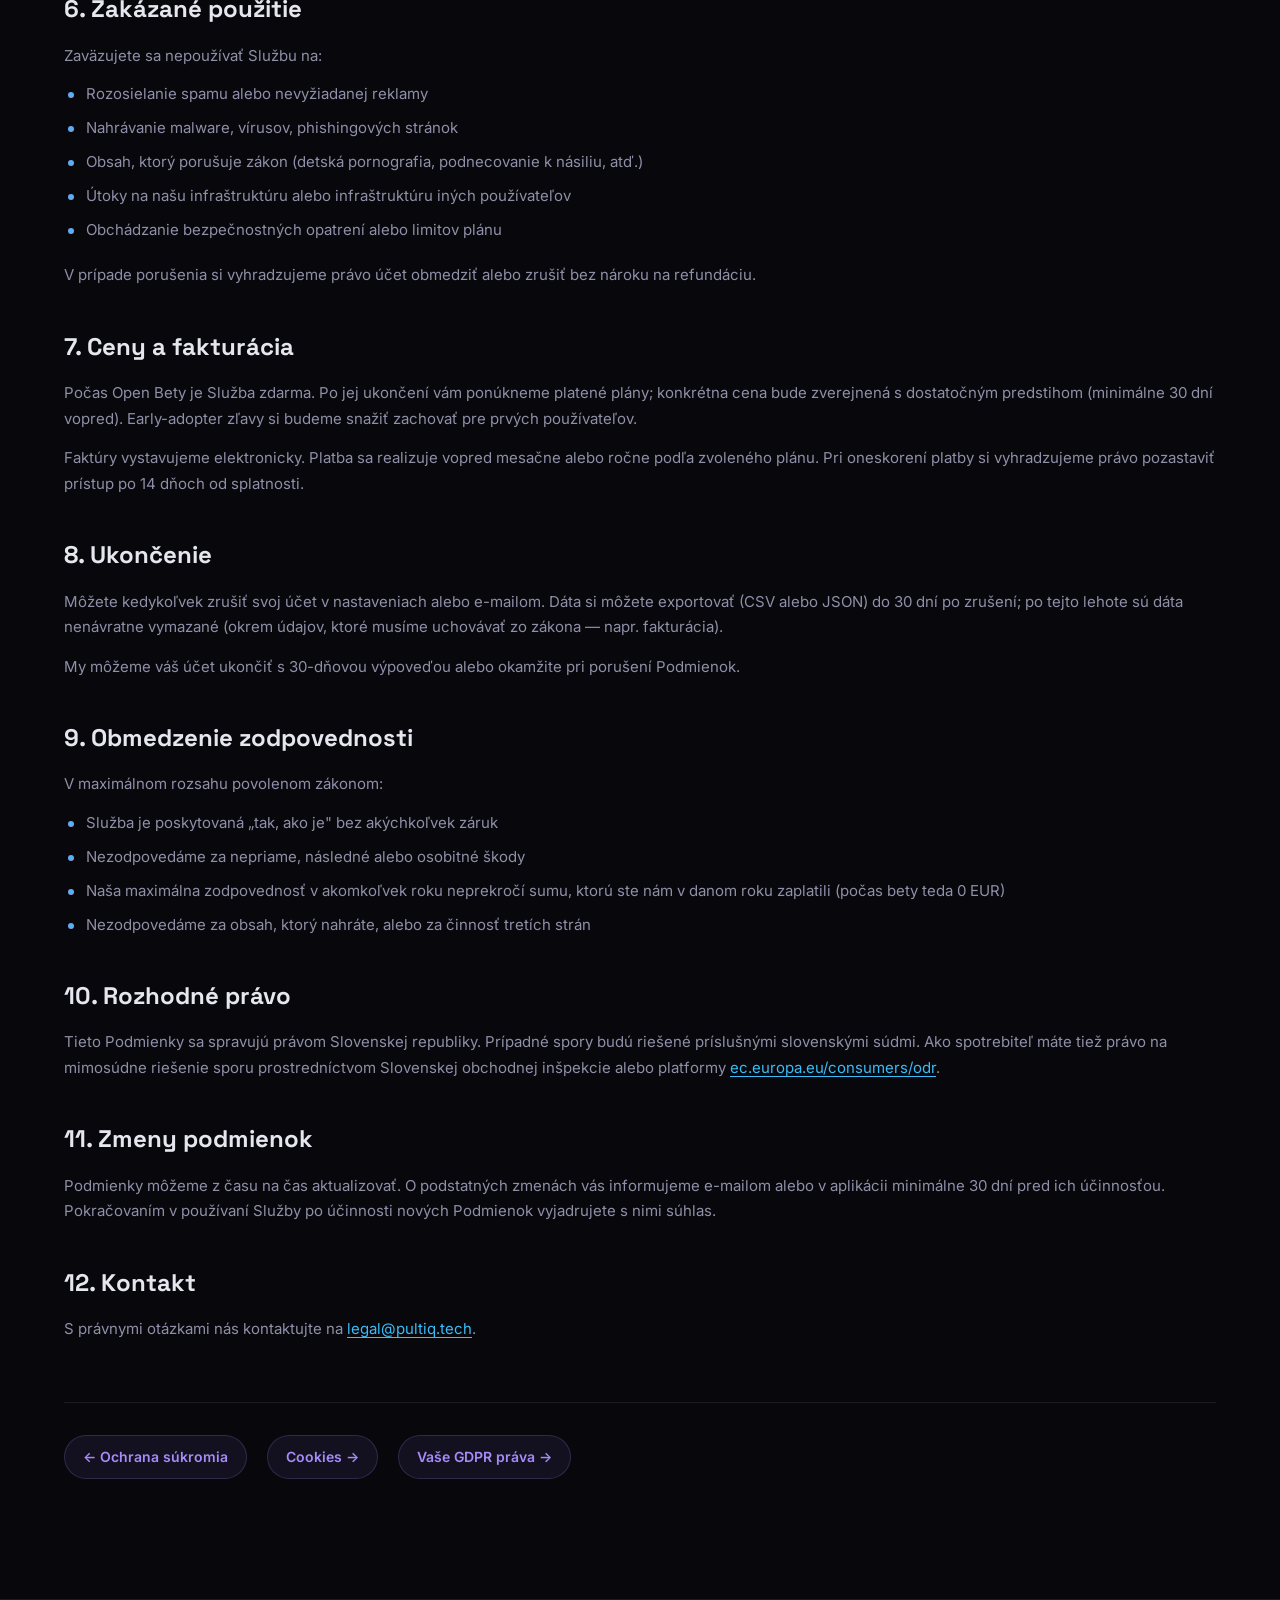
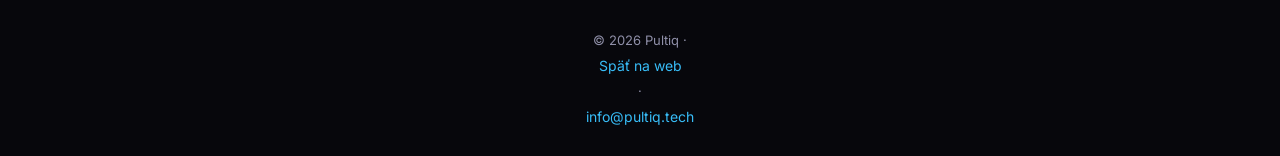
<file: www.pultiq.tech/terms.html>
<!DOCTYPE html>
<html lang="sk">
<head>
<meta charset="UTF-8" />
<meta name="viewport" content="width=device-width, initial-scale=1.0" />
<title>Obchodné podmienky — Pultiq</title>
<meta name="description" content="Obchodné podmienky používania platformy Pultiq — zmluvné vzťahy, beta upozornenia, licencia, obmedzenia zodpovednosti a ďalšie podmienky." />
<meta name="robots" content="index, follow" />
<link rel="canonical" href="https://www.pultiq.tech/terms.html" />
<link rel="preconnect" href="https://fonts.googleapis.com">
<link rel="preconnect" href="https://fonts.gstatic.com" crossorigin>
<link href="https://fonts.googleapis.com/css2?family=Inter:wght@300;400;500;600;700&family=Space+Grotesk:wght@400;500;700&display=swap" rel="stylesheet">
<link rel="icon" type="image/svg+xml" href="favicon.svg" />
<link rel="stylesheet" href="style.css" />
<script defer data-domain="pultiq.tech" src="https://plausible.io/js/script.outbound-links.js"></script>
</head>
<body class="legal-page">
<div class="bg-gradient"></div>

<nav class="nav scrolled">
  <div class="nav-inner">
    <a href="/" class="logo">
      <span class="logo-mark">
        <svg viewBox="25 45 310 160" xmlns="http://www.w3.org/2000/svg">
          <defs>
            <linearGradient id="lg2LL" x1="0%" y1="100%" x2="0%" y2="0%"><stop offset="0%" stop-color="#a78bfa"/><stop offset="100%" stop-color="#38bdf8"/></linearGradient>
            <linearGradient id="lg2RL" x1="0%" y1="100%" x2="0%" y2="0%"><stop offset="0%" stop-color="#f472b6"/><stop offset="100%" stop-color="#38bdf8"/></linearGradient>
          </defs>
          <path d="M 30 120 L 30 80 A 30 30 0 0 1 60 50 L 300 50 A 30 30 0 0 1 330 80 L 330 120 Z" fill="#38bdf8"/>
          <rect x="30" y="120" width="70" height="80" fill="url(#lg2LL)"/>
          <rect x="260" y="120" width="70" height="80" fill="url(#lg2RL)"/>
          <rect x="115" y="68" width="55" height="34" rx="12" fill="#07070c"/>
          <rect x="190" y="68" width="55" height="34" rx="12" fill="#07070c"/>
        </svg>
      </span>
      <span>pultiq</span>
      <span class="beta-pill">Open Beta</span>
    </a>
    <a href="/" class="btn btn-ghost btn-sm">← Späť na web</a>
  </div>
</nav>

<main class="legal">
  <div class="container legal-container">
    <div class="legal-head">
      <div class="eyebrow">Právne</div>
      <h1>Obchodné podmienky</h1>
      <p class="legal-updated">Posledná aktualizácia: 19. apríla 2026</p>
    </div>

    <p class="legal-lead">Tieto obchodné podmienky (ďalej len „Podmienky") upravujú používanie platformy <strong>Pultiq</strong> dostupnej na <a href="https://www.pultiq.tech">www.pultiq.tech</a>. Používaním Pultiqu vyjadrujete súhlas s týmito Podmienkami.</p>

    <h2>1. Definície</h2>
    <ul>
      <li><strong>Poskytovateľ / my</strong> — tím Pultiq, prevádzkovateľ služby</li>
      <li><strong>Používateľ / vy</strong> — fyzická alebo právnická osoba, ktorá si vytvorila účet</li>
      <li><strong>Služba</strong> — platforma Pultiq a všetky jej funkcie</li>
      <li><strong>Obsah</strong> — dáta, ktoré vy alebo vaši zákazníci nahráte do Pultiqu</li>
      <li><strong>Open Beta</strong> — obdobie verejného testovania, počas ktorého je Služba poskytovaná zdarma</li>
    </ul>

    <h2>2. Open Beta upozornenie</h2>
    <p>Pultiq sa aktuálne nachádza v <strong>Open Beta</strong> verzii. To znamená:</p>
    <ul>
      <li>Služba je poskytovaná zdarma bez záručných povinností</li>
      <li>Funkčnosť sa môže meniť, pribúdať aj miznúť</li>
      <li>Môžu sa vyskytnúť prestoje, chyby alebo strata dát — pravidelne zálohujte kritické dáta</li>
      <li>Neposkytujeme SLA dostupnosť; o väčších výpadkoch sa vás budeme snažiť informovať vopred</li>
      <li>Po skončení bety vám ponúkneme zvýhodnené plány ako early-adopter</li>
    </ul>

    <h2>3. Registrácia a účet</h2>
    <p>Na používanie Služby je potrebná registrácia. Musíte mať minimálne 16 rokov a poskytnúť pravdivé údaje. Zodpovedáte za bezpečnosť prihlasovacích údajov a za akúkoľvek aktivitu pod vaším účtom. Pri akomkoľvek podozrení o kompromitovaní účtu nás bezodkladne kontaktujte.</p>

    <h2>4. Licencia na používanie</h2>
    <p>Udeľujeme vám nevýhradnú, neprevoditeľnú, celosvetovú licenciu na používanie Služby v súlade s týmito Podmienkami. Licencia nezahŕňa právo na:</p>
    <ul>
      <li>Spätné inžinierstvo, dekompiláciu alebo kopírovanie zdrojového kódu</li>
      <li>Preprodávanie Služby tretím stranám bez písomného súhlasu</li>
      <li>Používanie na činnosti, ktoré porušujú zákon alebo práva tretích strán</li>
    </ul>

    <h2>5. Váš obsah</h2>
    <p>Obsah, ktorý nahráte do Pultiqu, zostáva vašim vlastníctvom. Udeľujete nám obmedzenú licenciu na jeho spracovanie výhradne za účelom poskytovania Služby (ukladanie, zobrazovanie, zálohovanie, spracovanie AI funkciami). Nepoužívame ho na marketing, trénovanie AI modelov ani iné účely.</p>
    <p>Zodpovedáte za to, že máte právo nahrať daný obsah a že nepodlieha autorským právam tretích strán bez licencie.</p>

    <h2>6. Zakázané použitie</h2>
    <p>Zaväzujete sa nepoužívať Službu na:</p>
    <ul>
      <li>Rozosielanie spamu alebo nevyžiadanej reklamy</li>
      <li>Nahrávanie malware, vírusov, phishingových stránok</li>
      <li>Obsah, ktorý porušuje zákon (detská pornografia, podnecovanie k násiliu, atď.)</li>
      <li>Útoky na našu infraštruktúru alebo infraštruktúru iných používateľov</li>
      <li>Obchádzanie bezpečnostných opatrení alebo limitov plánu</li>
    </ul>
    <p>V prípade porušenia si vyhradzujeme právo účet obmedziť alebo zrušiť bez nároku na refundáciu.</p>

    <h2>7. Ceny a fakturácia</h2>
    <p>Počas Open Bety je Služba zdarma. Po jej ukončení vám ponúkneme platené plány; konkrétna cena bude zverejnená s dostatočným predstihom (minimálne 30 dní vopred). Early-adopter zľavy si budeme snažiť zachovať pre prvých používateľov.</p>
    <p>Faktúry vystavujeme elektronicky. Platba sa realizuje vopred mesačne alebo ročne podľa zvoleného plánu. Pri oneskorení platby si vyhradzujeme právo pozastaviť prístup po 14 dňoch od splatnosti.</p>

    <h2>8. Ukončenie</h2>
    <p>Môžete kedykoľvek zrušiť svoj účet v nastaveniach alebo e-mailom. Dáta si môžete exportovať (CSV alebo JSON) do 30 dní po zrušení; po tejto lehote sú dáta nenávratne vymazané (okrem údajov, ktoré musíme uchovávať zo zákona — napr. fakturácia).</p>
    <p>My môžeme váš účet ukončiť s 30-dňovou výpoveďou alebo okamžite pri porušení Podmienok.</p>

    <h2>9. Obmedzenie zodpovednosti</h2>
    <p>V maximálnom rozsahu povolenom zákonom:</p>
    <ul>
      <li>Služba je poskytovaná „tak, ako je" bez akýchkoľvek záruk</li>
      <li>Nezodpovedáme za nepriame, následné alebo osobitné škody</li>
      <li>Naša maximálna zodpovednosť v akomkoľvek roku neprekročí sumu, ktorú ste nám v danom roku zaplatili (počas bety teda 0 EUR)</li>
      <li>Nezodpovedáme za obsah, ktorý nahráte, alebo za činnosť tretích strán</li>
    </ul>

    <h2>10. Rozhodné právo</h2>
    <p>Tieto Podmienky sa spravujú právom Slovenskej republiky. Prípadné spory budú riešené príslušnými slovenskými súdmi. Ako spotrebiteľ máte tiež právo na mimosúdne riešenie sporu prostredníctvom Slovenskej obchodnej inšpekcie alebo platformy <a href="https://ec.europa.eu/consumers/odr" target="_blank" rel="noopener">ec.europa.eu/consumers/odr</a>.</p>

    <h2>11. Zmeny podmienok</h2>
    <p>Podmienky môžeme z času na čas aktualizovať. O podstatných zmenách vás informujeme e-mailom alebo v aplikácii minimálne 30 dní pred ich účinnosťou. Pokračovaním v používaní Služby po účinnosti nových Podmienok vyjadrujete s nimi súhlas.</p>

    <h2>12. Kontakt</h2>
    <p>S právnymi otázkami nás kontaktujte na <a href="mailto:legal@pultiq.tech">legal@pultiq.tech</a>.</p>

    <div class="legal-nav">
      <a href="/privacy.html">← Ochrana súkromia</a>
      <a href="/cookies.html">Cookies →</a>
      <a href="/gdpr.html">Vaše GDPR práva →</a>
    </div>
  </div>
</main>

<footer class="footer">
  <div class="container footer-bottom">© 2026 Pultiq · <a href="/">Späť na web</a> · <a href="mailto:info@pultiq.tech">info@pultiq.tech</a></div>
</footer>
</body>
</html>
</file>
<file: www.pultiq.tech/style.css>
/* ========= LEGAL PAGES ========= */
.legal-page .bg-grid,
.legal-page .cursor-glow{display:none}
.legal-page .bg-gradient{opacity:0.5}
.legal{padding:120px 0 80px;min-height:80vh}
.legal-container{max-width:820px}
.legal-head{margin-bottom:48px;padding-bottom:32px;border-bottom:1px solid var(--border)}
.legal-head h1{
  font-family:'Space Grotesk',sans-serif;
  font-size:clamp(32px,5vw,52px);font-weight:700;
  line-height:1.1;letter-spacing:-0.02em;
  margin:10px 0 8px;
}
.legal-updated{color:var(--muted);font-size:14px}
.legal-lead{
  font-size:17px;line-height:1.7;color:var(--text);
  margin-bottom:40px;padding:20px 24px;
  background:rgba(167,139,250,0.06);
  border-left:3px solid var(--primary);
  border-radius:0 12px 12px 0;
}
.legal h2{
  font-family:'Space Grotesk',sans-serif;
  font-size:24px;font-weight:700;
  margin:40px 0 14px;color:var(--text);
}
.legal h3{
  font-family:'Space Grotesk',sans-serif;
  font-size:18px;font-weight:600;
  margin:28px 0 10px;color:#c4b5fd;
}
.legal p{
  color:var(--muted);line-height:1.7;margin-bottom:14px;font-size:15px;
}
.legal p strong{color:var(--text)}
.legal a{color:var(--primary-2);text-decoration:underline;text-underline-offset:3px;transition:color .2s}
.legal a:hover{color:var(--primary)}
.legal ul{
  margin:14px 0 20px;padding:0;list-style:none;
}
.legal ul li{
  position:relative;padding-left:22px;margin-bottom:10px;
  color:var(--muted);line-height:1.6;font-size:15px;
}
.legal ul li::before{
  content:"";position:absolute;left:4px;top:10px;
  width:6px;height:6px;border-radius:50%;
  background:var(--grad);
}
.legal ul li strong{color:var(--text)}
.legal code{
  background:rgba(255,255,255,0.06);padding:2px 6px;border-radius:4px;
  font-family:'SF Mono','Consolas',monospace;font-size:13px;color:#c4b5fd;
}
.legal-table{
  width:100%;border-collapse:collapse;margin:16px 0 24px;
  background:var(--card);border:1px solid var(--border);
  border-radius:10px;overflow:hidden;
}
.legal-table th,
.legal-table td{
  padding:12px 14px;text-align:left;font-size:14px;
  border-bottom:1px solid var(--border);
  color:var(--muted);line-height:1.5;
}
.legal-table th{
  background:rgba(255,255,255,0.03);
  color:var(--text);font-weight:600;font-size:13px;
}
.legal-table tr:last-child td{border-bottom:none}
.legal-table td strong{color:var(--text)}
.legal-nav{
  display:flex;gap:20px;flex-wrap:wrap;margin-top:60px;
  padding-top:32px;border-top:1px solid var(--border);
}
.legal-nav a{
  color:var(--primary);font-size:14px;font-weight:600;
  text-decoration:none;padding:10px 18px;border-radius:999px;
  background:rgba(167,139,250,0.08);border:1px solid rgba(167,139,250,0.2);
  transition:all .2s;
}
.legal-nav a:hover{
  background:rgba(167,139,250,0.18);
  border-color:rgba(167,139,250,0.4);
  transform:translateY(-1px);
}
.legal-page .footer{padding:30px 0 24px;border-top:1px solid var(--border)}
.legal-page .footer-bottom{padding-top:0;border:none}
.legal-page .footer-bottom a{color:var(--primary-2)}

/* ========= ICONS ========= */
svg.icon{
  width:1em;height:1em;flex-shrink:0;
  display:inline-block;vertical-align:middle;
}
.feature-icon svg.icon{width:28px;height:28px;color:#c4b5fd}
.cat-head .cat-icon svg.icon{width:28px;height:28px;color:#c4b5fd}
.strip-icon svg.icon{width:34px;height:34px;color:#e6e6ef}
.mock-nav-item svg.icon{width:16px;height:16px;color:inherit}
.mock-pill svg.icon{width:14px;height:14px}
.mock-search svg.icon{width:14px;height:14px}
.mock-ai-icon svg.icon{width:22px;height:22px;color:#c4b5fd}
.fc-icon svg.icon{width:18px;height:18px;color:#c4b5fd}
.fc-icon.green svg.icon{color:var(--success)}
.fc-icon.purple svg.icon{color:#f472b6}

/* ========= RESET ========= */
*,*::before,*::after{box-sizing:border-box;margin:0;padding:0}
html{scroll-behavior:smooth}
body{
  font-family:'Inter',system-ui,-apple-system,sans-serif;
  background:#07070c;color:#e6e6ef;line-height:1.6;
  overflow-x:hidden;-webkit-font-smoothing:antialiased;
}
a{color:inherit;text-decoration:none}
ul{list-style:none}
img,svg{max-width:100%;display:block}

:root{
  --bg:#07070c;
  --bg-2:#0c0c17;
  --card:rgba(255,255,255,0.03);
  --border:rgba(255,255,255,0.08);
  --text:#e6e6ef;
  --muted:#8f8fa8;
  --primary:#a78bfa;
  --primary-2:#38bdf8;
  --accent:#f472b6;
  --success:#34d399;
  --danger:#f87171;
  --amber:#fbbf24;
  --radius:16px;
  --grad:linear-gradient(135deg,#a78bfa 0%,#38bdf8 50%,#f472b6 100%);
}

.container{max-width:1200px;margin:0 auto;padding:0 24px}

/* ========= ANIMATED BG ========= */
.bg-gradient{
  position:fixed;inset:0;z-index:-2;
  background:var(--bg);
  transform:translateZ(0);
  will-change:transform;
}
.bg-gradient::before,.bg-gradient::after{
  content:"";position:absolute;inset:-10%;
  background:
    radial-gradient(ellipse 1200px 600px at 20% 10%,rgba(167,139,250,0.28),transparent 50%),
    radial-gradient(ellipse 1000px 500px at 80% 30%,rgba(56,189,248,0.20),transparent 50%),
    radial-gradient(ellipse 1200px 700px at 50% 80%,rgba(244,114,182,0.20),transparent 60%);
  transform:translateZ(0);
  will-change:transform;
  animation:bgDrift 20s ease-in-out infinite alternate;
}
.bg-gradient::after{animation-duration:28s;animation-direction:alternate-reverse;opacity:0.6}
@keyframes bgDrift{
  0%{transform:translate3d(0,0,0) scale(1)}
  100%{transform:translate3d(-4%,3%,0) scale(1.05)}
}
.bg-grid{
  position:fixed;inset:0;z-index:-1;pointer-events:none;
  background-image:
    linear-gradient(rgba(255,255,255,0.035) 1px,transparent 1px),
    linear-gradient(90deg,rgba(255,255,255,0.035) 1px,transparent 1px);
  background-size:60px 60px;
  opacity:0.5;
  transform:translateZ(0);
  -webkit-mask-image:radial-gradient(ellipse 80% 60% at 50% 40%,black,transparent 80%);
  mask-image:radial-gradient(ellipse 80% 60% at 50% 40%,black,transparent 80%);
}
.cursor-glow{
  position:fixed;top:0;left:0;width:500px;height:500px;border-radius:50%;
  background:radial-gradient(circle,rgba(167,139,250,0.18),transparent 60%);
  pointer-events:none;z-index:-1;
  transform:translate3d(-50%,-50%,0);
  will-change:transform;
}

/* ========= BUTTONS ========= */
.btn{
  display:inline-flex;align-items:center;gap:8px;
  padding:14px 24px;border-radius:999px;
  font-weight:600;font-size:15px;cursor:pointer;
  border:none;transition:all .25s cubic-bezier(.4,0,.2,1);
  position:relative;overflow:hidden;
}
.btn-sm{padding:10px 18px;font-size:14px}
.btn-primary{
  background:var(--grad);color:white;
  box-shadow:0 8px 32px rgba(167,139,250,0.4);
}
.btn-primary:hover{transform:translateY(-2px);box-shadow:0 12px 40px rgba(167,139,250,0.55)}
.btn-primary::before{
  content:"";position:absolute;inset:0;
  background:linear-gradient(120deg,transparent 30%,rgba(255,255,255,0.3) 50%,transparent 70%);
  transform:translateX(-100%);transition:transform .6s;
}
.btn-primary:hover::before{transform:translateX(100%)}
.btn-ghost{
  background:rgba(255,255,255,0.05);color:var(--text);
  border:1px solid var(--border);backdrop-filter:blur(10px);
}
.btn-ghost:hover{background:rgba(255,255,255,0.1);border-color:rgba(255,255,255,0.2)}
.btn.full{width:100%;justify-content:center}

/* ========= NAV ========= */
.nav{
  position:fixed;top:0;left:0;right:0;z-index:100;
  padding:16px 0;transition:all .3s;
}
.nav.scrolled{
  background:rgba(7,7,12,0.75);
  backdrop-filter:blur(16px);
  -webkit-backdrop-filter:blur(16px);
  border-bottom:1px solid var(--border);
  padding:10px 0;
}
.nav-inner{
  max-width:1200px;margin:0 auto;padding:0 24px;
  display:flex;align-items:center;justify-content:space-between;
}
.logo{display:flex;align-items:center;gap:10px;font-weight:800;font-size:20px;font-family:'Space Grotesk',sans-serif}
.beta-pill{
  padding:3px 10px;border-radius:999px;
  font-family:'Space Grotesk',sans-serif;
  font-size:10.5px;font-weight:700;letter-spacing:0.08em;
  text-transform:uppercase;
  background:linear-gradient(135deg,rgba(167,139,250,0.2),rgba(244,114,182,0.15));
  border:1px solid rgba(167,139,250,0.4);
  color:#c4b5fd;
  margin-left:4px;
}
.logo-mark{height:22px;display:flex;align-items:center}
.logo-mark svg{height:100%;width:auto;display:block}
.nav-links{display:flex;gap:32px}
.nav-links a{font-size:14px;color:var(--muted);transition:color .2s;position:relative}
.nav-links a:hover{color:var(--text)}
.nav-links a::after{
  content:"";position:absolute;bottom:-4px;left:0;right:0;height:2px;
  background:var(--grad);transform:scaleX(0);transition:transform .3s;
}
.nav-links a:hover::after{transform:scaleX(1)}
@media(max-width:768px){.nav-links{display:none}}

/* ========= HERO ========= */
.hero{
  min-height:100vh;display:flex;align-items:center;
  padding:140px 0 80px;position:relative;
}
.hero-badge{
  display:inline-flex;align-items:center;gap:10px;
  padding:8px 16px;border-radius:999px;
  background:rgba(167,139,250,0.1);
  border:1px solid rgba(167,139,250,0.25);
  font-size:13px;color:#c4b5fd;margin-bottom:28px;
}
.pulse-dot{
  width:8px;height:8px;border-radius:50%;background:#a78bfa;
  box-shadow:0 0 0 0 rgba(167,139,250,0.5);
  animation:pulse 2s infinite;
}
@keyframes pulse{
  0%{box-shadow:0 0 0 0 rgba(167,139,250,0.6)}
  70%{box-shadow:0 0 0 14px rgba(167,139,250,0)}
  100%{box-shadow:0 0 0 0 rgba(167,139,250,0)}
}
.hero-title{
  font-family:'Space Grotesk',sans-serif;
  font-size:clamp(44px,7vw,88px);
  font-weight:700;line-height:1.05;letter-spacing:-0.03em;
  margin-bottom:24px;
}
.word{display:inline-block;opacity:0;transform:translateY(40px) rotateX(-30deg)}
.word.grad{
  background:var(--grad);background-size:200% 200%;
  -webkit-background-clip:text;background-clip:text;color:transparent;
  animation:gradMove 6s ease infinite;
}
@keyframes gradMove{0%,100%{background-position:0% 50%}50%{background-position:100% 50%}}
.hero-sub{
  font-size:clamp(16px,1.5vw,20px);color:var(--muted);
  max-width:640px;margin-bottom:36px;
}
.hero-ctas{display:flex;gap:14px;flex-wrap:wrap;margin-bottom:80px}

/* ========= HERO VISUAL (dashboard mockup) ========= */
.hero-visual{
  position:relative;margin-top:40px;
  perspective:1200px;
  transform:translateZ(0);
}
.window{
  border-radius:16px;overflow:hidden;
  background:linear-gradient(180deg,#13131f 0%,#0c0c17 100%);
  border:1px solid var(--border);
  box-shadow:
    0 40px 100px rgba(0,0,0,0.6),
    0 0 80px rgba(167,139,250,0.15);
  transform:perspective(1200px) rotateX(8deg) translateZ(0);transform-origin:center bottom;
  transition:transform .6s cubic-bezier(.4,0,.2,1);
  will-change:transform;
}
.hero-visual:hover .window{transform:rotateX(2deg)}
.window-bar{
  display:flex;align-items:center;gap:8px;
  padding:14px 18px;background:rgba(255,255,255,0.03);
  border-bottom:1px solid var(--border);
}
.dot{width:12px;height:12px;border-radius:50%}
.dot.red{background:#ff5f57}.dot.yel{background:#febc2e}.dot.grn{background:#28c840}
.url-pill{
  margin-left:20px;padding:4px 16px;border-radius:8px;
  background:rgba(255,255,255,0.05);font-size:12px;color:var(--muted);
}
.window-body{display:grid;grid-template-columns:200px 1fr;min-height:420px}
.mock-side{padding:18px 12px;border-right:1px solid var(--border);background:rgba(0,0,0,0.2)}
.mock-logo{
  width:36px;height:36px;border-radius:10px;
  background:var(--grad);display:grid;place-items:center;
  font-weight:800;color:white;margin-bottom:20px;
}
.mock-nav-item{
  padding:10px 12px;border-radius:8px;font-size:13px;color:var(--muted);
  margin-bottom:4px;display:flex;gap:10px;align-items:center;
  transition:background .2s;
}
.mock-nav-item .badge{margin-left:auto}
.mock-nav-item:hover{background:rgba(255,255,255,0.04)}
.mock-nav-item.active{background:rgba(167,139,250,0.15);color:var(--text)}
.badge{background:var(--primary);color:white;padding:2px 8px;border-radius:10px;font-size:11px;font-weight:700}
.mock-main{padding:20px}
.mock-toolbar{display:flex;gap:12px;margin-bottom:18px}
.mock-search{flex:1;padding:10px 14px;background:rgba(255,255,255,0.04);border-radius:10px;font-size:13px;color:var(--muted);border:1px solid var(--border);display:flex;align-items:center;gap:8px}
.mock-pill{padding:10px 14px;background:rgba(167,139,250,0.15);border:1px solid rgba(167,139,250,0.3);border-radius:10px;font-size:13px;color:#c4b5fd;display:flex;align-items:center;gap:6px}
.mock-ticket{
  display:grid;grid-template-columns:auto 1fr auto;gap:14px;align-items:center;
  padding:14px 16px;border-radius:10px;
  background:rgba(255,255,255,0.02);border:1px solid var(--border);
  margin-bottom:8px;transition:all .2s;
}
.mock-ticket:hover{background:rgba(255,255,255,0.05);transform:translateX(4px)}
.mock-prio{width:4px;height:30px;border-radius:2px}
.p-high{background:var(--danger)}.p-med{background:var(--amber)}.p-low{background:var(--success)}
.mock-subj{font-size:14px;font-weight:500}
.mock-meta{font-size:12px;color:var(--muted);margin-top:2px}
.mock-tag{padding:4px 10px;border-radius:999px;font-size:11px;font-weight:600}
.tag-red{background:rgba(248,113,113,0.15);color:var(--danger)}
.tag-amber{background:rgba(251,191,36,0.15);color:var(--amber)}
.tag-green{background:rgba(52,211,153,0.15);color:var(--success)}
.mock-ai{
  margin-top:14px;padding:14px;border-radius:10px;
  background:linear-gradient(135deg,rgba(167,139,250,0.1),rgba(56,189,248,0.08));
  border:1px solid rgba(167,139,250,0.25);
  display:flex;gap:12px;align-items:flex-start;
}
.mock-ai-icon{font-size:22px;animation:floaty 3s ease-in-out infinite}
.mock-ai-title{font-size:13px;font-weight:700;color:#c4b5fd;margin-bottom:4px}
.mock-ai-body{font-size:12px;color:var(--muted)}
@keyframes floaty{0%,100%{transform:translateY(0)}50%{transform:translateY(-4px)}}

.floating-card{
  position:absolute;padding:14px 18px;border-radius:14px;
  background:rgba(20,20,30,0.95);
  border:1px solid var(--border);
  display:flex;align-items:center;gap:12px;
  box-shadow:0 20px 60px rgba(0,0,0,0.4);
  animation:floaty 4s ease-in-out infinite;
  will-change:transform;
}
.floating-card strong{display:block;font-size:13px}
.floating-card span{display:block;font-size:11px;color:var(--muted)}
.fc-icon{width:36px;height:36px;border-radius:10px;background:rgba(167,139,250,0.2);display:grid;place-items:center;font-size:18px}
.fc-icon.green{background:rgba(52,211,153,0.2)}
.fc-icon.purple{background:rgba(244,114,182,0.2)}
.fc-1{top:20%;left:-40px;animation-delay:0s}
.fc-2{top:50%;right:-30px;animation-delay:1s}
.fc-3{bottom:10%;left:10%;animation-delay:2s}
@media(max-width:900px){.floating-card{display:none}}
@media(max-width:700px){
  .window-body{grid-template-columns:1fr}
  .mock-side{display:none}
}

/* ========= SCROLL HINT ========= */
.scroll-hint{
  position:absolute;bottom:30px;left:50%;transform:translateX(-50%);
  display:flex;flex-direction:column;align-items:center;gap:8px;
  color:var(--muted);font-size:12px;
}
.scroll-hint span{
  width:24px;height:40px;border:2px solid var(--muted);border-radius:12px;
  position:relative;
}
.scroll-hint span::after{
  content:"";position:absolute;top:6px;left:50%;transform:translateX(-50%);
  width:4px;height:8px;background:var(--muted);border-radius:2px;
  animation:scrollDown 1.8s ease-in-out infinite;
}
@keyframes scrollDown{
  0%{top:6px;opacity:1}
  100%{top:22px;opacity:0}
}

/* ========= TICKER ========= */
.ticker-section{padding:40px 0;border-top:1px solid var(--border);border-bottom:1px solid var(--border);overflow:hidden;background:rgba(0,0,0,0.2)}
.ticker{overflow:hidden;mask-image:linear-gradient(90deg,transparent,black 10%,black 90%,transparent)}
.ticker-track{display:flex;gap:48px;animation:ticker 30s linear infinite;white-space:nowrap;width:max-content}
.ticker-track span{font-size:20px;font-weight:600;color:var(--muted);font-family:'Space Grotesk',sans-serif}
@keyframes ticker{0%{transform:translateX(0)}100%{transform:translateX(-50%)}}

/* ========= STATS ========= */
.stats{padding:80px 0}
.stats-grid{display:grid;grid-template-columns:repeat(4,1fr);gap:24px}
@media(max-width:700px){.stats-grid{grid-template-columns:repeat(2,1fr)}}
.stat{
  padding:32px 20px;text-align:center;border-radius:var(--radius);
  background:var(--card);border:1px solid var(--border);
  transition:all .3s;
}
.stat:hover{transform:translateY(-4px);border-color:rgba(167,139,250,0.4);background:rgba(167,139,250,0.05)}
.stat-num{
  font-family:'Space Grotesk',sans-serif;font-size:48px;font-weight:700;
  background:var(--grad);-webkit-background-clip:text;background-clip:text;color:transparent;
}
.stat-lbl{color:var(--muted);font-size:14px;margin-top:6px}

/* ========= SECTIONS ========= */
.section{padding:120px 0;content-visibility:auto;contain-intrinsic-size:800px}
.section-head{text-align:center;max-width:700px;margin:0 auto 60px}
.eyebrow{
  display:inline-block;padding:6px 14px;border-radius:999px;
  background:rgba(167,139,250,0.1);border:1px solid rgba(167,139,250,0.25);
  font-size:12px;font-weight:600;color:#c4b5fd;letter-spacing:0.05em;
  text-transform:uppercase;margin-bottom:16px;
}
.section-head h2{
  font-family:'Space Grotesk',sans-serif;
  font-size:clamp(32px,4.5vw,52px);font-weight:700;
  line-height:1.1;letter-spacing:-0.02em;margin-bottom:16px;
}
.section-head p{color:var(--muted);font-size:18px}

/* ========= FEATURES ========= */
.feature-cat{margin-bottom:16px;border-radius:14px;overflow:hidden}
.feature-cat:last-child{margin-bottom:0}
.feature-cat[open]{margin-bottom:24px}
.cat-head{
  display:flex;align-items:center;gap:18px;
  padding:20px 24px;
  border-radius:14px;
  background:linear-gradient(135deg,rgba(167,139,250,0.08),rgba(56,189,248,0.04));
  border:1px solid rgba(167,139,250,0.15);
  cursor:pointer;list-style:none;
  transition:background .25s,border-color .25s;
}
.cat-head::-webkit-details-marker{display:none}
.cat-head:hover{
  background:linear-gradient(135deg,rgba(167,139,250,0.14),rgba(56,189,248,0.07));
  border-color:rgba(167,139,250,0.3);
}
.feature-cat[open] .cat-head{
  border-bottom-left-radius:0;
  border-bottom-right-radius:0;
  margin-bottom:24px;
}
.cat-toggle{
  margin-left:auto;flex-shrink:0;
  width:36px;height:36px;display:grid;place-items:center;
  border-radius:50%;
  background:rgba(167,139,250,0.12);
  border:1px solid rgba(167,139,250,0.25);
  color:#c4b5fd;
  font-family:'Space Grotesk',sans-serif;
  font-size:22px;font-weight:400;line-height:1;
  transition:transform .35s cubic-bezier(.4,0,.2,1),background .25s;
}
.cat-head:hover .cat-toggle{background:rgba(167,139,250,0.22)}
.feature-cat[open] .cat-toggle{transform:rotate(45deg)}
.cat-head .cat-icon{
  font-size:32px;width:56px;height:56px;flex-shrink:0;
  display:grid;place-items:center;border-radius:12px;
  background:rgba(167,139,250,0.12);
  border:1px solid rgba(167,139,250,0.25);
}
.cat-head h3{
  font-family:'Space Grotesk',sans-serif;
  font-size:22px;margin-bottom:2px;
}
.cat-head p{color:var(--muted);font-size:14px;line-height:1.4}
@media(max-width:600px){
  .cat-head{flex-direction:column;text-align:center;gap:10px;padding:18px}
}
.feature-grid{display:grid;grid-template-columns:repeat(4,1fr);gap:18px}
@media(max-width:1100px){.feature-grid{grid-template-columns:repeat(2,1fr)}}
@media(max-width:600px){.feature-grid{grid-template-columns:1fr}}
.feature{
  padding:32px;border-radius:var(--radius);
  background:var(--card);border:1px solid var(--border);
  transition:all .4s cubic-bezier(.4,0,.2,1);
  position:relative;overflow:hidden;
}
.feature::before{
  content:"";position:absolute;top:0;left:0;right:0;height:1px;
  background:var(--grad);opacity:0;transition:opacity .3s;
}
.feature:hover{transform:translateY(-6px);border-color:rgba(167,139,250,0.3);background:rgba(255,255,255,0.05)}
.feature:hover::before{opacity:1}
.feature-icon{
  font-size:36px;margin-bottom:18px;
  display:inline-grid;place-items:center;
  width:60px;height:60px;border-radius:14px;
  background:linear-gradient(135deg,rgba(167,139,250,0.15),rgba(56,189,248,0.08));
  border:1px solid rgba(167,139,250,0.2);
  transition:transform .4s;
}
.feature:hover .feature-icon{transform:rotate(-6deg) scale(1.1)}
.feature h3{font-family:'Space Grotesk',sans-serif;font-size:22px;margin-bottom:10px}
.feature p{color:var(--muted);font-size:15px}

/* ========= WORKFLOW ========= */
.workflow{background:linear-gradient(180deg,transparent,rgba(167,139,250,0.03),transparent)}
.steps{display:grid;grid-template-columns:repeat(4,1fr);gap:24px;position:relative}
@media(max-width:900px){.steps{grid-template-columns:repeat(2,1fr)}}
@media(max-width:500px){.steps{grid-template-columns:1fr}}
.step{
  padding:28px;border-radius:var(--radius);
  background:var(--card);border:1px solid var(--border);
  position:relative;transition:all .3s;
}
.step:hover{transform:translateY(-4px);border-color:rgba(167,139,250,0.3)}
.step-num{
  font-family:'Space Grotesk',sans-serif;font-size:42px;font-weight:700;
  background:var(--grad);-webkit-background-clip:text;background-clip:text;color:transparent;
  margin-bottom:12px;
}
.step h3{font-family:'Space Grotesk',sans-serif;font-size:20px;margin-bottom:8px}
.step p{color:var(--muted);font-size:14px}

/* ========= STACK ========= */
.stack-grid{display:grid;grid-template-columns:repeat(4,1fr);gap:18px}
@media(max-width:900px){.stack-grid{grid-template-columns:repeat(2,1fr)}}
.stack-card{
  padding:24px;border-radius:var(--radius);text-align:center;
  background:var(--card);border:1px solid var(--border);
  transition:all .3s;
}
.stack-card:hover{transform:translateY(-4px) scale(1.02);border-color:rgba(56,189,248,0.3);background:rgba(56,189,248,0.05)}
.stack-emoji{font-size:36px;margin-bottom:12px}
.stack-card h4{font-family:'Space Grotesk',sans-serif;font-size:16px;margin-bottom:4px}
.stack-card p{color:var(--muted);font-size:13px}

/* ========= COMPARISON (Before/After) ========= */
.compare-section{background:linear-gradient(180deg,transparent,rgba(244,114,182,0.03),transparent)}
.compare-grid{display:grid;grid-template-columns:1fr 1fr;gap:24px}
@media(max-width:900px){.compare-grid{grid-template-columns:1fr}}
.compare-col{
  padding:36px 32px;border-radius:20px;
  background:var(--card);border:1px solid var(--border);
  position:relative;transition:all .3s;
}
.compare-before{border-color:rgba(248,113,113,0.2);background:linear-gradient(180deg,rgba(248,113,113,0.04),transparent)}
.compare-after{border-color:rgba(52,211,153,0.25);background:linear-gradient(180deg,rgba(52,211,153,0.05),transparent)}
.compare-head{margin-bottom:24px;padding-bottom:20px;border-bottom:1px dashed var(--border)}
.compare-badge{
  display:inline-block;padding:5px 12px;border-radius:999px;
  font-size:11px;font-weight:700;letter-spacing:0.05em;
  text-transform:uppercase;margin-bottom:10px;
}
.compare-badge.bad{background:rgba(248,113,113,0.15);color:#fca5a5;border:1px solid rgba(248,113,113,0.3)}
.compare-badge.good{background:rgba(52,211,153,0.15);color:#6ee7b7;border:1px solid rgba(52,211,153,0.3)}
.compare-head h3{font-family:'Space Grotesk',sans-serif;font-size:22px;line-height:1.25}
.compare-list{display:flex;flex-direction:column;gap:14px}
.compare-list li{
  padding-left:32px;position:relative;font-size:15px;line-height:1.55;color:var(--text);
}
.compare-before .compare-list li::before{
  content:"✗";position:absolute;left:0;top:-2px;
  width:22px;height:22px;display:grid;place-items:center;
  border-radius:50%;background:rgba(248,113,113,0.15);color:var(--danger);
  font-size:13px;font-weight:700;
}
.compare-after .compare-list li::before{
  content:"✓";position:absolute;left:0;top:-2px;
  width:22px;height:22px;display:grid;place-items:center;
  border-radius:50%;background:rgba(52,211,153,0.15);color:var(--success);
  font-size:13px;font-weight:700;
}

/* ========= AUDIENCE STRIPS ========= */
.audience-strips{display:flex;flex-direction:column;gap:14px}
.audience-strip{
  border-radius:18px;
  background:var(--card);border:1px solid var(--border);
  position:relative;overflow:hidden;
  transition:border-color .3s,background .3s;
}
.audience-strip::before{
  content:"";position:absolute;left:0;top:0;bottom:0;width:4px;
  background:var(--strip,var(--grad));transition:width .35s;
  z-index:1;
}
.audience-strip:hover{
  border-color:rgba(167,139,250,0.3);
  background:rgba(255,255,255,0.04);
}
.audience-strip:hover::before{width:6px}
.audience-strip[open]{
  border-color:rgba(167,139,250,0.35);
  background:rgba(255,255,255,0.04);
}
.audience-strip[open]::before{width:6px}
.strip-head{
  display:grid;grid-template-columns:80px 1fr auto;gap:20px;align-items:center;
  padding:24px 28px;
  cursor:pointer;list-style:none;
}
.strip-head::-webkit-details-marker{display:none}
.strip-icon{
  font-size:42px;width:68px;height:68px;
  display:grid;place-items:center;border-radius:14px;
  background:rgba(255,255,255,0.04);border:1px solid var(--border);
}
.strip-body h3{font-family:'Space Grotesk',sans-serif;font-size:19px;margin-bottom:6px}
.strip-body p{color:var(--muted);font-size:14px;line-height:1.55}
.strip-tags{display:flex;gap:6px;flex-wrap:wrap;max-width:220px;justify-content:flex-end}
.strip-tags span{
  padding:4px 10px;border-radius:999px;font-size:11px;font-weight:600;
  background:rgba(167,139,250,0.1);border:1px solid rgba(167,139,250,0.2);
  color:#c4b5fd;white-space:nowrap;
}
.strip-toggle{
  width:34px;height:34px;flex-shrink:0;
  display:grid;place-items:center;border-radius:50%;
  background:rgba(167,139,250,0.12);
  border:1px solid rgba(167,139,250,0.25);
  color:#c4b5fd;
  font-family:'Space Grotesk',sans-serif;
  font-size:20px;font-weight:400;line-height:1;
  transition:transform .35s cubic-bezier(.4,0,.2,1),background .25s;
}
.strip-head:hover .strip-toggle{background:rgba(167,139,250,0.22)}
.audience-strip[open] .strip-toggle{transform:rotate(45deg)}
.strip-detail{
  padding:4px 28px 28px 28px;
  display:grid;grid-template-columns:1fr;gap:32px;
  border-top:1px dashed var(--border);
  margin:0 0 0 0;
  padding-top:24px;
}
.strip-detail.strip-detail-3{grid-template-columns:1fr 1.15fr}
.strip-detail-highlight{
  padding:20px 22px;border-radius:14px;
  background:linear-gradient(135deg,rgba(167,139,250,0.08),rgba(236,72,153,0.05));
  border:1px solid rgba(167,139,250,0.25);
  margin-top:-4px;
}
.strip-detail-highlight h4{color:#e9d5ff}
.strip-detail-highlight li strong{color:var(--text);font-weight:600}
.strip-detail-highlight li{font-size:13px}
@media(max-width:1100px){
  .strip-detail.strip-detail-3{grid-template-columns:1fr}
  .strip-detail-highlight{grid-column:1/-1}
}
.strip-detail h4{
  font-family:'Space Grotesk',sans-serif;font-size:13px;
  text-transform:uppercase;letter-spacing:0.08em;
  color:#c4b5fd;margin-bottom:14px;
}
.strip-detail ul{list-style:none;padding:0;display:flex;flex-direction:column;gap:8px}
.strip-detail li{
  padding-left:22px;position:relative;
  color:var(--muted);font-size:13.5px;line-height:1.55;
}
.strip-detail li::before{
  content:"";position:absolute;left:2px;top:8px;
  width:6px;height:6px;border-radius:50%;
  background:var(--strip,var(--grad));
}
@media(max-width:900px){
  .strip-head{grid-template-columns:60px 1fr auto;padding:20px}
  .strip-icon{font-size:32px;width:56px;height:56px}
  .strip-detail{grid-template-columns:1fr;gap:22px;padding:20px;padding-top:20px}
}

/* ========= FAQ ========= */
.faq-section{background:linear-gradient(180deg,transparent,rgba(167,139,250,0.03),transparent)}
.faq-list{max-width:820px;margin:0 auto;display:flex;flex-direction:column;gap:12px}
.faq{
  padding:0;border-radius:14px;
  background:var(--card);border:1px solid var(--border);
  transition:all .25s;overflow:hidden;
}
.faq:hover{border-color:rgba(167,139,250,0.25)}
.faq[open]{background:rgba(167,139,250,0.04);border-color:rgba(167,139,250,0.3)}
.faq summary{
  padding:20px 24px;cursor:pointer;
  font-family:'Space Grotesk',sans-serif;font-size:16px;font-weight:600;
  list-style:none;display:flex;justify-content:space-between;align-items:center;gap:16px;
  user-select:none;
}
.faq summary::-webkit-details-marker{display:none}
.faq summary::after{
  content:"+";font-size:24px;font-weight:400;color:var(--primary);
  transition:transform .3s;flex-shrink:0;line-height:1;
}
.faq[open] summary::after{transform:rotate(45deg)}
.faq p{
  padding:0 24px 22px;color:var(--muted);font-size:15px;line-height:1.65;
}

/* ========= SCENARIOS (dual marquee) ========= */
.scenarios-section{background:linear-gradient(180deg,transparent,rgba(56,189,248,0.03),transparent);overflow:hidden;content-visibility:visible}
.scenarios-section .container{max-width:100%;padding:0}
.scenarios-wrap{
  position:relative;
  padding:0 72px;
  overflow:hidden;
}
.scenarios-tracks{
  display:flex;flex-direction:column;gap:28px;overflow:hidden;
  -webkit-mask-image:linear-gradient(90deg,transparent 0,#000 9%,#000 91%,transparent 100%);
  mask-image:linear-gradient(90deg,transparent 0,#000 9%,#000 91%,transparent 100%);
}
.scen-track{
  display:flex;gap:28px;width:max-content;
  will-change:transform;
  transform:translate3d(0,0,0);
}
.scen-track .scenario{
  width:360px;flex-shrink:0;
  padding:22px 24px;border-radius:var(--radius);
  background:var(--card);border:1px solid var(--border);
  position:relative;overflow:hidden;
  transition:border-color .3s,background .3s;
}
.scen-track .scenario:hover{border-color:rgba(56,189,248,0.3);background:rgba(56,189,248,0.04)}
.scen-track .scenario::before{
  content:"";position:absolute;left:0;top:0;bottom:0;width:3px;
  background:var(--grad);opacity:0.7;
}
.scen-arrow{
  position:absolute;top:50%;transform:translateY(-50%);z-index:5;
  width:48px;height:48px;border-radius:50%;
  border:1px solid var(--border);
  background:rgba(20,20,30,0.92);color:var(--text);cursor:pointer;
  display:grid;place-items:center;
  transition:all .2s;
  user-select:none;-webkit-tap-highlight-color:transparent;
}
.scen-arrow svg{width:22px;height:22px}
.scen-arrow:hover{background:rgba(167,139,250,0.22);border-color:rgba(167,139,250,0.5);transform:translateY(-50%) scale(1.08)}
.scen-arrow:active{transform:translateY(-50%) scale(0.95)}
.scen-arrow.left{left:12px}
.scen-arrow.right{right:12px}
@media(max-width:700px){
  .scenarios-wrap{padding:0 56px}
  .scen-track .scenario{width:280px;padding:18px 20px}
  .scen-arrow{width:40px;height:40px}
  .scen-arrow svg{width:18px;height:18px}
}
.scenario-time{
  display:inline-block;padding:4px 12px;border-radius:999px;
  background:rgba(56,189,248,0.1);border:1px solid rgba(56,189,248,0.25);
  font-size:11px;font-weight:600;color:#7dd3fc;letter-spacing:0.03em;
  margin-bottom:12px;font-family:'Space Grotesk',sans-serif;
}
.scenario h3{font-family:'Space Grotesk',sans-serif;font-size:17px;margin-bottom:8px;line-height:1.3}
.scenario p{color:var(--muted);font-size:13.5px;line-height:1.6}

/* ========= COMING SOON (pricing placeholder) ========= */
.coming-soon{
  max-width:680px;margin:0 auto;text-align:center;
  padding:60px 40px;border-radius:24px;
  background:linear-gradient(160deg,rgba(167,139,250,0.1),rgba(56,189,248,0.06),rgba(244,114,182,0.08));
  border:1px solid rgba(167,139,250,0.3);
  position:relative;overflow:hidden;
}
.coming-soon::before{
  content:"";position:absolute;top:-50%;left:-50%;
  width:200%;height:200%;
  background:conic-gradient(from 0deg,transparent,rgba(167,139,250,0.18),transparent 30%);
  animation:spin 12s linear infinite;z-index:0;
  will-change:transform;
}
.coming-soon > *{position:relative;z-index:1}
.coming-badge{
  display:inline-block;padding:6px 16px;border-radius:999px;
  background:var(--grad);color:white;
  font-family:'Space Grotesk',sans-serif;
  font-size:12px;font-weight:700;letter-spacing:0.1em;
  text-transform:uppercase;margin-bottom:20px;
  box-shadow:0 8px 30px rgba(167,139,250,0.4);
}
.coming-soon h3{
  font-family:'Space Grotesk',sans-serif;
  font-size:clamp(26px,3.5vw,36px);
  font-weight:700;margin-bottom:14px;
}
.coming-soon > p{color:var(--muted);font-size:16px;margin-bottom:32px;max-width:540px;margin-left:auto;margin-right:auto}
.coming-features{
  display:flex;flex-direction:column;gap:14px;margin-bottom:36px;text-align:left;
  max-width:480px;margin-left:auto;margin-right:auto;
}
.coming-feat{
  padding:14px 18px;border-radius:12px;
  background:rgba(255,255,255,0.03);border:1px solid var(--border);
}
.coming-feat strong{display:block;font-size:14px;color:var(--text);margin-bottom:3px}
.coming-feat span{display:block;font-size:13px;color:var(--muted);line-height:1.5}
.coming-cta{margin-top:4px}

/* ========= PRICING ========= */
.price-grid{display:grid;grid-template-columns:repeat(3,1fr);gap:24px;align-items:stretch}
@media(max-width:900px){.price-grid{grid-template-columns:1fr}}
.price{
  padding:36px 28px;border-radius:20px;
  background:var(--card);border:1px solid var(--border);
  position:relative;display:flex;flex-direction:column;
  transition:all .3s;
}
.price:hover{transform:translateY(-4px)}
.price.featured{
  background:linear-gradient(180deg,rgba(167,139,250,0.12),rgba(56,189,248,0.05));
  border-color:rgba(167,139,250,0.4);
  transform:scale(1.03);
}
.price.featured:hover{transform:scale(1.03) translateY(-4px)}
.badge-top{
  position:absolute;top:-12px;left:50%;transform:translateX(-50%);
  padding:6px 14px;border-radius:999px;
  background:var(--grad);color:white;font-size:12px;font-weight:700;
}
.price h3{font-family:'Space Grotesk',sans-serif;font-size:20px;margin-bottom:12px}
.price-num{font-family:'Space Grotesk',sans-serif;font-size:44px;font-weight:700;margin-bottom:24px}
.price-num span{font-size:16px;color:var(--muted);font-weight:500}
.price ul{flex:1;margin-bottom:24px;list-style:none;padding:0}
.price li{
  padding:8px 0 8px 30px;font-size:14px;color:var(--muted);
  position:relative;
}
.price li::before{
  content:"";position:absolute;left:0;top:9px;
  width:20px;height:20px;border-radius:50%;
  background:rgba(52,211,153,0.15);
  border:1px solid rgba(52,211,153,0.3);
}
.price li::after{
  content:"";position:absolute;left:5px;top:14px;
  width:10px;height:6px;
  border-left:2px solid var(--success);
  border-bottom:2px solid var(--success);
  transform:rotate(-45deg);
}

/* ========= CTA ========= */
.cta-section{padding:100px 0}
.cta-box{
  padding:60px 40px;border-radius:24px;text-align:center;
  background:linear-gradient(135deg,rgba(167,139,250,0.15),rgba(56,189,248,0.1),rgba(244,114,182,0.08));
  border:1px solid rgba(167,139,250,0.3);
  position:relative;overflow:hidden;
}
.cta-box{overflow:hidden}
.cta-box::before{
  content:"";position:absolute;top:50%;left:50%;
  width:200%;aspect-ratio:1/1;
  background:conic-gradient(from 0deg,transparent,rgba(167,139,250,0.22),transparent 30%);
  transform:translate3d(-50%,-50%,0) rotate(0deg);
  transform-origin:center;
  animation:spin 10s linear infinite;
  will-change:transform;z-index:-1;
}
@keyframes spin{to{transform:translate3d(-50%,-50%,0) rotate(360deg)}}
.cta-box h2{font-family:'Space Grotesk',sans-serif;font-size:clamp(28px,4vw,44px);margin-bottom:12px}
.cta-box p{color:var(--muted);font-size:18px;margin-bottom:32px}
.cta-form{display:flex;gap:10px;max-width:460px;margin:0 auto;flex-wrap:wrap}
.cta-form input{
  flex:1;min-width:200px;padding:14px 20px;border-radius:999px;
  background:rgba(0,0,0,0.3);border:1px solid var(--border);
  color:var(--text);font-size:15px;font-family:inherit;
}
.cta-form input:focus{outline:none;border-color:var(--primary)}
.cta-form input:disabled{opacity:0.5;cursor:not-allowed}
.cta-fine{
  margin-top:16px;font-size:12px;color:var(--muted);opacity:0.75;
}

/* ========= FOOTER ========= */
.footer{border-top:1px solid var(--border);padding:60px 0 24px;margin-top:40px}
.footer-inner{display:grid;grid-template-columns:2fr 1fr 1fr 1fr;gap:40px;margin-bottom:40px}
@media(max-width:700px){.footer-inner{grid-template-columns:1fr 1fr}}
.footer h5{font-family:'Space Grotesk',sans-serif;font-size:14px;margin-bottom:12px}
.footer a{display:block;color:var(--muted);font-size:14px;padding:4px 0;transition:color .2s}
.footer a:hover{color:var(--text)}
.footer .muted{color:var(--muted);font-size:14px;margin-top:12px;max-width:280px}
.footer-bottom{border-top:1px solid var(--border);padding-top:24px;text-align:center;color:var(--muted);font-size:13px}

/* ========= REVEAL ========= */
.reveal{opacity:0;transform:translateY(40px);transition:opacity .8s cubic-bezier(.4,0,.2,1),transform .8s cubic-bezier(.4,0,.2,1)}
.reveal.in{opacity:1;transform:translateY(0)}

/* Nav sign-in link (added for index-on-app deployment) */
.nav-actions { display: flex; align-items: center; gap: 16px; }
.nav-signin {
  color: #8f8fa8;
  font-size: 14px;
  font-weight: 500;
  transition: color 0.15s;
  text-decoration: none;
}
.nav-signin:hover { color: #e6e6ef; }
@media (max-width: 640px) {
  .nav-signin { display: none; }
}
</file>
